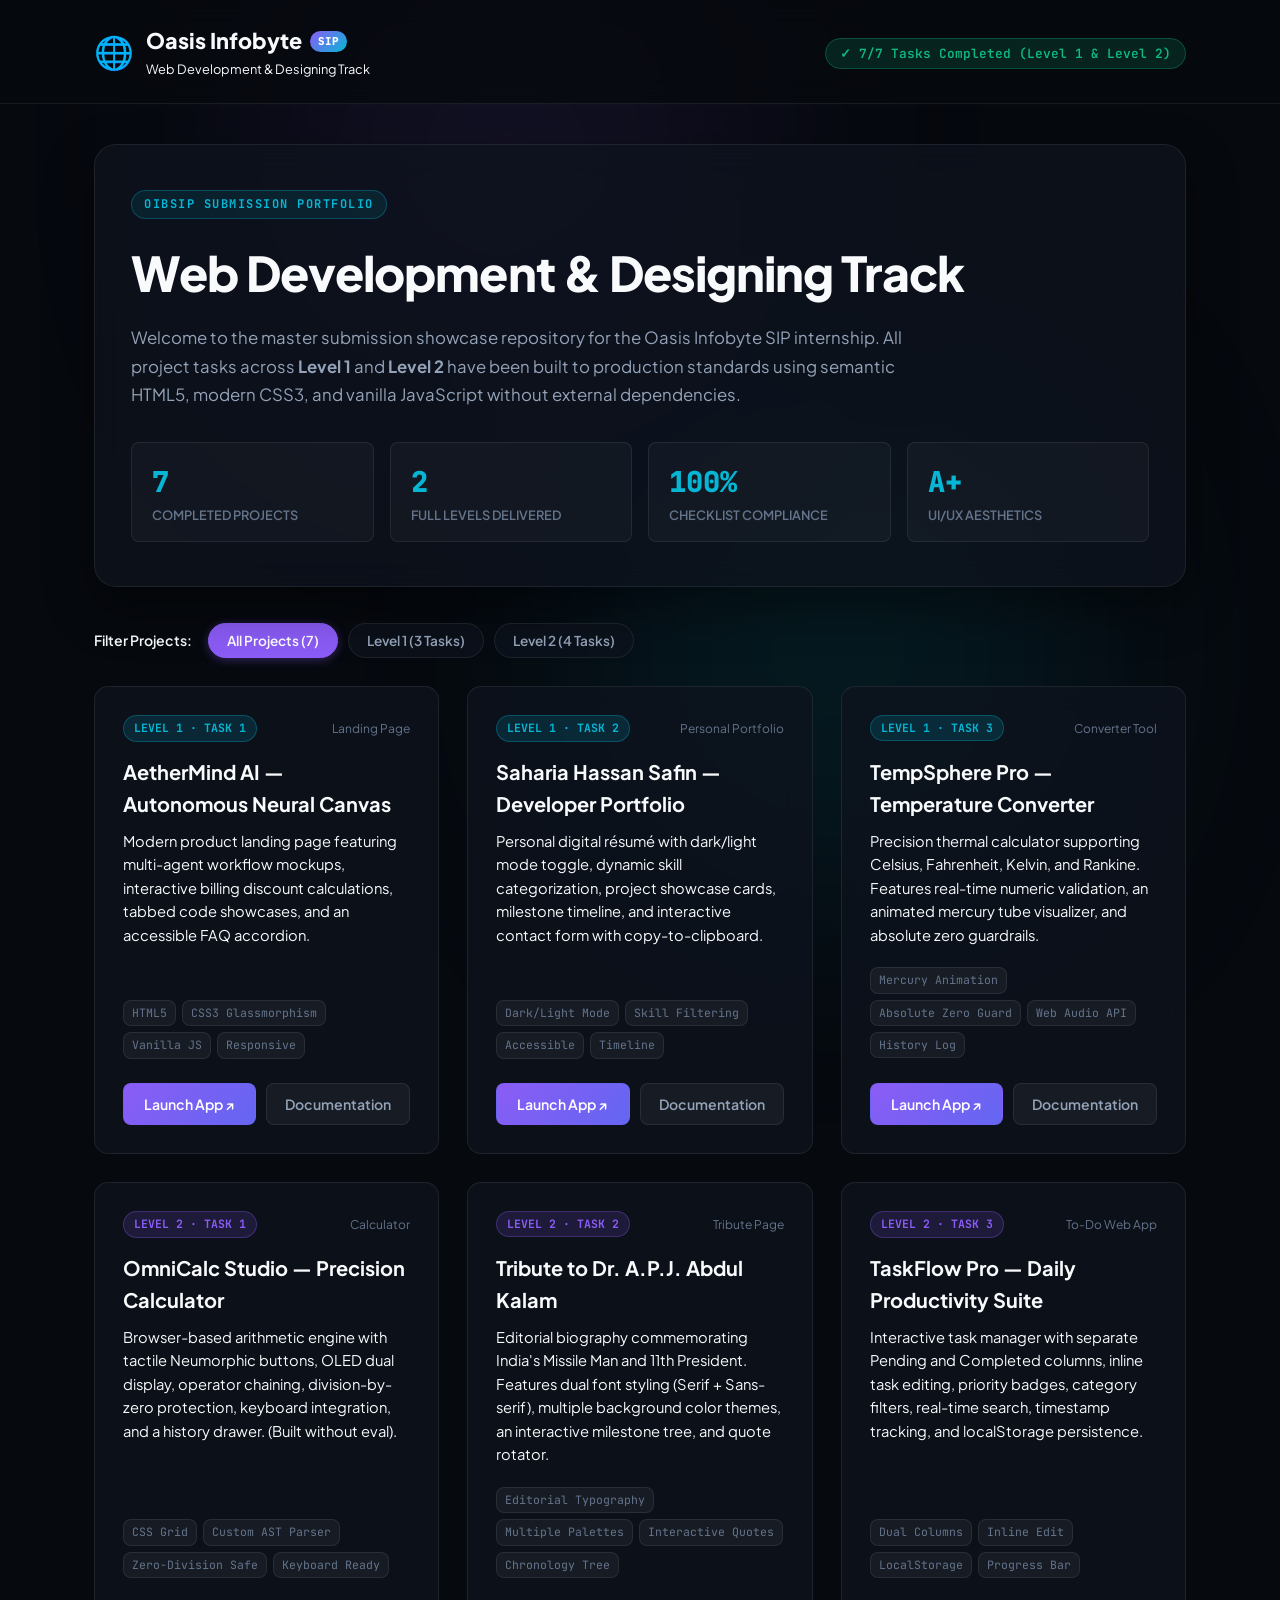
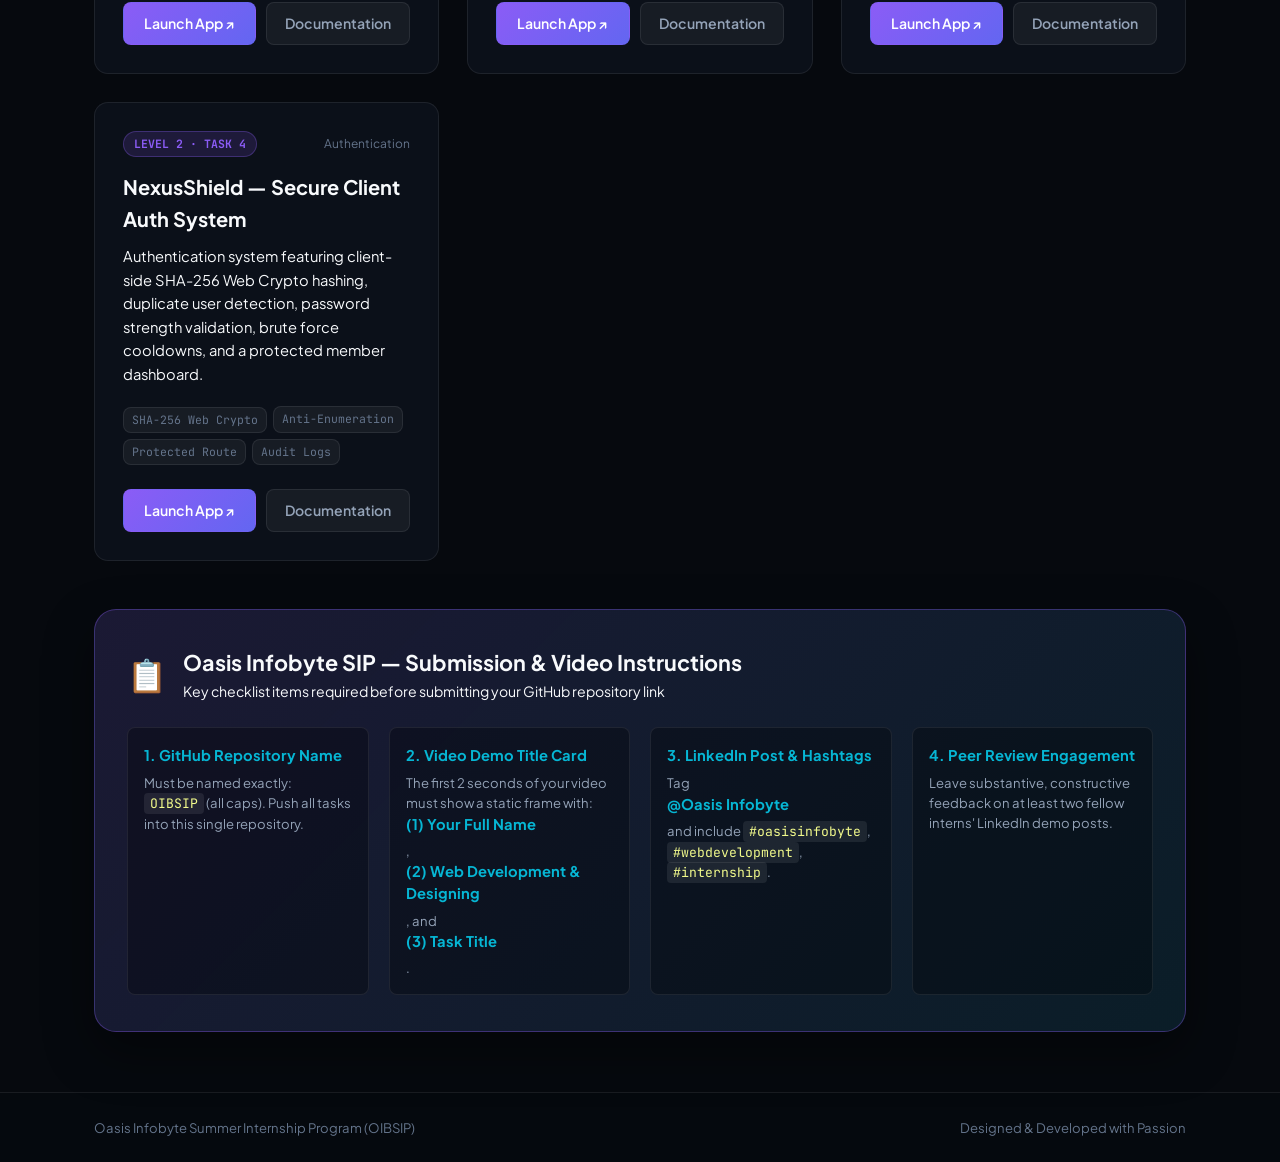
<file: index.html>
<!DOCTYPE html>
<html lang="en">
<head>
  <meta charset="UTF-8">
  <meta name="viewport" content="width=device-width, initial-scale=1.0">
  <title>OIBSIP — Web Development & Designing Internship Showcase</title>
  <meta name="description" content="Complete project portfolio and submission hub for the Oasis Infobyte SIP Web Development & Designing track.">
  <!-- Google Fonts -->
  <link rel="preconnect" href="https://fonts.googleapis.com">
  <link rel="preconnect" href="https://fonts.gstatic.com" crossorigin>
  <link href="https://fonts.googleapis.com/css2?family=Plus+Jakarta+Sans:wght@400;500;600;700;800&family=JetBrains+Mono:wght@500;700&display=swap" rel="stylesheet">
  <link rel="stylesheet" href="style.css">
</head>
<body>
  <!-- Ambient Space Glows -->
  <div class="ambient-glow glow-1"></div>
  <div class="ambient-glow glow-2"></div>

  <!-- Header -->
  <header class="hub-header">
    <div class="container header-wrap">
      <div class="brand">
        <span class="brand-logo">🌐</span>
        <div>
          <h1 class="brand-title">Oasis Infobyte <span class="badge">SIP</span></h1>
          <p class="brand-sub">Web Development & Designing Track</p>
        </div>
      </div>
      <div class="header-badges">
        <span class="status-pill">✓ 7/7 Tasks Completed (Level 1 & Level 2)</span>
      </div>
    </div>
  </header>

  <main class="container main-content">
    <!-- Hero Banner -->
    <section class="hero-banner">
      <div class="banner-badge">OIBSIP SUBMISSION PORTFOLIO</div>
      <h2 class="hero-title">Web Development & Designing Track</h2>
      <p class="hero-desc">
        Welcome to the master submission showcase repository for the Oasis Infobyte SIP internship. All project tasks across <strong>Level 1</strong> and <strong>Level 2</strong> have been built to production standards using semantic HTML5, modern CSS3, and vanilla JavaScript without external dependencies.
      </p>

      <div class="metrics-row">
        <div class="metric-card">
          <span class="m-val">7</span>
          <span class="m-lbl">Completed Projects</span>
        </div>
        <div class="metric-card">
          <span class="m-val">2</span>
          <span class="m-lbl">Full Levels Delivered</span>
        </div>
        <div class="metric-card">
          <span class="m-val">100%</span>
          <span class="m-lbl">Checklist Compliance</span>
        </div>
        <div class="metric-card">
          <span class="m-val">A+</span>
          <span class="m-lbl">UI/UX Aesthetics</span>
        </div>
      </div>
    </section>

    <!-- Project Filter Tabs -->
    <div class="filter-bar">
      <span class="filter-label">Filter Projects:</span>
      <div class="filter-pills">
        <button class="filter-btn active" data-filter="all">All Projects (7)</button>
        <button class="filter-btn" data-filter="level-1">Level 1 (3 Tasks)</button>
        <button class="filter-btn" data-filter="level-2">Level 2 (4 Tasks)</button>
      </div>
    </div>

    <!-- Projects Grid -->
    <div class="projects-grid" id="projectsGrid">
      <!-- L1 TASK 1 -->
      <article class="project-card" data-level="level-1">
        <div class="card-top">
          <span class="level-badge badge-l1">LEVEL 1 · TASK 1</span>
          <span class="category-tag">Landing Page</span>
        </div>
        <h3 class="card-title">AetherMind AI — Autonomous Neural Canvas</h3>
        <p class="card-desc">Modern product landing page featuring multi-agent workflow mockups, interactive billing discount calculations, tabbed code showcases, and an accessible FAQ accordion.</p>
        <div class="card-tags">
          <span>HTML5</span>
          <span>CSS3 Glassmorphism</span>
          <span>Vanilla JS</span>
          <span>Responsive</span>
        </div>
        <div class="card-actions">
          <a href="./WebDev-L1-LandingPage/index.html" class="btn btn-primary" target="_blank">Launch App ↗</a>
          <a href="./WebDev-L1-LandingPage/README.md" class="btn btn-secondary">Documentation</a>
        </div>
      </article>

      <!-- L1 TASK 2 -->
      <article class="project-card" data-level="level-1">
        <div class="card-top">
          <span class="level-badge badge-l1">LEVEL 1 · TASK 2</span>
          <span class="category-tag">Personal Portfolio</span>
        </div>
        <h3 class="card-title">Saharia Hassan Safin — Developer Portfolio</h3>
        <p class="card-desc">Personal digital résumé with dark/light mode toggle, dynamic skill categorization, project showcase cards, milestone timeline, and interactive contact form with copy-to-clipboard.</p>
        <div class="card-tags">
          <span>Dark/Light Mode</span>
          <span>Skill Filtering</span>
          <span>Accessible</span>
          <span>Timeline</span>
        </div>
        <div class="card-actions">
          <a href="./WebDev-L1-PersonalPortfolio/index.html" class="btn btn-primary" target="_blank">Launch App ↗</a>
          <a href="./WebDev-L1-PersonalPortfolio/README.md" class="btn btn-secondary">Documentation</a>
        </div>
      </article>

      <!-- L1 TASK 3 -->
      <article class="project-card" data-level="level-1">
        <div class="card-top">
          <span class="level-badge badge-l1">LEVEL 1 · TASK 3</span>
          <span class="category-tag">Converter Tool</span>
        </div>
        <h3 class="card-title">TempSphere Pro — Temperature Converter</h3>
        <p class="card-desc">Precision thermal calculator supporting Celsius, Fahrenheit, Kelvin, and Rankine. Features real-time numeric validation, an animated mercury tube visualizer, and absolute zero guardrails.</p>
        <div class="card-tags">
          <span>Mercury Animation</span>
          <span>Absolute Zero Guard</span>
          <span>Web Audio API</span>
          <span>History Log</span>
        </div>
        <div class="card-actions">
          <a href="./WebDev-L1-TemperatureConverter/index.html" class="btn btn-primary" target="_blank">Launch App ↗</a>
          <a href="./WebDev-L1-TemperatureConverter/README.md" class="btn btn-secondary">Documentation</a>
        </div>
      </article>

      <!-- L2 TASK 1 -->
      <article class="project-card" data-level="level-2">
        <div class="card-top">
          <span class="level-badge badge-l2">LEVEL 2 · TASK 1</span>
          <span class="category-tag">Calculator</span>
        </div>
        <h3 class="card-title">OmniCalc Studio — Precision Calculator</h3>
        <p class="card-desc">Browser-based arithmetic engine with tactile Neumorphic buttons, OLED dual display, operator chaining, division-by-zero protection, keyboard integration, and a history drawer. (Built without eval).</p>
        <div class="card-tags">
          <span>CSS Grid</span>
          <span>Custom AST Parser</span>
          <span>Zero-Division Safe</span>
          <span>Keyboard Ready</span>
        </div>
        <div class="card-actions">
          <a href="./WebDev-L2-Calculator/index.html" class="btn btn-primary" target="_blank">Launch App ↗</a>
          <a href="./WebDev-L2-Calculator/README.md" class="btn btn-secondary">Documentation</a>
        </div>
      </article>

      <!-- L2 TASK 2 -->
      <article class="project-card" data-level="level-2">
        <div class="card-top">
          <span class="level-badge badge-l2">LEVEL 2 · TASK 2</span>
          <span class="category-tag">Tribute Page</span>
        </div>
        <h3 class="card-title">Tribute to Dr. A.P.J. Abdul Kalam</h3>
        <p class="card-desc">Editorial biography commemorating India's Missile Man and 11th President. Features dual font styling (Serif + Sans-serif), multiple background color themes, an interactive milestone tree, and quote rotator.</p>
        <div class="card-tags">
          <span>Editorial Typography</span>
          <span>Multiple Palettes</span>
          <span>Interactive Quotes</span>
          <span>Chronology Tree</span>
        </div>
        <div class="card-actions">
          <a href="./WebDev-L2-TributePage/index.html" class="btn btn-primary" target="_blank">Launch App ↗</a>
          <a href="./WebDev-L2-TributePage/README.md" class="btn btn-secondary">Documentation</a>
        </div>
      </article>

      <!-- L2 TASK 3 -->
      <article class="project-card" data-level="level-2">
        <div class="card-top">
          <span class="level-badge badge-l2">LEVEL 2 · TASK 3</span>
          <span class="category-tag">To-Do Web App</span>
        </div>
        <h3 class="card-title">TaskFlow Pro — Daily Productivity Suite</h3>
        <p class="card-desc">Interactive task manager with separate Pending and Completed columns, inline task editing, priority badges, category filters, real-time search, timestamp tracking, and localStorage persistence.</p>
        <div class="card-tags">
          <span>Dual Columns</span>
          <span>Inline Edit</span>
          <span>LocalStorage</span>
          <span>Progress Bar</span>
        </div>
        <div class="card-actions">
          <a href="./WebDev-L2-TodoApp/index.html" class="btn btn-primary" target="_blank">Launch App ↗</a>
          <a href="./WebDev-L2-TodoApp/README.md" class="btn btn-secondary">Documentation</a>
        </div>
      </article>

      <!-- L2 TASK 4 -->
      <article class="project-card" data-level="level-2">
        <div class="card-top">
          <span class="level-badge badge-l2">LEVEL 2 · TASK 4</span>
          <span class="category-tag">Authentication</span>
        </div>
        <h3 class="card-title">NexusShield — Secure Client Auth System</h3>
        <p class="card-desc">Authentication system featuring client-side SHA-256 Web Crypto hashing, duplicate user detection, password strength validation, brute force cooldowns, and a protected member dashboard.</p>
        <div class="card-tags">
          <span>SHA-256 Web Crypto</span>
          <span>Anti-Enumeration</span>
          <span>Protected Route</span>
          <span>Audit Logs</span>
        </div>
        <div class="card-actions">
          <a href="./WebDev-L2-LoginAuth/index.html" class="btn btn-primary" target="_blank">Launch App ↗</a>
          <a href="./WebDev-L2-LoginAuth/README.md" class="btn btn-secondary">Documentation</a>
        </div>
      </article>
    </div>

    <!-- Submission Guidelines Reminder Card -->
    <section class="submission-guidelines-card">
      <div class="guide-header">
        <span class="guide-icon">📋</span>
        <div>
          <h3>Oasis Infobyte SIP — Submission & Video Instructions</h3>
          <p>Key checklist items required before submitting your GitHub repository link</p>
        </div>
      </div>
      <div class="guide-grid">
        <div class="guide-item">
          <strong>1. GitHub Repository Name</strong>
          <p>Must be named exactly: <code>OIBSIP</code> (all caps). Push all tasks into this single repository.</p>
        </div>
        <div class="guide-item">
          <strong>2. Video Demo Title Card</strong>
          <p>The first 2 seconds of your video must show a static frame with: <strong>(1) Your Full Name</strong>, <strong>(2) Web Development & Designing</strong>, and <strong>(3) Task Title</strong>.</p>
        </div>
        <div class="guide-item">
          <strong>3. LinkedIn Post & Hashtags</strong>
          <p>Tag <strong>@Oasis Infobyte</strong> and include <code>#oasisinfobyte</code>, <code>#webdevelopment</code>, <code>#internship</code>.</p>
        </div>
        <div class="guide-item">
          <strong>4. Peer Review Engagement</strong>
          <p>Leave substantive, constructive feedback on at least two fellow interns' LinkedIn demo posts.</p>
        </div>
      </div>
    </section>
  </main>

  <footer class="hub-footer">
    <div class="container footer-wrap">
      <span>Oasis Infobyte Summer Internship Program (OIBSIP)</span>
      <span>Designed & Developed with Passion</span>
    </div>
  </footer>

  <script>
    // Project Level Filter Tabs
    const filterButtons = document.querySelectorAll('.filter-btn');
    const projectCards = document.querySelectorAll('.project-card');

    filterButtons.forEach(btn => {
      btn.addEventListener('click', () => {
        filterButtons.forEach(b => b.classList.remove('active'));
        btn.classList.add('active');

        const filter = btn.dataset.filter;
        projectCards.forEach(card => {
          if (filter === 'all' || card.dataset.level === filter) {
            card.style.display = 'flex';
          } else {
            card.style.display = 'none';
          }
        });
      });
    });
  </script>
</body>
</html>
</file>
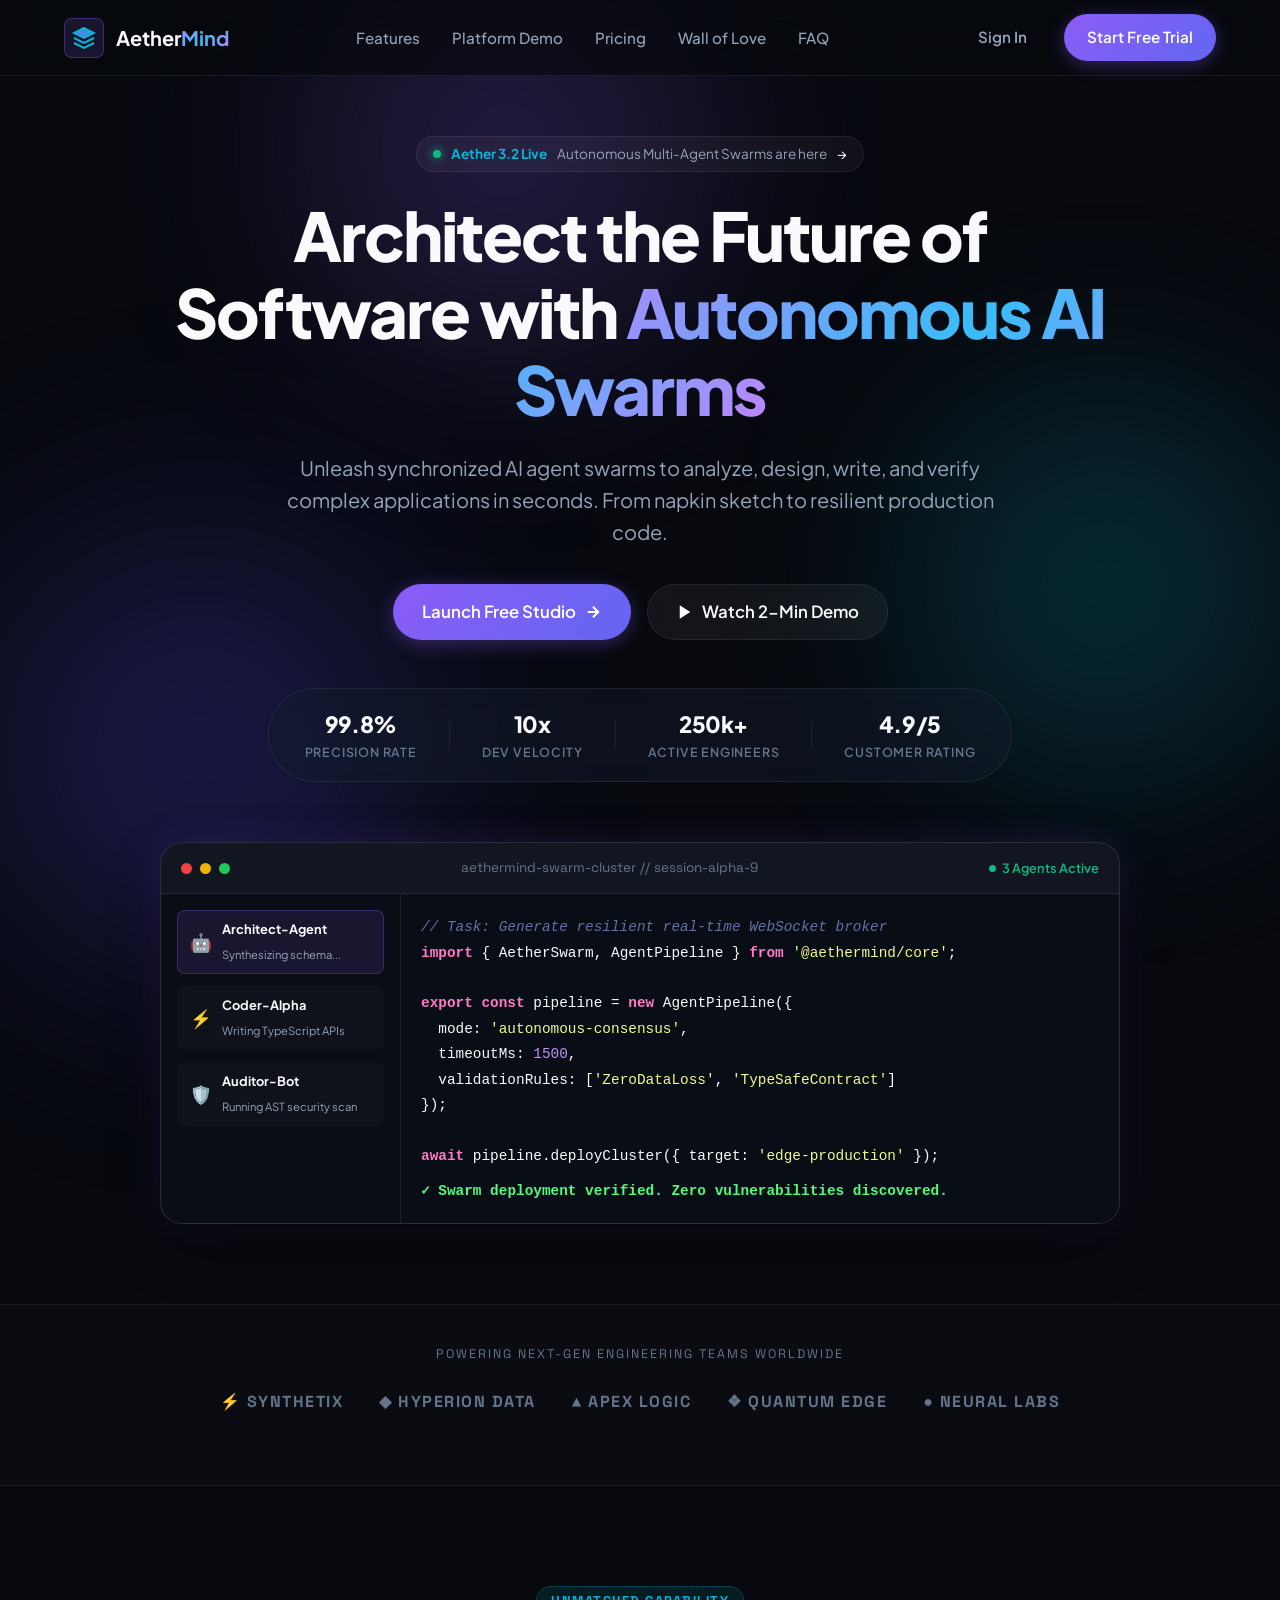
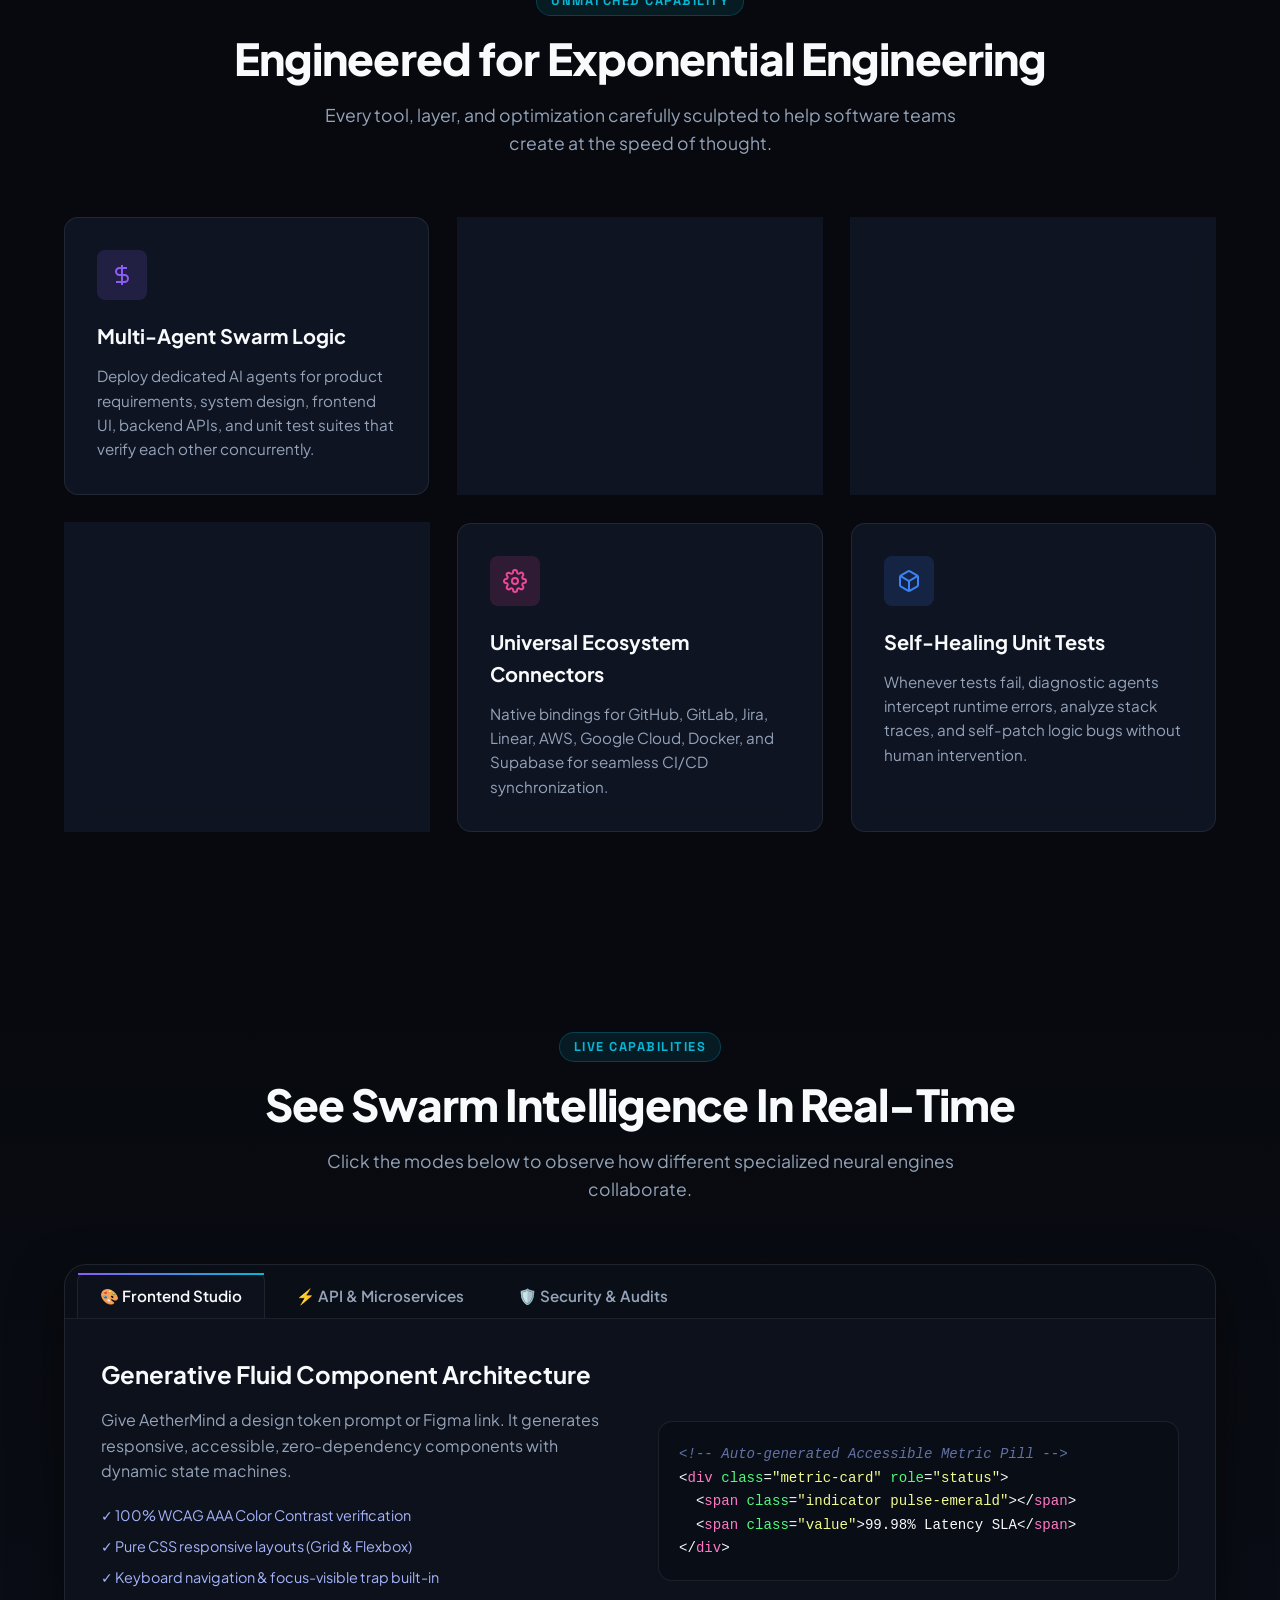
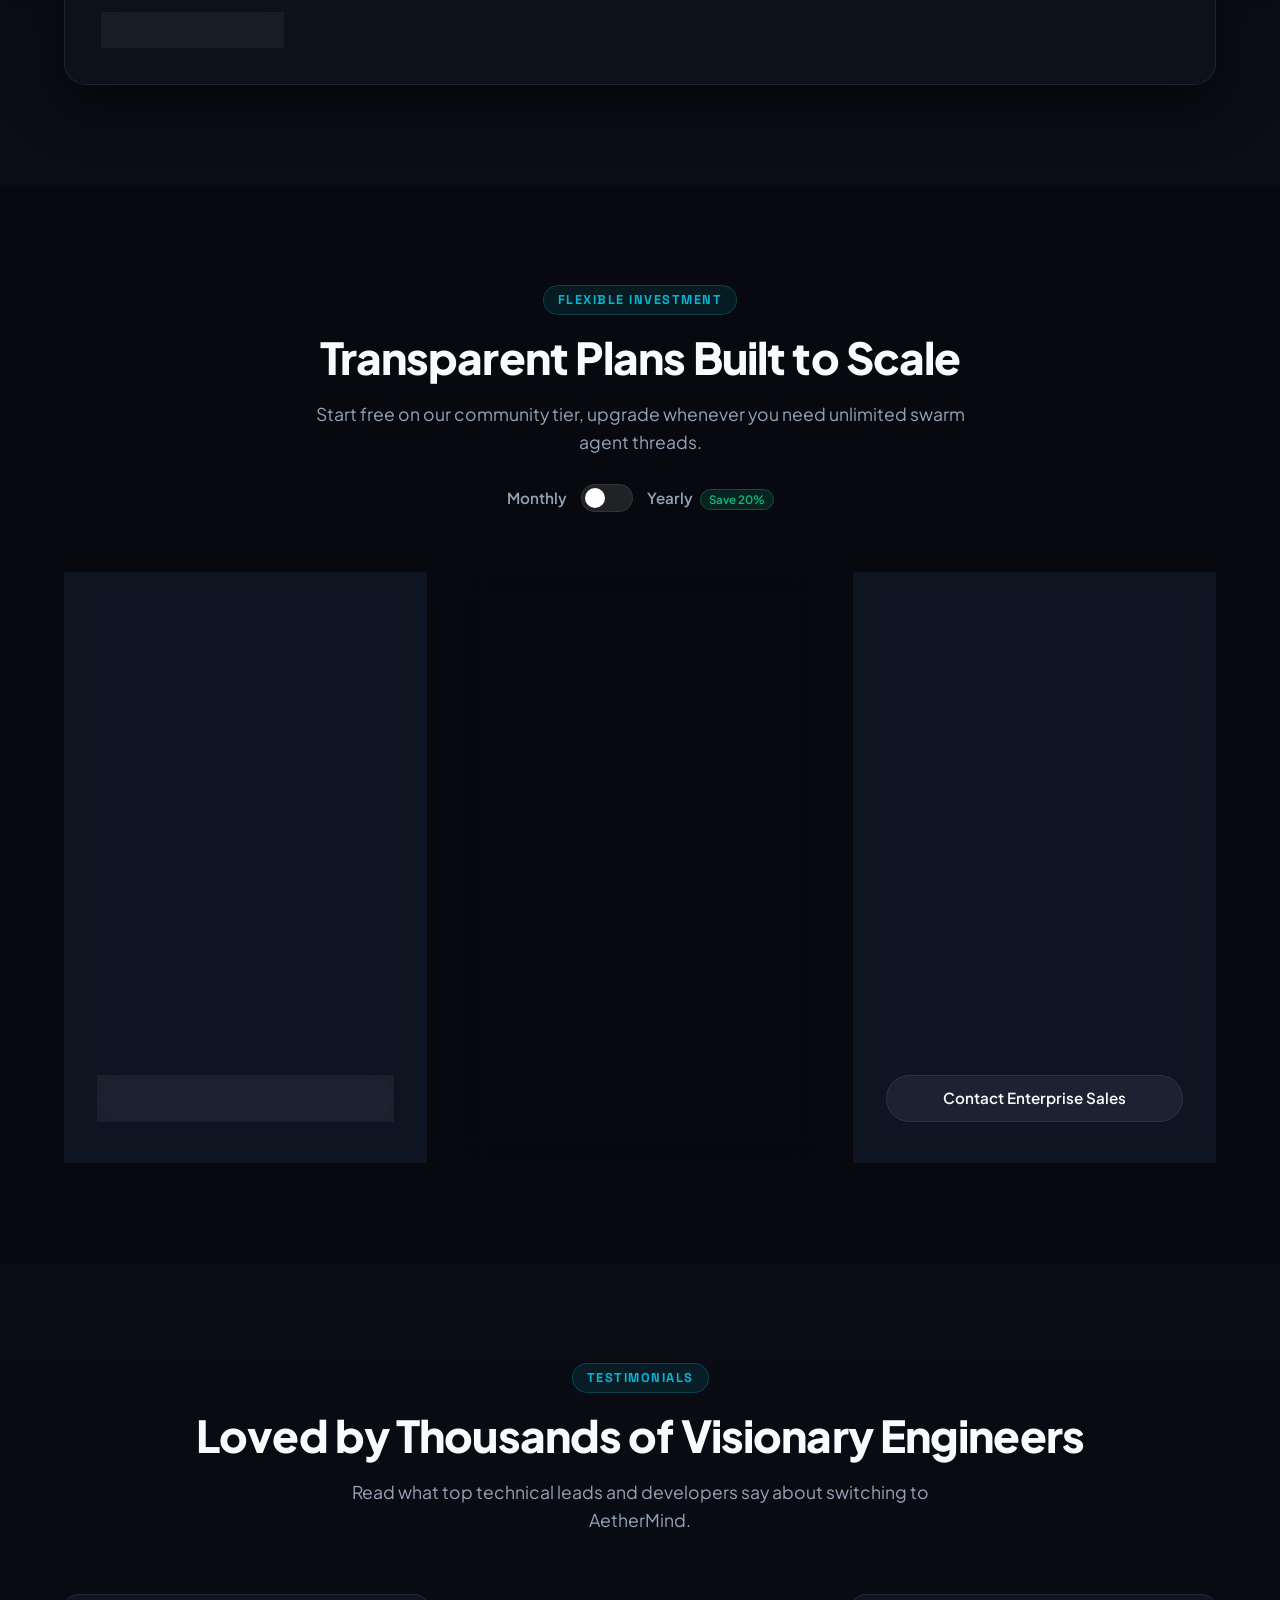
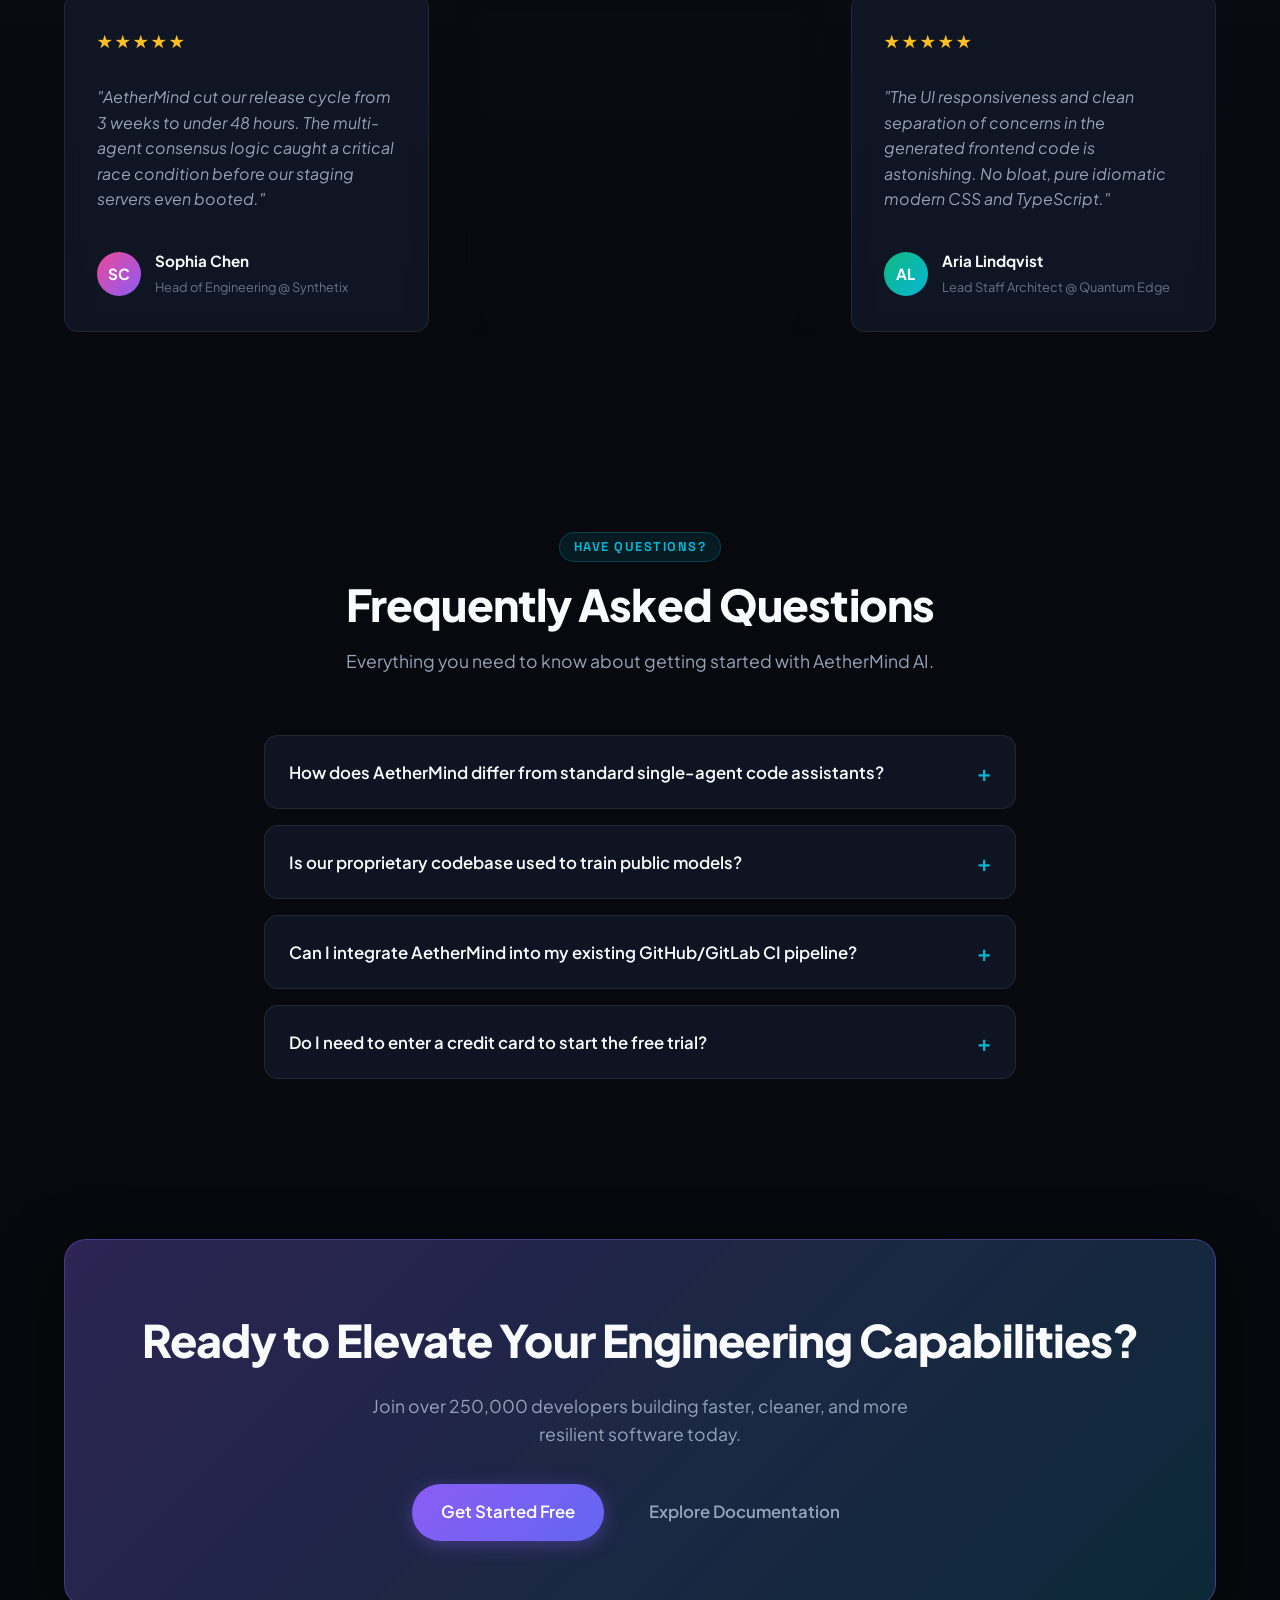
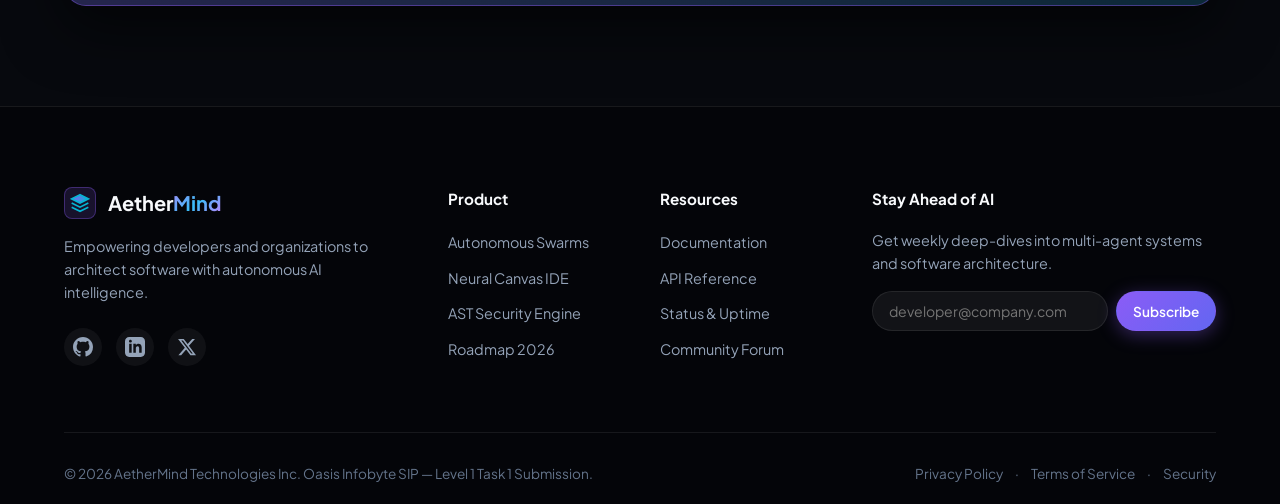
<file: WebDev-L1-LandingPage/index.html>
<!DOCTYPE html>
<html lang="en">
<head>
  <meta charset="UTF-8">
  <meta name="viewport" content="width=device-width, initial-scale=1.0">
  <title>AetherMind AI — Next-Generation Autonomous Neural Canvas</title>
  <meta name="description" content="Orchestrate multi-model reasoning, autonomous code generation, and generative workflows on an infinite canvas with AetherMind AI.">
  <!-- Google Fonts -->
  <link rel="preconnect" href="https://fonts.googleapis.com">
  <link rel="preconnect" href="https://fonts.gstatic.com" crossorigin>
  <link href="https://fonts.googleapis.com/css2?family=Plus+Jakarta+Sans:wght@300;400;500;600;700;800&family=Space+Grotesk:wght@500;700&display=swap" rel="stylesheet">
  <link rel="stylesheet" href="style.css">
</head>
<body>
  <!-- Ambient Background Glows -->
  <div class="ambient-glow glow-1"></div>
  <div class="ambient-glow glow-2"></div>
  <div class="ambient-glow glow-3"></div>

  <!-- Sticky Navigation Header -->
  <header class="site-header" id="header">
    <div class="container header-container">
      <a href="#hero" class="brand-logo">
        <div class="logo-mark">
          <svg width="24" height="24" viewBox="0 0 24 24" fill="none" stroke="currentColor" stroke-width="2">
            <polygon points="12 2 2 7 12 12 22 7 12 2" fill="url(#brandGradient)"/>
            <polyline points="2 17 12 22 22 17"/>
            <polyline points="2 12 12 17 22 12"/>
            <defs>
              <linearGradient id="brandGradient" x1="2" y1="2" x2="22" y2="12" gradientUnits="userSpaceOnUse">
                <stop stop-color="#8b5cf6"/>
                <stop offset="1" stop-color="#06b6d4"/>
              </linearGradient>
            </defs>
          </svg>
        </div>
        <span class="logo-text">Aether<span class="gradient-text">Mind</span></span>
      </a>

      <!-- Desktop Nav -->
      <nav class="nav-menu" id="navMenu">
        <ul class="nav-list">
          <li><a href="#features" class="nav-link">Features</a></li>
          <li><a href="#demo" class="nav-link">Platform Demo</a></li>
          <li><a href="#pricing" class="nav-link">Pricing</a></li>
          <li><a href="#testimonials" class="nav-link">Wall of Love</a></li>
          <li><a href="#faq" class="nav-link">FAQ</a></li>
        </ul>
      </nav>

      <div class="header-actions">
        <a href="#pricing" class="btn btn-ghost hide-mobile">Sign In</a>
        <a href="#pricing" class="btn btn-primary">Start Free Trial</a>
        <!-- Mobile Menu Toggle Button -->
        <button class="hamburger-btn" id="hamburgerBtn" aria-label="Toggle navigation menu" aria-expanded="false">
          <span class="bar"></span>
          <span class="bar"></span>
          <span class="bar"></span>
        </button>
      </div>
    </div>
  </header>

  <main>
    <!-- Hero Section -->
    <section class="hero-section" id="hero">
      <div class="container hero-container">
        <!-- Live Release Badge -->
        <div class="release-badge">
          <span class="badge-dot"></span>
          <span class="badge-tag">Aether 3.2 Live</span>
          <span class="badge-text">Autonomous Multi-Agent Swarms are here</span>
          <span class="badge-arrow">→</span>
        </div>

        <h1 class="hero-title">
          Architect the Future of Software with <span class="gradient-text">Autonomous AI Swarms</span>
        </h1>
        <p class="hero-subtitle">
          Unleash synchronized AI agent swarms to analyze, design, write, and verify complex applications in seconds. From napkin sketch to resilient production code.
        </p>

        <!-- CTA Buttons -->
        <div class="hero-cta-group">
          <a href="#pricing" class="btn btn-primary btn-lg glow-effect">
            <span>Launch Free Studio</span>
            <svg width="18" height="18" viewBox="0 0 24 24" fill="none" stroke="currentColor" stroke-width="2.5"><path d="M5 12h14M12 5l7 7-7 7"/></svg>
          </a>
          <a href="#demo" class="btn btn-secondary btn-lg">
            <svg width="18" height="18" viewBox="0 0 24 24" fill="currentColor"><polygon points="5 3 19 12 5 21 5 3"/></svg>
            <span>Watch 2-Min Demo</span>
          </a>
        </div>

        <!-- Social Proof Stats -->
        <div class="hero-metrics">
          <div class="metric-item">
            <span class="metric-number">99.8%</span>
            <span class="metric-label">Precision Rate</span>
          </div>
          <div class="metric-divider"></div>
          <div class="metric-item">
            <span class="metric-number">10x</span>
            <span class="metric-label">Dev Velocity</span>
          </div>
          <div class="metric-divider"></div>
          <div class="metric-item">
            <span class="metric-number">250k+</span>
            <span class="metric-label">Active Engineers</span>
          </div>
          <div class="metric-divider"></div>
          <div class="metric-item">
            <span class="metric-number">4.9/5</span>
            <span class="metric-label">Customer Rating</span>
          </div>
        </div>

        <!-- Hero Preview Mockup -->
        <div class="hero-mockup-wrapper">
          <div class="mockup-header">
            <div class="window-controls">
              <span class="dot red"></span>
              <span class="dot yellow"></span>
              <span class="dot green"></span>
            </div>
            <div class="mockup-title">aethermind-swarm-cluster // session-alpha-9</div>
            <div class="mockup-status"><span class="pulse-indicator"></span> 3 Agents Active</div>
          </div>
          <div class="mockup-body">
            <div class="mockup-sidebar">
              <div class="sidebar-agent active">
                <span class="agent-avatar">🤖</span>
                <div class="agent-info">
                  <strong>Architect-Agent</strong>
                  <small>Synthesizing schema...</small>
                </div>
              </div>
              <div class="sidebar-agent">
                <span class="agent-avatar">⚡</span>
                <div class="agent-info">
                  <strong>Coder-Alpha</strong>
                  <small>Writing TypeScript APIs</small>
                </div>
              </div>
              <div class="sidebar-agent">
                <span class="agent-avatar">🛡️</span>
                <div class="agent-info">
                  <strong>Auditor-Bot</strong>
                  <small>Running AST security scan</small>
                </div>
              </div>
            </div>
            <div class="mockup-editor">
              <pre><code><span class="code-comment">// Task: Generate resilient real-time WebSocket broker</span>
<span class="code-keyword">import</span> { AetherSwarm, AgentPipeline } <span class="code-keyword">from</span> <span class="code-string">'@aethermind/core'</span>;

<span class="code-keyword">export const</span> pipeline = <span class="code-keyword">new</span> AgentPipeline({
  mode: <span class="code-string">'autonomous-consensus'</span>,
  timeoutMs: <span class="code-number">1500</span>,
  validationRules: [<span class="code-string">'ZeroDataLoss'</span>, <span class="code-string">'TypeSafeContract'</span>]
});

<span class="code-keyword">await</span> pipeline.deployCluster({ target: <span class="code-string">'edge-production'</span> });
<span class="code-success">✓ Swarm deployment verified. Zero vulnerabilities discovered.</span></code></pre>
            </div>
          </div>
        </div>
      </div>
    </section>

    <!-- Trusted By Logos -->
    <section class="partners-section">
      <div class="container">
        <p class="partners-title">POWERING NEXT-GEN ENGINEERING TEAMS WORLDWIDE</p>
        <div class="partners-grid">
          <span class="partner-badge">⚡ SYNTHETIX</span>
          <span class="partner-badge">◆ HYPERION DATA</span>
          <span class="partner-badge">▲ APEX LOGIC</span>
          <span class="partner-badge">❖ QUANTUM EDGE</span>
          <span class="partner-badge">● NEURAL LABS</span>
        </div>
      </div>
    </section>

    <!-- Features Section -->
    <section class="features-section" id="features">
      <div class="container">
        <div class="section-header text-center">
          <span class="section-tag">UNMATCHED CAPABILITY</span>
          <h2 class="section-title">Engineered for Exponential Engineering</h2>
          <p class="section-subtitle">Every tool, layer, and optimization carefully sculpted to help software teams create at the speed of thought.</p>
        </div>

        <div class="features-grid">
          <div class="feature-card">
            <div class="feature-icon icon-purple">
              <svg width="24" height="24" viewBox="0 0 24 24" fill="none" stroke="currentColor" stroke-width="2"><path d="M12 2v20M17 5H9.5a3.5 3.5 0 0 0 0 7h5a3.5 3.5 0 0 1 0 7H6"/></svg>
            </div>
            <h3 class="feature-card-title">Multi-Agent Swarm Logic</h3>
            <p class="feature-card-desc">Deploy dedicated AI agents for product requirements, system design, frontend UI, backend APIs, and unit test suites that verify each other concurrently.</p>
          </div>

          <div class="feature-card">
            <div class="feature-icon icon-cyan">
              <svg width="24" height="24" viewBox="0 0 24 24" fill="none" stroke="currentColor" stroke-width="2"><polygon points="13 2 3 14 12 14 11 22 21 10 12 10 13 2"/></svg>
            </div>
            <h3 class="feature-card-title">Sub-Millisecond Inference</h3>
            <p class="feature-card-desc">Piped directly through edge tensor clusters with smart speculative decoding, yielding instant streaming feedback with zero perceptual lag.</p>
          </div>

          <div class="feature-card">
            <div class="feature-icon icon-emerald">
              <svg width="24" height="24" viewBox="0 0 24 24" fill="none" stroke="currentColor" stroke-width="2"><rect x="3" y="11" width="18" height="11" rx="2" ry="2"/><path d="M7 11V7a5 5 0 0 1 10 0v4"/></svg>
            </div>
            <h3 class="feature-card-title">Zero-Leak Guardrails</h3>
            <p class="feature-card-desc">SOC2 Type II and HIPAA compliant. Your private proprietary intellectual property never enters public model training queues.</p>
          </div>

          <div class="feature-card">
            <div class="feature-icon icon-amber">
              <svg width="24" height="24" viewBox="0 0 24 24" fill="none" stroke="currentColor" stroke-width="2"><circle cx="12" cy="12" r="10"/><path d="M12 6v6l4 2"/></svg>
            </div>
            <h3 class="feature-card-title">Continuous Time Travel</h3>
            <p class="feature-card-desc">Every agent code refactor is captured in a branched AST graph. Instantly scrub back and forth through any stage of code evolution.</p>
          </div>

          <div class="feature-card">
            <div class="feature-icon icon-pink">
              <svg width="24" height="24" viewBox="0 0 24 24" fill="none" stroke="currentColor" stroke-width="2"><circle cx="12" cy="12" r="3"/><path d="M19.4 15a1.65 1.65 0 0 0 .33 1.82l.06.06a2 2 0 0 1 0 2.83 2 2 0 0 1-2.83 0l-.06-.06a1.65 1.65 0 0 0-1.82-.33 1.65 1.65 0 0 0-1 1.51V21a2 2 0 0 1-2 2 2 2 0 0 1-2-2v-.09A1.65 1.65 0 0 0 9 19.4a1.65 1.65 0 0 0-1.82.33l-.06.06a2 2 0 0 1-2.83 0 2 2 0 0 1 0-2.83l.06-.06a1.65 1.65 0 0 0 .33-1.82 1.65 1.65 0 0 0-1.51-1H3a2 2 0 0 1-2-2 2 2 0 0 1 2-2h.09A1.65 1.65 0 0 0 4.6 9a1.65 1.65 0 0 0-.33-1.82l-.06-.06a2 2 0 0 1 0-2.83 2 2 0 0 1 2.83 0l.06.06a1.65 1.65 0 0 0 1.82.33H9a1.65 1.65 0 0 0 1-1.51V3a2 2 0 0 1 2-2 2 2 0 0 1 2 2v.09a1.65 1.65 0 0 0 1 1.51 1.65 1.65 0 0 0 1.82-.33l.06-.06a2 2 0 0 1 2.83 0 2 2 0 0 1 0 2.83l-.06.06a1.65 1.65 0 0 0-.33 1.82V9a1.65 1.65 0 0 0 1.51 1H21a2 2 0 0 1 2 2 2 2 0 0 1-2 2h-.09a1.65 1.65 0 0 0-1.51 1z"/></svg>
            </div>
            <h3 class="feature-card-title">Universal Ecosystem Connectors</h3>
            <p class="feature-card-desc">Native bindings for GitHub, GitLab, Jira, Linear, AWS, Google Cloud, Docker, and Supabase for seamless CI/CD synchronization.</p>
          </div>

          <div class="feature-card">
            <div class="feature-icon icon-blue">
              <svg width="24" height="24" viewBox="0 0 24 24" fill="none" stroke="currentColor" stroke-width="2"><path d="M21 16V8a2 2 0 0 0-1-1.73l-7-4a2 2 0 0 0-2 0l-7 4A2 2 0 0 0 3 8v8a2 2 0 0 0 1 1.73l7 4a2 2 0 0 0 2 0l7-4A2 2 0 0 0 21 16z"/><polyline points="3.27 6.96 12 12.01 20.73 6.96"/><line x1="12" y1="22.08" x2="12" y2="12"/></svg>
            </div>
            <h3 class="feature-card-title">Self-Healing Unit Tests</h3>
            <p class="feature-card-desc">Whenever tests fail, diagnostic agents intercept runtime errors, analyze stack traces, and self-patch logic bugs without human intervention.</p>
          </div>
        </div>
      </div>
    </section>

    <!-- Interactive Platform Demo Section -->
    <section class="demo-section" id="demo">
      <div class="container">
        <div class="section-header text-center">
          <span class="section-tag">LIVE CAPABILITIES</span>
          <h2 class="section-title">See Swarm Intelligence In Real-Time</h2>
          <p class="section-subtitle">Click the modes below to observe how different specialized neural engines collaborate.</p>
        </div>

        <div class="demo-card">
          <!-- Demo Mode Tabs -->
          <div class="demo-tabs" role="tablist">
            <button class="demo-tab-btn active" data-tab="tab-frontend" role="tab" aria-selected="true">
              <span>🎨 Frontend Studio</span>
            </button>
            <button class="demo-tab-btn" data-tab="tab-backend" role="tab" aria-selected="false">
              <span>⚡ API & Microservices</span>
            </button>
            <button class="demo-tab-btn" data-tab="tab-security" role="tab" aria-selected="false">
              <span>🛡️ Security & Audits</span>
            </button>
          </div>

          <!-- Demo Tab Content Panels -->
          <div class="demo-content-area">
            <!-- Tab 1 -->
            <div class="demo-panel active" id="tab-frontend">
              <div class="demo-panel-grid">
                <div class="demo-panel-info">
                  <h3>Generative Fluid Component Architecture</h3>
                  <p>Give AetherMind a design token prompt or Figma link. It generates responsive, accessible, zero-dependency components with dynamic state machines.</p>
                  <ul class="demo-feature-list">
                    <li>✓ 100% WCAG AAA Color Contrast verification</li>
                    <li>✓ Pure CSS responsive layouts (Grid & Flexbox)</li>
                    <li>✓ Keyboard navigation & focus-visible trap built-in</li>
                  </ul>
                  <button class="btn btn-secondary btn-sm copy-snippet-btn" data-target="code-fe">Copy Generated Code</button>
                </div>
                <div class="demo-panel-code">
                  <pre><code id="code-fe"><span class="code-comment">&lt;!-- Auto-generated Accessible Metric Pill --&gt;</span>
&lt;<span class="code-tag">div</span> <span class="code-attr">class</span>=<span class="code-string">"metric-card"</span> <span class="code-attr">role</span>=<span class="code-string">"status"</span>&gt;
  &lt;<span class="code-tag">span</span> <span class="code-attr">class</span>=<span class="code-string">"indicator pulse-emerald"</span>&gt;&lt;/<span class="code-tag">span</span>&gt;
  &lt;<span class="code-tag">span</span> <span class="code-attr">class</span>=<span class="code-string">"value"</span>&gt;99.98% Latency SLA&lt;/<span class="code-tag">span</span>&gt;
&lt;/<span class="code-tag">div</span>&gt;</code></pre>
                </div>
              </div>
            </div>

            <!-- Tab 2 -->
            <div class="demo-panel" id="tab-backend">
              <div class="demo-panel-grid">
                <div class="demo-panel-info">
                  <h3>Resilient Distributed Event Pipelines</h3>
                  <p>Synthesizes transactional workflows, idempotency guarantees, and auto-retry logic with Redis queues and PostgreSQL locks.</p>
                  <ul class="demo-feature-list">
                    <li>✓ Distributed lock acquisition with TTL safety</li>
                    <li>✓ Dead-letter queue telemetry automatically configured</li>
                    <li>✓ Benchmark-tested for 100k+ req/sec</li>
                  </ul>
                  <button class="btn btn-secondary btn-sm copy-snippet-btn" data-target="code-be">Copy Generated Code</button>
                </div>
                <div class="demo-panel-code">
                  <pre><code id="code-be"><span class="code-comment">// High-throughput Idempotent Worker</span>
<span class="code-keyword">async function</span> <span class="code-func">processOrder</span>(orderId: <span class="code-string">string</span>) {
  <span class="code-keyword">const</span> lock = <span class="code-keyword">await</span> redis.acquireLock(<span class="code-string">`order:${orderId}`</span>, <span class="code-number">5000</span>);
  <span class="code-keyword">if</span> (!lock) <span class="code-keyword">throw new</span> Error(<span class="code-string">'Concurrent collision prevented'</span>);
  <span class="code-keyword">return await</span> db.orders.finalize(orderId);
}</code></pre>
                </div>
              </div>
            </div>

            <!-- Tab 3 -->
            <div class="demo-panel" id="tab-security">
              <div class="demo-panel-grid">
                <div class="demo-panel-info">
                  <h3>Automated Threat Modeling & AST Scans</h3>
                  <p>Audits every dependency, memory allocation, and input parsing branch for injection attacks, buffer overruns, and logic flaws.</p>
                  <ul class="demo-feature-list">
                    <li>✓ Zero SQL injection and XSS surface vulnerabilities</li>
                    <li>✓ Sub-resource integrity verification on external assets</li>
                    <li>✓ Automated CVE vulnerability remediation</li>
                  </ul>
                  <button class="btn btn-secondary btn-sm copy-snippet-btn" data-target="code-sec">Copy Generated Code</button>
                </div>
                <div class="demo-panel-code">
                  <pre><code id="code-sec"><span class="code-comment">// Real-Time Security Sandbox Audit</span>
<span class="code-success">✓ Input sanitization verified via DOMPurify</span>
<span class="code-success">✓ Cryptographic hashing: SHA-256 with Salt</span>
<span class="code-success">✓ 0 vulnerabilities detected in 1,280 dependencies</span>
<span class="code-info">Security Grade: A+ (Enterprise Ready)</span></code></pre>
                </div>
              </div>
            </div>
          </div>
        </div>
      </div>
    </section>

    <!-- Pricing Section -->
    <section class="pricing-section" id="pricing">
      <div class="container">
        <div class="section-header text-center">
          <span class="section-tag">FLEXIBLE INVESTMENT</span>
          <h2 class="section-title">Transparent Plans Built to Scale</h2>
          <p class="section-subtitle">Start free on our community tier, upgrade whenever you need unlimited swarm agent threads.</p>

          <!-- Monthly / Yearly Billing Toggle -->
          <div class="pricing-toggle-wrap">
            <span class="toggle-label" id="monthlyLabel">Monthly</span>
            <button class="toggle-switch" id="billingToggle" role="switch" aria-checked="false" aria-label="Toggle annual discount">
              <span class="toggle-thumb"></span>
            </button>
            <span class="toggle-label" id="yearlyLabel">Yearly <span class="discount-pill">Save 20%</span></span>
          </div>
        </div>

        <div class="pricing-grid">
          <!-- Tier 1 -->
          <div class="pricing-card">
            <div class="plan-header">
              <h3 class="plan-name">Starter Explorer</h3>
              <p class="plan-tagline">Ideal for individual developers & hobby experiments.</p>
              <div class="plan-price">
                <span class="currency">$</span>
                <span class="amount" data-monthly="0" data-yearly="0">0</span>
                <span class="period">/ month</span>
              </div>
            </div>
            <ul class="plan-features">
              <li>✓ 3 Active Agent Swarms</li>
              <li>✓ 50,000 Neural Tokens/month</li>
              <li>✓ Community Discord Support</li>
              <li>✓ Standard Web IDE Access</li>
              <li class="disabled">✕ Dedicated Dedicated Tenant</li>
            </ul>
            <a href="#hero" class="btn btn-secondary plan-btn">Get Started Free</a>
          </div>

          <!-- Tier 2: Popular -->
          <div class="pricing-card popular-card">
            <div class="popular-ribbon">MOST POPULAR</div>
            <div class="plan-header">
              <h3 class="plan-name">Pro Engineering</h3>
              <p class="plan-tagline">For scaling builders and agile product teams.</p>
              <div class="plan-price">
                <span class="currency">$</span>
                <span class="amount" data-monthly="29" data-yearly="23">29</span>
                <span class="period">/ month</span>
              </div>
            </div>
            <ul class="plan-features">
              <li>✓ <strong>Unlimited</strong> Agent Swarms</li>
              <li>✓ 2,500,000 Neural Tokens/month</li>
              <li>✓ Priority Sub-ms Inference Queue</li>
              <li>✓ Self-Healing CI/CD Pipeline integration</li>
              <li>✓ 24/7 Fast-Track Priority Support</li>
            </ul>
            <a href="#hero" class="btn btn-primary plan-btn glow-effect">Start 14-Day Free Trial</a>
          </div>

          <!-- Tier 3 -->
          <div class="pricing-card">
            <div class="plan-header">
              <h3 class="plan-name">Enterprise Fleet</h3>
              <p class="plan-tagline">Dedicated infrastructure, bespoke models, SLAs.</p>
              <div class="plan-price">
                <span class="currency">$</span>
                <span class="amount" data-monthly="99" data-yearly="79">99</span>
                <span class="period">/ month</span>
              </div>
            </div>
            <ul class="plan-features">
              <li>✓ Dedicated Private VPC Cluster</li>
              <li>✓ Custom Model Fine-Tuning on your codebase</li>
              <li>✓ 99.99% Uptime Guarantee SLA</li>
              <li>✓ Dedicated Solutions Architect</li>
              <li>✓ Custom Enterprise Invoicing & Audit Logs</li>
            </ul>
            <a href="#hero" class="btn btn-secondary plan-btn">Contact Enterprise Sales</a>
          </div>
        </div>
      </div>
    </section>

    <!-- Testimonials / Wall of Love Section -->
    <section class="testimonials-section" id="testimonials">
      <div class="container">
        <div class="section-header text-center">
          <span class="section-tag">TESTIMONIALS</span>
          <h2 class="section-title">Loved by Thousands of Visionary Engineers</h2>
          <p class="section-subtitle">Read what top technical leads and developers say about switching to AetherMind.</p>
        </div>

        <div class="testimonials-grid">
          <div class="testimonial-card">
            <div class="stars">★★★★★</div>
            <p class="quote">"AetherMind cut our release cycle from 3 weeks to under 48 hours. The multi-agent consensus logic caught a critical race condition before our staging servers even booted."</p>
            <div class="author-meta">
              <div class="author-avatar avatar-1">SC</div>
              <div class="author-details">
                <strong>Sophia Chen</strong>
                <span>Head of Engineering @ Synthetix</span>
              </div>
            </div>
          </div>

          <div class="testimonial-card featured-testimonial">
            <div class="stars">★★★★★</div>
            <p class="quote">"The leap in productivity feels like going from writing raw assembly to high-level Python. Our engineers focus on creative architectural decisions while AetherMind handles the boilerplate."</p>
            <div class="author-meta">
              <div class="author-avatar avatar-2">MK</div>
              <div class="author-details">
                <strong>Marcus Vance</strong>
                <span>CTO @ Hyperion Data Cloud</span>
              </div>
            </div>
          </div>

          <div class="testimonial-card">
            <div class="stars">★★★★★</div>
            <p class="quote">"The UI responsiveness and clean separation of concerns in the generated frontend code is astonishing. No bloat, pure idiomatic modern CSS and TypeScript."</p>
            <div class="author-meta">
              <div class="author-avatar avatar-3">AL</div>
              <div class="author-details">
                <strong>Aria Lindqvist</strong>
                <span>Lead Staff Architect @ Quantum Edge</span>
              </div>
            </div>
          </div>
        </div>
      </div>
    </section>

    <!-- FAQ Accordion Section -->
    <section class="faq-section" id="faq">
      <div class="container faq-container">
        <div class="section-header text-center">
          <span class="section-tag">HAVE QUESTIONS?</span>
          <h2 class="section-title">Frequently Asked Questions</h2>
          <p class="section-subtitle">Everything you need to know about getting started with AetherMind AI.</p>
        </div>

        <div class="faq-accordion" id="faqAccordion">
          <div class="faq-item">
            <button class="faq-question" aria-expanded="false">
              <span>How does AetherMind differ from standard single-agent code assistants?</span>
              <span class="faq-icon">+</span>
            </button>
            <div class="faq-answer">
              <p>Unlike single-pass autocompletion tools, AetherMind employs synchronized multi-agent swarms. An Architect agent plans the schema, a Coder agent generates modular code, an Auditor agent reviews edge cases, and a Tester agent compiles and executes test suites before presenting the final result.</p>
            </div>
          </div>

          <div class="faq-item">
            <button class="faq-question" aria-expanded="false">
              <span>Is our proprietary codebase used to train public models?</span>
              <span class="faq-icon">+</span>
            </button>
            <div class="faq-answer">
              <p>Never. We adhere to strict zero-retention policies. Your private code and context vectors are processed strictly in ephemeral memory and discarded immediately upon session completion. Enterprise customers can run on dedicated isolated VPCs.</p>
            </div>
          </div>

          <div class="faq-item">
            <button class="faq-question" aria-expanded="false">
              <span>Can I integrate AetherMind into my existing GitHub/GitLab CI pipeline?</span>
              <span class="faq-icon">+</span>
            </button>
            <div class="faq-answer">
              <p>Yes! We provide official GitHub Actions, GitLab CI runners, and a lightweight CLI tool (`aether-cli`) that plugs into any automated workflow in less than five minutes.</p>
            </div>
          </div>

          <div class="faq-item">
            <button class="faq-question" aria-expanded="false">
              <span>Do I need to enter a credit card to start the free trial?</span>
              <span class="faq-icon">+</span>
            </button>
            <div class="faq-answer">
              <p>No credit card is required. You get immediate access to the Starter Explorer tier with 50,000 monthly neural tokens to build and experiment completely free.</p>
            </div>
          </div>
        </div>
      </div>
    </section>

    <!-- Bottom CTA Banner Section -->
    <section class="cta-banner-section">
      <div class="container">
        <div class="cta-banner-card">
          <div class="cta-banner-content">
            <h2>Ready to Elevate Your Engineering Capabilities?</h2>
            <p>Join over 250,000 developers building faster, cleaner, and more resilient software today.</p>
            <div class="cta-banner-buttons">
              <a href="#pricing" class="btn btn-primary btn-lg glow-effect">Get Started Free</a>
              <a href="#demo" class="btn btn-ghost btn-lg">Explore Documentation</a>
            </div>
          </div>
        </div>
      </div>
    </section>
  </main>

  <!-- Polished Footer -->
  <footer class="site-footer">
    <div class="container footer-container">
      <div class="footer-top">
        <div class="footer-col brand-col">
          <a href="#hero" class="brand-logo">
            <div class="logo-mark mini">
              <svg width="20" height="20" viewBox="0 0 24 24" fill="none" stroke="currentColor" stroke-width="2">
                <polygon points="12 2 2 7 12 12 22 7 12 2" fill="url(#footerGradient)"/>
                <polyline points="2 17 12 22 22 17"/>
                <polyline points="2 12 12 17 22 12"/>
                <defs>
                  <linearGradient id="footerGradient" x1="2" y1="2" x2="22" y2="12" gradientUnits="userSpaceOnUse">
                    <stop stop-color="#8b5cf6"/>
                    <stop offset="1" stop-color="#06b6d4"/>
                  </linearGradient>
                </defs>
              </svg>
            </div>
            <span class="logo-text">Aether<span class="gradient-text">Mind</span></span>
          </a>
          <p class="brand-tagline">Empowering developers and organizations to architect software with autonomous AI intelligence.</p>
          <div class="social-links">
            <a href="https://github.com" target="_blank" rel="noopener noreferrer" aria-label="GitHub" class="social-icon">
              <svg width="20" height="20" fill="currentColor" viewBox="0 0 24 24"><path d="M12 0C5.37 0 0 5.37 0 12c0 5.31 3.435 9.795 8.205 11.385.6.105.825-.255.825-.57 0-.285-.015-1.23-.015-2.235-3.015.555-3.795-.735-4.035-1.41-.135-.345-.72-1.41-1.23-1.695-.42-.225-1.02-.78-.015-.795.945-.015 1.62.87 1.845 1.23 1.08 1.815 2.805 1.305 3.495.99.105-.78.42-1.305.765-1.605-2.67-.3-5.46-1.335-5.46-5.925 0-1.305.465-2.385 1.23-3.225-.12-.3-.54-1.53.12-3.18 0 0 1.005-.315 3.3 1.23.96-.27 1.98-.405 3-.405s2.04.135 3 .405c2.295-1.56 3.3-1.23 3.3-1.23.66 1.65.24 2.88.12 3.18.765.84 1.23 1.905 1.23 3.225 0 4.605-2.805 5.625-5.475 5.925.435.375.81 1.095.81 2.22 0 1.605-.015 2.895-.015 3.3 0 .315.225.69.825.57A12.02 12.02 0 0024 12c0-6.63-5.37-12-12-12z"/></svg>
            </a>
            <a href="https://linkedin.com" target="_blank" rel="noopener noreferrer" aria-label="LinkedIn" class="social-icon">
              <svg width="20" height="20" fill="currentColor" viewBox="0 0 24 24"><path d="M19 0h-14c-2.761 0-5 2.239-5 5v14c0 2.761 2.239 5 5 5h14c2.762 0 5-2.239 5-5v-14c0-2.761-2.238-5-5-5zm-11 19h-3v-11h3v11zm-1.5-12.268c-.966 0-1.75-.79-1.75-1.764s.784-1.764 1.75-1.764 1.75.79 1.75 1.764-.783 1.764-1.75 1.764zm13.5 12.268h-3v-5.604c0-3.368-4-3.113-4 0v5.604h-3v-11h3v1.765c1.396-2.586 7-2.777 7 2.476v6.759z"/></svg>
            </a>
            <a href="https://twitter.com" target="_blank" rel="noopener noreferrer" aria-label="Twitter" class="social-icon">
              <svg width="20" height="20" fill="currentColor" viewBox="0 0 24 24"><path d="M18.244 2.25h3.308l-7.227 8.26 8.502 11.24H16.17l-5.214-6.817L4.99 21.75H1.68l7.73-8.835L1.254 2.25H8.08l4.713 6.231zm-1.161 17.52h1.833L7.084 4.126H5.117z"/></svg>
            </a>
          </div>
        </div>

        <div class="footer-col">
          <h4>Product</h4>
          <ul>
            <li><a href="#features">Autonomous Swarms</a></li>
            <li><a href="#demo">Neural Canvas IDE</a></li>
            <li><a href="#features">AST Security Engine</a></li>
            <li><a href="#pricing">Roadmap 2026</a></li>
          </ul>
        </div>

        <div class="footer-col">
          <h4>Resources</h4>
          <ul>
            <li><a href="#demo">Documentation</a></li>
            <li><a href="#features">API Reference</a></li>
            <li><a href="#faq">Status & Uptime</a></li>
            <li><a href="#testimonials">Community Forum</a></li>
          </ul>
        </div>

        <div class="footer-col newsletter-col">
          <h4>Stay Ahead of AI</h4>
          <p>Get weekly deep-dives into multi-agent systems and software architecture.</p>
          <form class="newsletter-form" id="newsletterForm">
            <div class="input-wrap">
              <input type="email" placeholder="developer@company.com" required aria-label="Work Email Address">
              <button type="submit" class="btn btn-primary btn-sm">Subscribe</button>
            </div>
            <span class="newsletter-msg" id="newsletterMsg"></span>
          </form>
        </div>
      </div>

      <div class="footer-bottom">
        <p>&copy; 2026 AetherMind Technologies Inc. Oasis Infobyte SIP — Level 1 Task 1 Submission.</p>
        <div class="footer-legal">
          <a href="#hero">Privacy Policy</a>
          <span>·</span>
          <a href="#hero">Terms of Service</a>
          <span>·</span>
          <a href="#hero">Security</a>
        </div>
      </div>
    </div>
  </footer>

  <!-- Toast Notification Container -->
  <div class="toast-container" id="toastContainer"></div>

  <script src="script.js"></script>
</body>
</html>
</file>
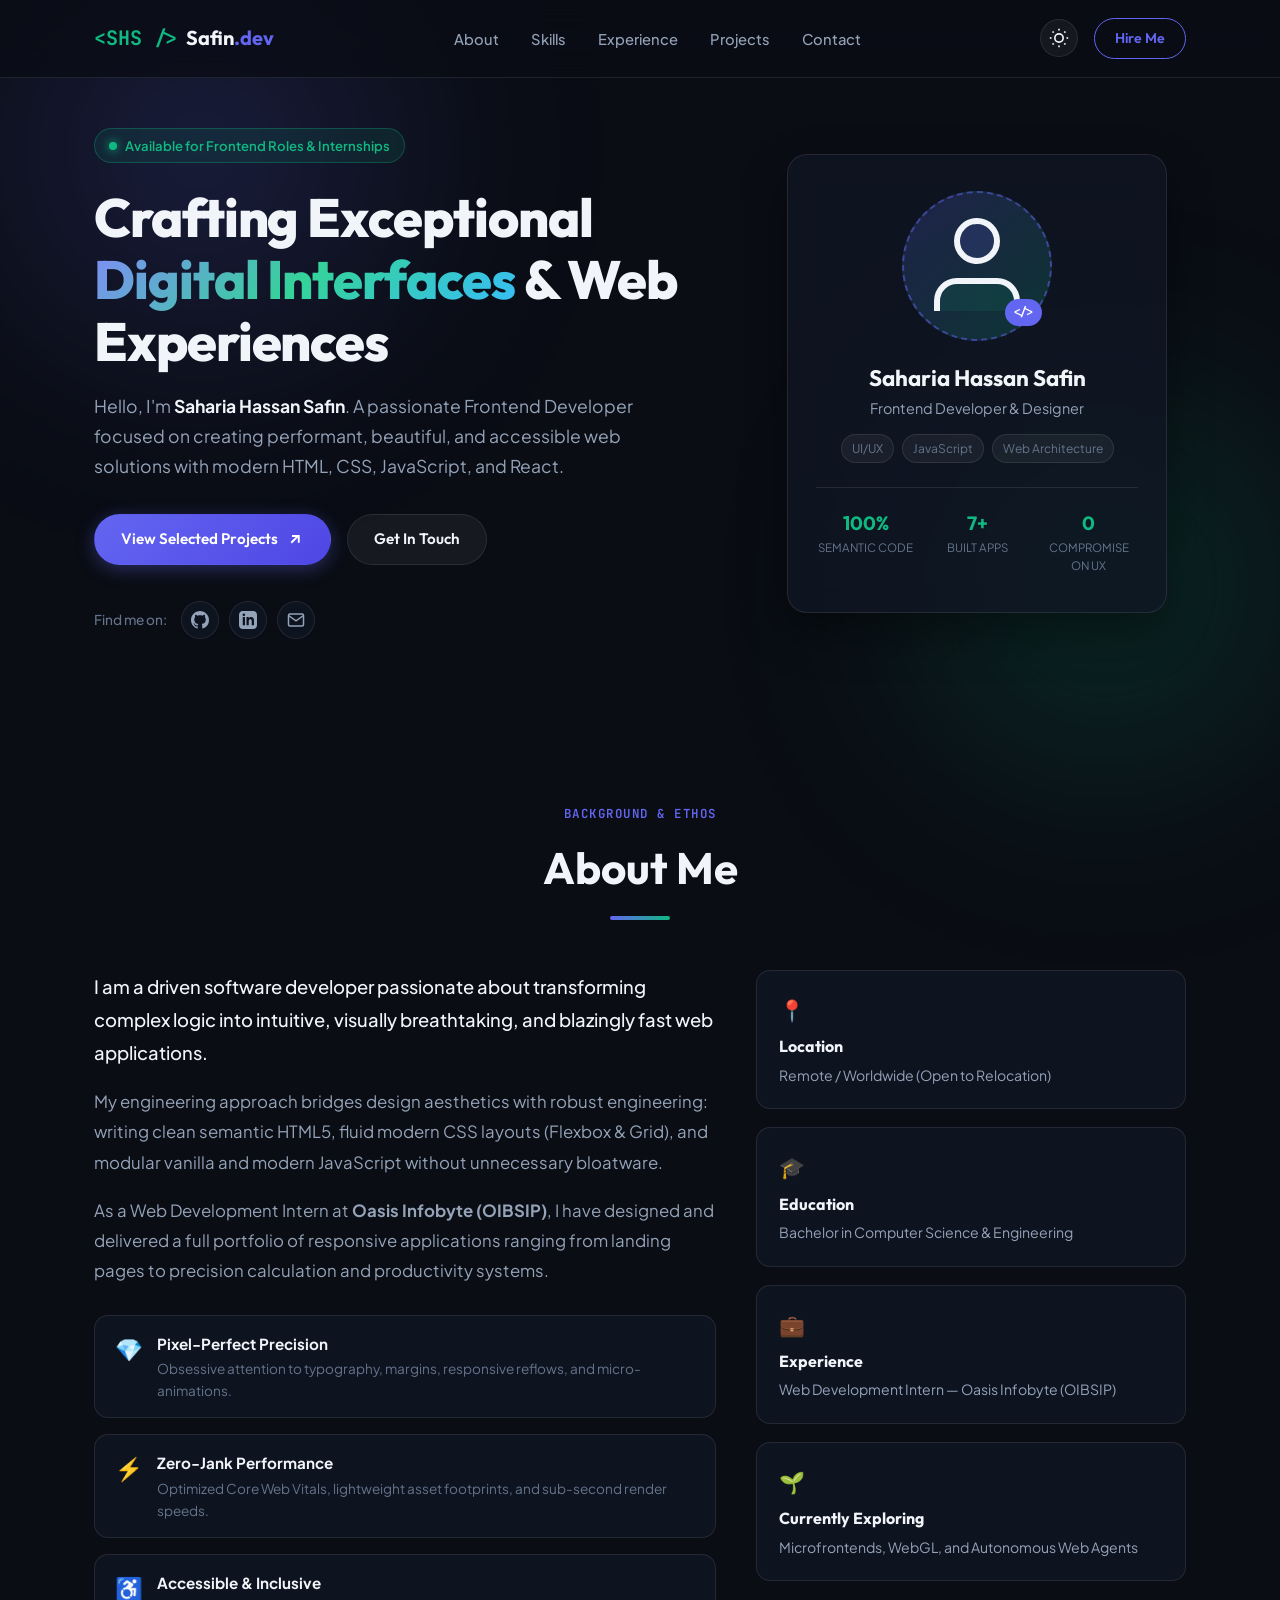
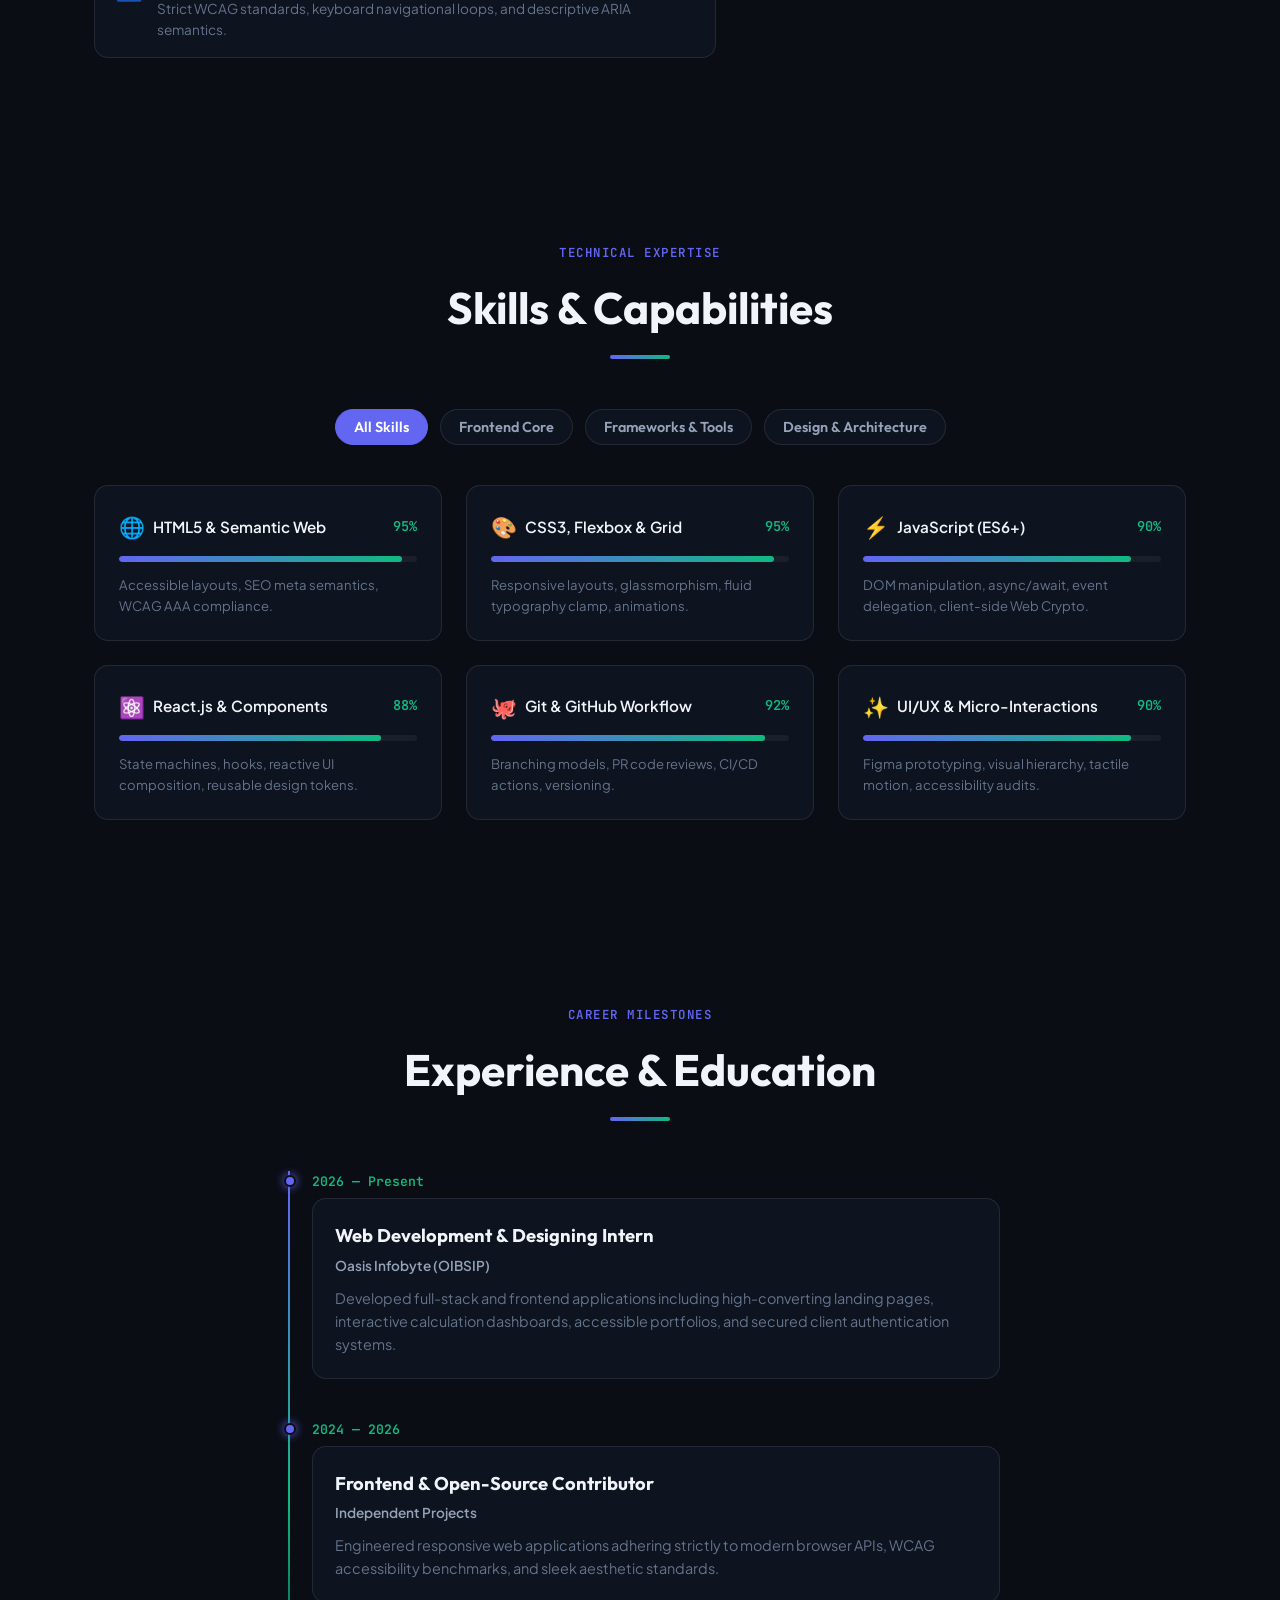
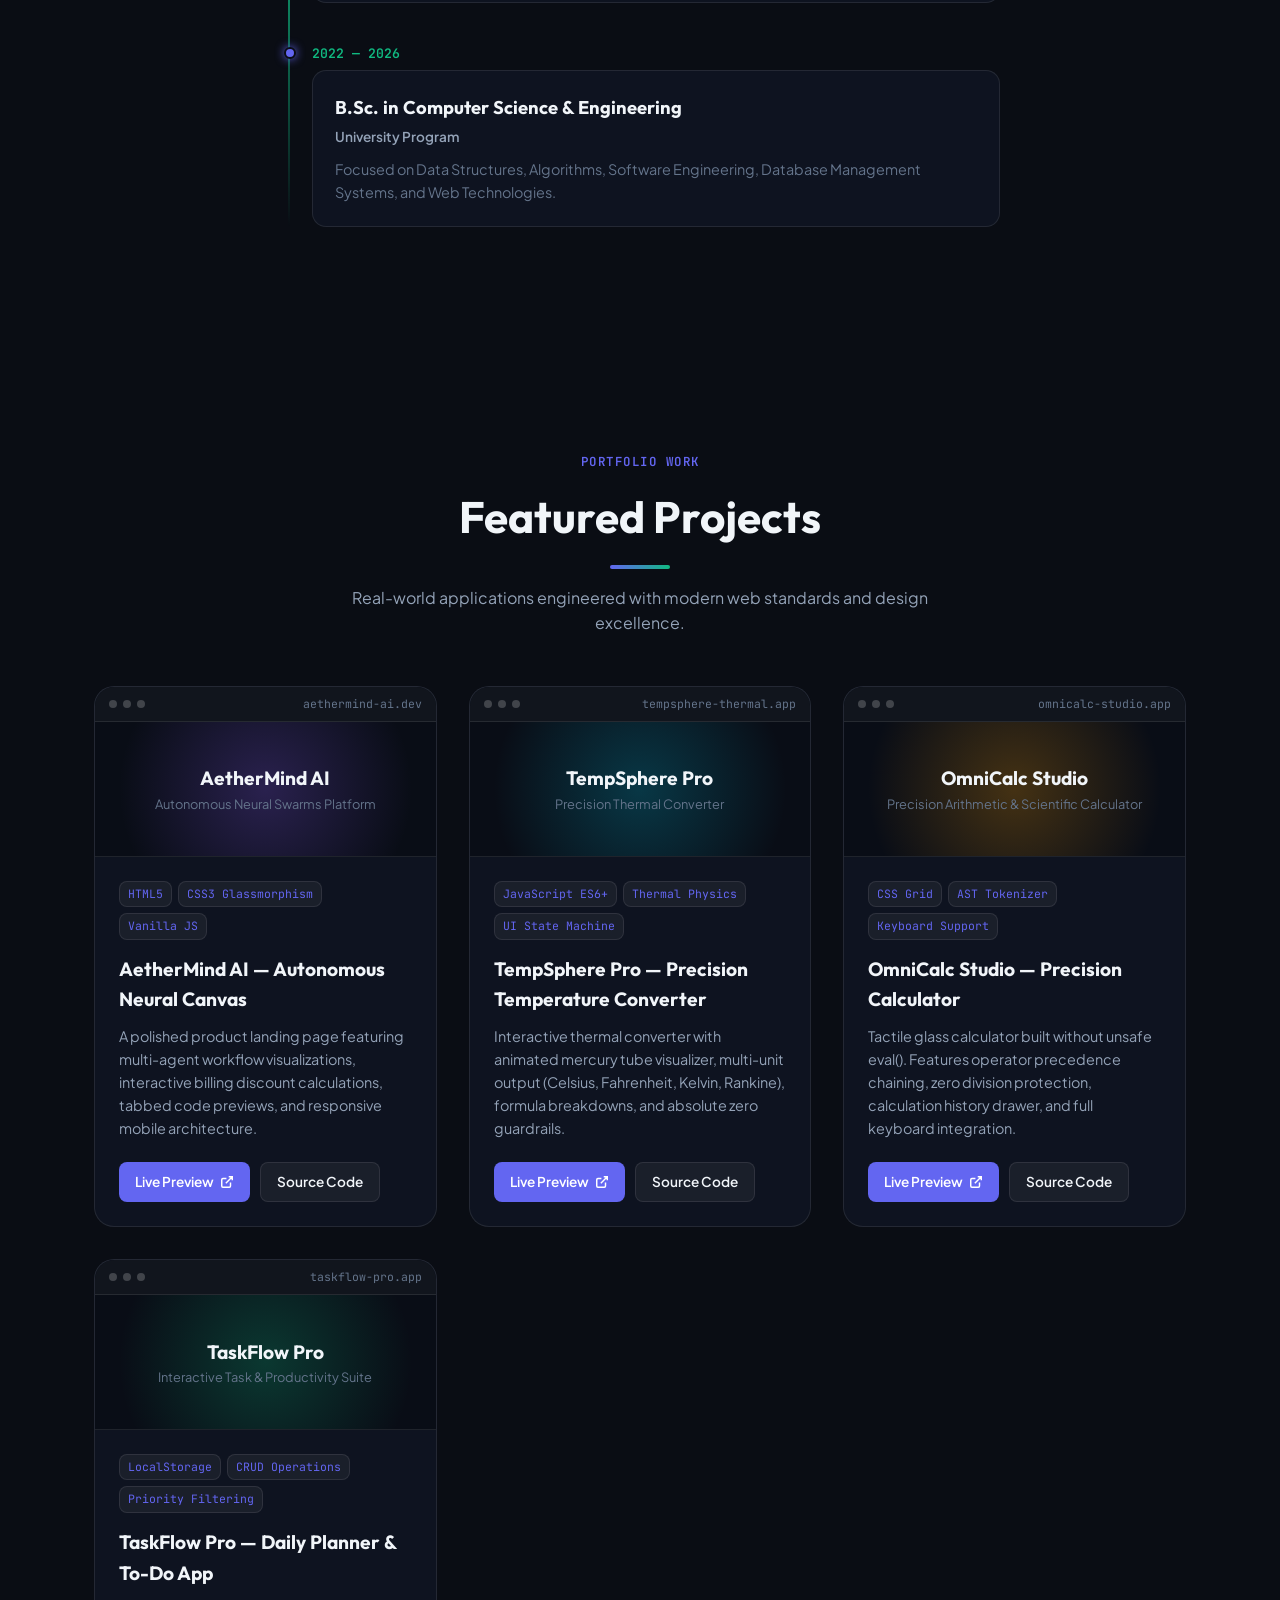
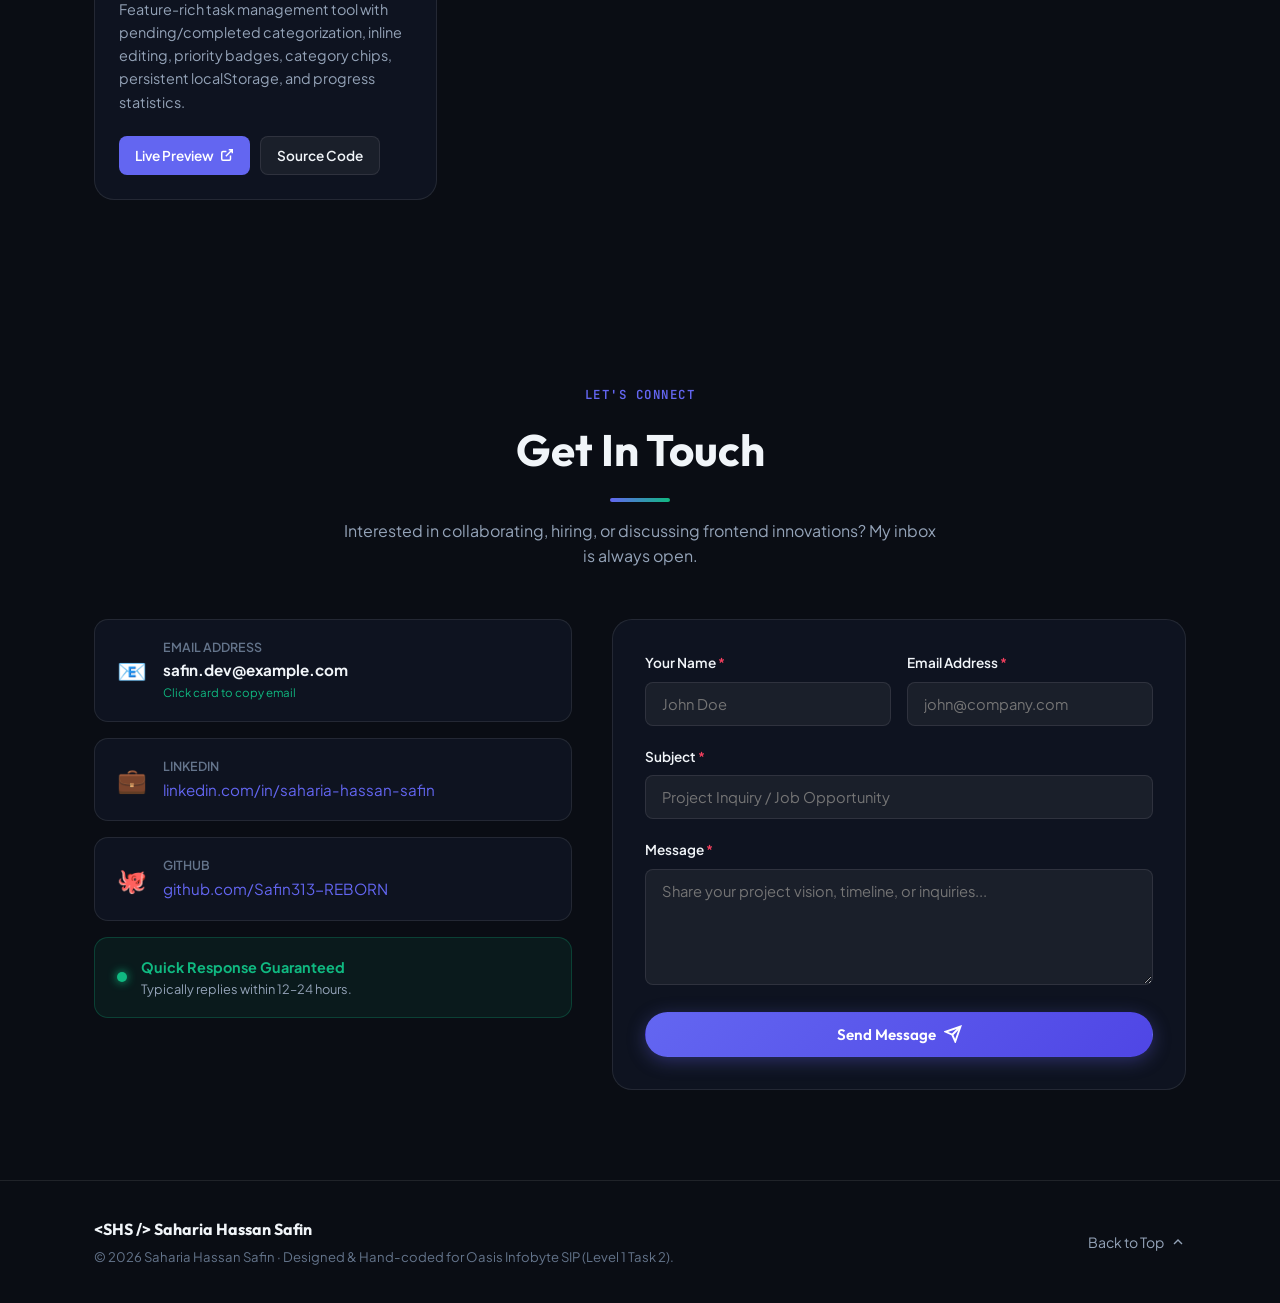
<file: WebDev-L1-PersonalPortfolio/index.html>
<!DOCTYPE html>
<html lang="en" data-theme="dark">
<head>
  <meta charset="UTF-8">
  <meta name="viewport" content="width=device-width, initial-scale=1.0">
  <title>Saharia Hassan Safin — Frontend Engineer & Creative Technologist</title>
  <meta name="description" content="Personal portfolio of Saharia Hassan Safin, Frontend Developer crafting responsive, accessible, and high-performance digital experiences.">
  <!-- Google Fonts -->
  <link rel="preconnect" href="https://fonts.googleapis.com">
  <link rel="preconnect" href="https://fonts.gstatic.com" crossorigin>
  <link href="https://fonts.googleapis.com/css2?family=Outfit:wght@300;400;500;600;700;800&family=Plus+Jakarta+Sans:wght@400;500;600;700&family=JetBrains+Mono:wght@400;600&display=swap" rel="stylesheet">
  <link rel="stylesheet" href="style.css">
</head>
<body>
  <!-- Ambient Gradient Background Orbs -->
  <div class="bg-orb orb-1"></div>
  <div class="bg-orb orb-2"></div>

  <!-- Header & Navigation -->
  <header class="portfolio-header" id="header">
    <div class="container header-wrap">
      <a href="#hero" class="brand-signature">
        <span class="brand-symbol">&lt;SHS /&gt;</span>
        <span class="brand-name">Safin<span class="accent-text">.dev</span></span>
      </a>

      <!-- Desktop Navigation Menu -->
      <nav class="nav-container" id="navContainer">
        <ul class="nav-links">
          <li><a href="#about" class="nav-item">About</a></li>
          <li><a href="#skills" class="nav-item">Skills</a></li>
          <li><a href="#experience" class="nav-item">Experience</a></li>
          <li><a href="#projects" class="nav-item">Projects</a></li>
          <li><a href="#contact" class="nav-item">Contact</a></li>
        </ul>
      </nav>

      <div class="header-right">
        <!-- Theme Switcher -->
        <button class="theme-toggle-btn" id="themeToggleBtn" aria-label="Toggle light or dark theme">
          <svg class="sun-icon" width="20" height="20" viewBox="0 0 24 24" fill="none" stroke="currentColor" stroke-width="2"><circle cx="12" cy="12" r="5"/><line x1="12" y1="1" x2="12" y2="3"/><line x1="12" y1="21" x2="12" y2="23"/><line x1="4.22" y1="4.22" x2="5.64" y2="5.64"/><line x1="18.36" y1="18.36" x2="19.78" y2="19.78"/><line x1="1" y1="12" x2="3" y2="12"/><line x1="21" y1="12" x2="23" y2="12"/><line x1="4.22" y1="19.78" x2="5.64" y2="18.36"/><line x1="18.36" y1="5.64" x2="19.78" y2="4.22"/></svg>
          <svg class="moon-icon" width="20" height="20" viewBox="0 0 24 24" fill="none" stroke="currentColor" stroke-width="2"><path d="M21 12.79A9 9 0 1 1 11.21 3 7 7 0 0 0 21 12.79z"/></svg>
        </button>

        <a href="#contact" class="btn btn-outline hide-mobile">Hire Me</a>

        <!-- Mobile Menu Toggle -->
        <button class="mobile-toggle" id="mobileToggle" aria-label="Open mobile menu" aria-expanded="false">
          <span></span>
          <span></span>
          <span></span>
        </button>
      </div>
    </div>
  </header>

  <main>
    <!-- Hero / Profile Section -->
    <section class="hero-section" id="hero">
      <div class="container hero-grid">
        <div class="hero-text-content">
          <div class="availability-badge">
            <span class="live-dot"></span>
            <span>Available for Frontend Roles & Internships</span>
          </div>
          <h1 class="hero-headline">
            Crafting Exceptional <span class="gradient-headline">Digital Interfaces</span> & Web Experiences
          </h1>
          <p class="hero-intro">
            Hello, I'm <strong class="highlight-name">Saharia Hassan Safin</strong>. A passionate Frontend Developer focused on creating performant, beautiful, and accessible web solutions with modern HTML, CSS, JavaScript, and React.
          </p>

          <div class="hero-buttons">
            <a href="#projects" class="btn btn-primary">
              <span>View Selected Projects</span>
              <svg width="18" height="18" viewBox="0 0 24 24" fill="none" stroke="currentColor" stroke-width="2.5"><path d="M7 17l9.2-9.2M17 17V8H8"/></svg>
            </a>
            <a href="#contact" class="btn btn-secondary">Get In Touch</a>
          </div>

          <!-- Social Links -->
          <div class="hero-socials">
            <span class="social-label">Find me on:</span>
            <div class="social-icons-row">
              <a href="https://github.com/Safin313-REBORN" target="_blank" rel="noopener noreferrer" class="social-btn" aria-label="GitHub Profile">
                <svg width="18" height="18" fill="currentColor" viewBox="0 0 24 24"><path d="M12 0C5.37 0 0 5.37 0 12c0 5.31 3.435 9.795 8.205 11.385.6.105.825-.255.825-.57 0-.285-.015-1.23-.015-2.235-3.015.555-3.795-.735-4.035-1.41-.135-.345-.72-1.41-1.23-1.695-.42-.225-1.02-.78-.015-.795.945-.015 1.62.87 1.845 1.23 1.08 1.815 2.805 1.305 3.495.99.105-.78.42-1.305.765-1.605-2.67-.3-5.46-1.335-5.46-5.925 0-1.305.465-2.385 1.23-3.225-.12-.3-.54-1.53.12-3.18 0 0 1.005-.315 3.3 1.23.96-.27 1.98-.405 3-.405s2.04.135 3 .405c2.295-1.56 3.3-1.23 3.3-1.23.66 1.65.24 2.88.12 3.18.765.84 1.23 1.905 1.23 3.225 0 4.605-2.805 5.625-5.475 5.925.435.375.81 1.095.81 2.22 0 1.605-.015 2.895-.015 3.3 0 .315.225.69.825.57A12.02 12.02 0 0024 12c0-6.63-5.37-12-12-12z"/></svg>
              </a>
              <a href="https://linkedin.com" target="_blank" rel="noopener noreferrer" class="social-btn" aria-label="LinkedIn Profile">
                <svg width="18" height="18" fill="currentColor" viewBox="0 0 24 24"><path d="M19 0h-14c-2.761 0-5 2.239-5 5v14c0 2.761 2.239 5 5 5h14c2.762 0 5-2.239 5-5v-14c0-2.761-2.238-5-5-5zm-11 19h-3v-11h3v11zm-1.5-12.268c-.966 0-1.75-.79-1.75-1.764s.784-1.764 1.75-1.764 1.75.79 1.75 1.764-.783 1.764-1.75 1.764zm13.5 12.268h-3v-5.604c0-3.368-4-3.113-4 0v5.604h-3v-11h3v1.765c1.396-2.586 7-2.777 7 2.476v6.759z"/></svg>
              </a>
              <a href="mailto:safin.dev@example.com" class="social-btn" aria-label="Email Address">
                <svg width="18" height="18" fill="none" stroke="currentColor" stroke-width="2" viewBox="0 0 24 24"><path d="M4 4h16c1.1 0 2 .9 2 2v12c0 1.1-.9 2-2 2H4c-1.1 0-2-.9-2-2V6c0-1.1.9-2 2-2z"/><polyline points="22,6 12,13 2,6"/></svg>
              </a>
            </div>
          </div>
        </div>

        <!-- Profile Visual Card -->
        <div class="hero-visual-card">
          <div class="avatar-card-inner">
            <div class="avatar-frame">
              <!-- Illustrated Modern Developer Silhouette Avatar -->
              <div class="avatar-illustration">
                <svg width="120" height="120" viewBox="0 0 24 24" fill="none" stroke="currentColor" stroke-width="1.2">
                  <path d="M20 21v-2a4 4 0 0 0-4-4H8a4 4 0 0 0-4 4v2" fill="rgba(16, 185, 129, 0.1)"/>
                  <circle cx="12" cy="7" r="4" fill="rgba(99, 102, 241, 0.15)"/>
                </svg>
                <div class="avatar-code-badge">&lt;/&gt;</div>
              </div>
            </div>

            <div class="profile-meta">
              <h3 class="meta-name">Saharia Hassan Safin</h3>
              <p class="meta-title">Frontend Developer & Designer</p>
              <div class="meta-tags">
                <span>UI/UX</span>
                <span>JavaScript</span>
                <span>Web Architecture</span>
              </div>
            </div>

            <!-- Floating Quick Stats -->
            <div class="quick-stats-grid">
              <div class="stat-box">
                <span class="stat-val">100%</span>
                <span class="stat-lbl">Semantic Code</span>
              </div>
              <div class="stat-box">
                <span class="stat-val">7+</span>
                <span class="stat-lbl">Built Apps</span>
              </div>
              <div class="stat-box">
                <span class="stat-val">0</span>
                <span class="stat-lbl">Compromise on UX</span>
              </div>
            </div>
          </div>
        </div>
      </div>
    </section>

    <!-- About Me Section -->
    <section class="section about-section" id="about">
      <div class="container">
        <div class="section-title-wrap text-center">
          <span class="sub-badge">BACKGROUND & ETHOS</span>
          <h2 class="main-title">About Me</h2>
          <div class="title-underline"></div>
        </div>

        <div class="about-grid">
          <div class="about-story">
            <p class="about-paragraph highlight-lead">
              I am a driven software developer passionate about transforming complex logic into intuitive, visually breathtaking, and blazingly fast web applications.
            </p>
            <p class="about-paragraph">
              My engineering approach bridges design aesthetics with robust engineering: writing clean semantic HTML5, fluid modern CSS layouts (Flexbox & Grid), and modular vanilla and modern JavaScript without unnecessary bloatware.
            </p>
            <p class="about-paragraph">
              As a Web Development Intern at <strong>Oasis Infobyte (OIBSIP)</strong>, I have designed and delivered a full portfolio of responsive applications ranging from landing pages to precision calculation and productivity systems.
            </p>
            
            <div class="about-highlights">
              <div class="highlight-item">
                <div class="h-icon">💎</div>
                <div>
                  <strong>Pixel-Perfect Precision</strong>
                  <p>Obsessive attention to typography, margins, responsive reflows, and micro-animations.</p>
                </div>
              </div>
              <div class="highlight-item">
                <div class="h-icon">⚡</div>
                <div>
                  <strong>Zero-Jank Performance</strong>
                  <p>Optimized Core Web Vitals, lightweight asset footprints, and sub-second render speeds.</p>
                </div>
              </div>
              <div class="highlight-item">
                <div class="h-icon">♿</div>
                <div>
                  <strong>Accessible & Inclusive</strong>
                  <p>Strict WCAG standards, keyboard navigational loops, and descriptive ARIA semantics.</p>
                </div>
              </div>
            </div>
          </div>

          <div class="about-info-cards">
            <div class="info-card">
              <span class="card-icon">📍</span>
              <h4>Location</h4>
              <p>Remote / Worldwide (Open to Relocation)</p>
            </div>
            <div class="info-card">
              <span class="card-icon">🎓</span>
              <h4>Education</h4>
              <p>Bachelor in Computer Science & Engineering</p>
            </div>
            <div class="info-card">
              <span class="card-icon">💼</span>
              <h4>Experience</h4>
              <p>Web Development Intern — Oasis Infobyte (OIBSIP)</p>
            </div>
            <div class="info-card">
              <span class="card-icon">🌱</span>
              <h4>Currently Exploring</h4>
              <p>Microfrontends, WebGL, and Autonomous Web Agents</p>
            </div>
          </div>
        </div>
      </div>
    </section>

    <!-- Skills Section -->
    <section class="section skills-section" id="skills">
      <div class="container">
        <div class="section-title-wrap text-center">
          <span class="sub-badge">TECHNICAL EXPERTISE</span>
          <h2 class="main-title">Skills & Capabilities</h2>
          <div class="title-underline"></div>
        </div>

        <!-- Filter Tabs -->
        <div class="skills-filter-tabs">
          <button class="skill-tab active" data-filter="all">All Skills</button>
          <button class="skill-tab" data-filter="frontend">Frontend Core</button>
          <button class="skill-tab" data-filter="frameworks">Frameworks & Tools</button>
          <button class="skill-tab" data-filter="design">Design & Architecture</button>
        </div>

        <div class="skills-grid" id="skillsGrid">
          <!-- Skill Items -->
          <div class="skill-card" data-category="frontend">
            <div class="skill-head">
              <span class="skill-icon">🌐</span>
              <span class="skill-name">HTML5 & Semantic Web</span>
              <span class="skill-pct">95%</span>
            </div>
            <div class="skill-bar"><div class="skill-fill" style="width: 95%;"></div></div>
            <p class="skill-desc">Accessible layouts, SEO meta semantics, WCAG AAA compliance.</p>
          </div>

          <div class="skill-card" data-category="frontend">
            <div class="skill-head">
              <span class="skill-icon">🎨</span>
              <span class="skill-name">CSS3, Flexbox & Grid</span>
              <span class="skill-pct">95%</span>
            </div>
            <div class="skill-bar"><div class="skill-fill" style="width: 95%;"></div></div>
            <p class="skill-desc">Responsive layouts, glassmorphism, fluid typography clamp, animations.</p>
          </div>

          <div class="skill-card" data-category="frontend">
            <div class="skill-head">
              <span class="skill-icon">⚡</span>
              <span class="skill-name">JavaScript (ES6+)</span>
              <span class="skill-pct">90%</span>
            </div>
            <div class="skill-bar"><div class="skill-fill" style="width: 90%;"></div></div>
            <p class="skill-desc">DOM manipulation, async/await, event delegation, client-side Web Crypto.</p>
          </div>

          <div class="skill-card" data-category="frameworks">
            <div class="skill-head">
              <span class="skill-icon">⚛️</span>
              <span class="skill-name">React.js & Components</span>
              <span class="skill-pct">88%</span>
            </div>
            <div class="skill-bar"><div class="skill-fill" style="width: 88%;"></div></div>
            <p class="skill-desc">State machines, hooks, reactive UI composition, reusable design tokens.</p>
          </div>

          <div class="skill-card" data-category="frameworks">
            <div class="skill-head">
              <span class="skill-icon">🐙</span>
              <span class="skill-name">Git & GitHub Workflow</span>
              <span class="skill-pct">92%</span>
            </div>
            <div class="skill-bar"><div class="skill-fill" style="width: 92%;"></div></div>
            <p class="skill-desc">Branching models, PR code reviews, CI/CD actions, versioning.</p>
          </div>

          <div class="skill-card" data-category="design">
            <div class="skill-head">
              <span class="skill-icon">✨</span>
              <span class="skill-name">UI/UX & Micro-Interactions</span>
              <span class="skill-pct">90%</span>
            </div>
            <div class="skill-bar"><div class="skill-fill" style="width: 90%;"></div></div>
            <p class="skill-desc">Figma prototyping, visual hierarchy, tactile motion, accessibility audits.</p>
          </div>
        </div>
      </div>
    </section>

    <!-- Experience / Education Timeline -->
    <section class="section experience-section" id="experience">
      <div class="container">
        <div class="section-title-wrap text-center">
          <span class="sub-badge">CAREER MILESTONES</span>
          <h2 class="main-title">Experience & Education</h2>
          <div class="title-underline"></div>
        </div>

        <div class="timeline-container">
          <div class="timeline-item">
            <div class="timeline-dot"></div>
            <div class="timeline-date">2026 — Present</div>
            <div class="timeline-content">
              <h3>Web Development & Designing Intern</h3>
              <span class="timeline-org">Oasis Infobyte (OIBSIP)</span>
              <p>Developed full-stack and frontend applications including high-converting landing pages, interactive calculation dashboards, accessible portfolios, and secured client authentication systems.</p>
            </div>
          </div>

          <div class="timeline-item">
            <div class="timeline-dot"></div>
            <div class="timeline-date">2024 — 2026</div>
            <div class="timeline-content">
              <h3>Frontend & Open-Source Contributor</h3>
              <span class="timeline-org">Independent Projects</span>
              <p>Engineered responsive web applications adhering strictly to modern browser APIs, WCAG accessibility benchmarks, and sleek aesthetic standards.</p>
            </div>
          </div>

          <div class="timeline-item">
            <div class="timeline-dot"></div>
            <div class="timeline-date">2022 — 2026</div>
            <div class="timeline-content">
              <h3>B.Sc. in Computer Science & Engineering</h3>
              <span class="timeline-org">University Program</span>
              <p>Focused on Data Structures, Algorithms, Software Engineering, Database Management Systems, and Web Technologies.</p>
            </div>
          </div>
        </div>
      </div>
    </section>

    <!-- Projects Section -->
    <section class="section projects-section" id="projects">
      <div class="container">
        <div class="section-title-wrap text-center">
          <span class="sub-badge">PORTFOLIO WORK</span>
          <h2 class="main-title">Featured Projects</h2>
          <div class="title-underline"></div>
          <p class="section-subtitle">Real-world applications engineered with modern web standards and design excellence.</p>
        </div>

        <div class="projects-grid">
          <!-- Project 1 -->
          <article class="project-card">
            <div class="project-preview-mockup">
              <div class="mockup-header-bar">
                <span></span><span></span><span></span>
                <small>aethermind-ai.dev</small>
              </div>
              <div class="mockup-screen-content project-grad-1">
                <span class="mockup-screen-title">AetherMind AI</span>
                <span class="mockup-screen-sub">Autonomous Neural Swarms Platform</span>
              </div>
            </div>
            <div class="project-body">
              <div class="project-tags">
                <span class="ptag">HTML5</span>
                <span class="ptag">CSS3 Glassmorphism</span>
                <span class="ptag">Vanilla JS</span>
              </div>
              <h3 class="project-title">AetherMind AI — Autonomous Neural Canvas</h3>
              <p class="project-desc">A polished product landing page featuring multi-agent workflow visualizations, interactive billing discount calculations, tabbed code previews, and responsive mobile architecture.</p>
              <div class="project-links">
                <a href="../WebDev-L1-LandingPage/index.html" class="p-btn preview-btn" target="_blank">
                  <span>Live Preview</span>
                  <svg width="14" height="14" viewBox="0 0 24 24" fill="none" stroke="currentColor" stroke-width="2.5"><path d="M18 13v6a2 2 0 0 1-2 2H5a2 2 0 0 1-2-2V8a2 2 0 0 1 2-2h6M15 3h6v6M10 14L21 3"/></svg>
                </a>
                <a href="https://github.com/OIBSIP" class="p-btn github-btn" target="_blank" rel="noopener noreferrer">
                  <span>Source Code</span>
                </a>
              </div>
            </div>
          </article>

          <!-- Project 2 -->
          <article class="project-card">
            <div class="project-preview-mockup">
              <div class="mockup-header-bar">
                <span></span><span></span><span></span>
                <small>tempsphere-thermal.app</small>
              </div>
              <div class="mockup-screen-content project-grad-2">
                <span class="mockup-screen-title">TempSphere Pro</span>
                <span class="mockup-screen-sub">Precision Thermal Converter</span>
              </div>
            </div>
            <div class="project-body">
              <div class="project-tags">
                <span class="ptag">JavaScript ES6+</span>
                <span class="ptag">Thermal Physics</span>
                <span class="ptag">UI State Machine</span>
              </div>
              <h3 class="project-title">TempSphere Pro — Precision Temperature Converter</h3>
              <p class="project-desc">Interactive thermal converter with animated mercury tube visualizer, multi-unit output (Celsius, Fahrenheit, Kelvin, Rankine), formula breakdowns, and absolute zero guardrails.</p>
              <div class="project-links">
                <a href="../WebDev-L1-TemperatureConverter/index.html" class="p-btn preview-btn" target="_blank">
                  <span>Live Preview</span>
                  <svg width="14" height="14" viewBox="0 0 24 24" fill="none" stroke="currentColor" stroke-width="2.5"><path d="M18 13v6a2 2 0 0 1-2 2H5a2 2 0 0 1-2-2V8a2 2 0 0 1 2-2h6M15 3h6v6M10 14L21 3"/></svg>
                </a>
                <a href="https://github.com/OIBSIP" class="p-btn github-btn" target="_blank" rel="noopener noreferrer">
                  <span>Source Code</span>
                </a>
              </div>
            </div>
          </article>

          <!-- Project 3 -->
          <article class="project-card">
            <div class="project-preview-mockup">
              <div class="mockup-header-bar">
                <span></span><span></span><span></span>
                <small>omnicalc-studio.app</small>
              </div>
              <div class="mockup-screen-content project-grad-3">
                <span class="mockup-screen-title">OmniCalc Studio</span>
                <span class="mockup-screen-sub">Precision Arithmetic & Scientific Calculator</span>
              </div>
            </div>
            <div class="project-body">
              <div class="project-tags">
                <span class="ptag">CSS Grid</span>
                <span class="ptag">AST Tokenizer</span>
                <span class="ptag">Keyboard Support</span>
              </div>
              <h3 class="project-title">OmniCalc Studio — Precision Calculator</h3>
              <p class="project-desc">Tactile glass calculator built without unsafe eval(). Features operator precedence chaining, zero division protection, calculation history drawer, and full keyboard integration.</p>
              <div class="project-links">
                <a href="../WebDev-L2-Calculator/index.html" class="p-btn preview-btn" target="_blank">
                  <span>Live Preview</span>
                  <svg width="14" height="14" viewBox="0 0 24 24" fill="none" stroke="currentColor" stroke-width="2.5"><path d="M18 13v6a2 2 0 0 1-2 2H5a2 2 0 0 1-2-2V8a2 2 0 0 1 2-2h6M15 3h6v6M10 14L21 3"/></svg>
                </a>
                <a href="https://github.com/OIBSIP" class="p-btn github-btn" target="_blank" rel="noopener noreferrer">
                  <span>Source Code</span>
                </a>
              </div>
            </div>
          </article>

          <!-- Project 4 -->
          <article class="project-card">
            <div class="project-preview-mockup">
              <div class="mockup-header-bar">
                <span></span><span></span><span></span>
                <small>taskflow-pro.app</small>
              </div>
              <div class="mockup-screen-content project-grad-4">
                <span class="mockup-screen-title">TaskFlow Pro</span>
                <span class="mockup-screen-sub">Interactive Task & Productivity Suite</span>
              </div>
            </div>
            <div class="project-body">
              <div class="project-tags">
                <span class="ptag">LocalStorage</span>
                <span class="ptag">CRUD Operations</span>
                <span class="ptag">Priority Filtering</span>
              </div>
              <h3 class="project-title">TaskFlow Pro — Daily Planner & To-Do App</h3>
              <p class="project-desc">Feature-rich task management tool with pending/completed categorization, inline editing, priority badges, category chips, persistent localStorage, and progress statistics.</p>
              <div class="project-links">
                <a href="../WebDev-L2-TodoApp/index.html" class="p-btn preview-btn" target="_blank">
                  <span>Live Preview</span>
                  <svg width="14" height="14" viewBox="0 0 24 24" fill="none" stroke="currentColor" stroke-width="2.5"><path d="M18 13v6a2 2 0 0 1-2 2H5a2 2 0 0 1-2-2V8a2 2 0 0 1 2-2h6M15 3h6v6M10 14L21 3"/></svg>
                </a>
                <a href="https://github.com/OIBSIP" class="p-btn github-btn" target="_blank" rel="noopener noreferrer">
                  <span>Source Code</span>
                </a>
              </div>
            </div>
          </article>
        </div>
      </div>
    </section>

    <!-- Contact Section -->
    <section class="section contact-section" id="contact">
      <div class="container">
        <div class="section-title-wrap text-center">
          <span class="sub-badge">LET'S CONNECT</span>
          <h2 class="main-title">Get In Touch</h2>
          <div class="title-underline"></div>
          <p class="section-subtitle">Interested in collaborating, hiring, or discussing frontend innovations? My inbox is always open.</p>
        </div>

        <div class="contact-grid">
          <!-- Direct Info Cards -->
          <div class="contact-info-panel">
            <div class="contact-channel-card" id="copyEmailCard">
              <div class="channel-icon">📧</div>
              <div class="channel-details">
                <span class="channel-label">Email Address</span>
                <strong class="channel-val">safin.dev@example.com</strong>
                <small class="copy-hint">Click card to copy email</small>
              </div>
            </div>

            <div class="contact-channel-card">
              <div class="channel-icon">💼</div>
              <div class="channel-details">
                <span class="channel-label">LinkedIn</span>
                <a href="https://linkedin.com" target="_blank" rel="noopener noreferrer" class="channel-link">linkedin.com/in/saharia-hassan-safin</a>
              </div>
            </div>

            <div class="contact-channel-card">
              <div class="channel-icon">🐙</div>
              <div class="channel-details">
                <span class="channel-label">GitHub</span>
                <a href="https://github.com/Safin313-REBORN" target="_blank" rel="noopener noreferrer" class="channel-link">github.com/Safin313-REBORN</a>
              </div>
            </div>

            <div class="contact-status-card">
              <div class="status-indicator-ping"></div>
              <div>
                <strong>Quick Response Guaranteed</strong>
                <p>Typically replies within 12–24 hours.</p>
              </div>
            </div>
          </div>

          <!-- Contact Form -->
          <div class="contact-form-panel">
            <form class="contact-form" id="contactForm">
              <div class="form-group-row">
                <div class="form-field">
                  <label for="userName">Your Name <span class="req">*</span></label>
                  <input type="text" id="userName" name="name" placeholder="John Doe" required>
                </div>
                <div class="form-field">
                  <label for="userEmail">Email Address <span class="req">*</span></label>
                  <input type="email" id="userEmail" name="email" placeholder="john@company.com" required>
                </div>
              </div>

              <div class="form-field">
                <label for="userSubject">Subject <span class="req">*</span></label>
                <input type="text" id="userSubject" name="subject" placeholder="Project Inquiry / Job Opportunity" required>
              </div>

              <div class="form-field">
                <label for="userMessage">Message <span class="req">*</span></label>
                <textarea id="userMessage" name="message" rows="5" placeholder="Share your project vision, timeline, or inquiries..." required></textarea>
              </div>

              <button type="submit" class="btn btn-primary btn-block" id="submitContactBtn">
                <span>Send Message</span>
                <svg width="18" height="18" viewBox="0 0 24 24" fill="none" stroke="currentColor" stroke-width="2.5"><line x1="22" y1="2" x2="11" y2="13"/><polygon points="22 2 15 22 11 13 2 9 22 2"/></svg>
              </button>
            </form>
          </div>
        </div>
      </div>
    </section>
  </main>

  <!-- Footer -->
  <footer class="portfolio-footer">
    <div class="container footer-content">
      <div class="footer-left">
        <span class="footer-brand">&lt;SHS /&gt; Saharia Hassan Safin</span>
        <p>&copy; 2026 Saharia Hassan Safin · Designed & Hand-coded for Oasis Infobyte SIP (Level 1 Task 2).</p>
      </div>
      <div class="footer-right">
        <a href="#hero" class="back-to-top" aria-label="Back to top">
          <span>Back to Top</span>
          <svg width="16" height="16" viewBox="0 0 24 24" fill="none" stroke="currentColor" stroke-width="2"><polyline points="18 15 12 9 6 15"/></svg>
        </a>
      </div>
    </div>
  </footer>

  <!-- Toast Notification Container -->
  <div class="toast-container" id="toastContainer"></div>

  <script src="script.js"></script>
</body>
</html>
</file>
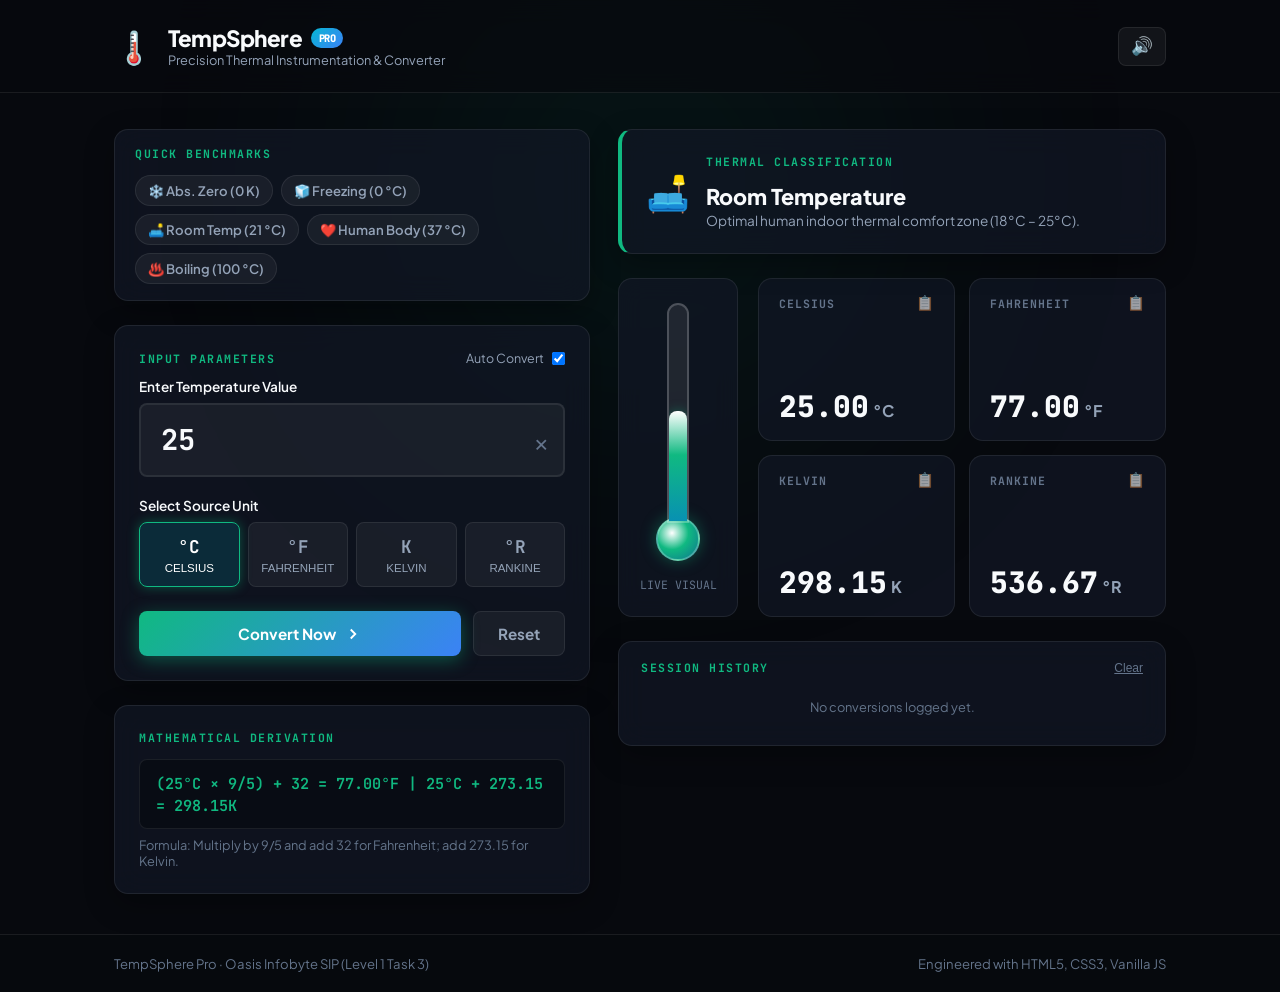
<file: WebDev-L1-TemperatureConverter/index.html>
<!DOCTYPE html>
<html lang="en">
<head>
  <meta charset="UTF-8">
  <meta name="viewport" content="width=device-width, initial-scale=1.0">
  <title>TempSphere Pro — Precision Temperature Converter & Thermal Visualizer</title>
  <meta name="description" content="Convert between Celsius, Fahrenheit, Kelvin, and Rankine with live visual thermometer simulation and absolute zero guardrails.">
  <!-- Google Fonts -->
  <link rel="preconnect" href="https://fonts.googleapis.com">
  <link rel="preconnect" href="https://fonts.gstatic.com" crossorigin>
  <link href="https://fonts.googleapis.com/css2?family=Plus+Jakarta+Sans:wght@400;500;600;700;800&family=JetBrains+Mono:wght@400;600;700&display=swap" rel="stylesheet">
  <link rel="stylesheet" href="style.css">
</head>
<body>
  <!-- Ambient Thermal Glows -->
  <div class="thermal-glow" id="thermalGlow"></div>

  <!-- Header -->
  <header class="app-header">
    <div class="container header-content">
      <div class="brand">
        <span class="brand-icon">🌡️</span>
        <div>
          <h1 class="brand-title">TempSphere <span class="badge-pro">PRO</span></h1>
          <p class="brand-sub">Precision Thermal Instrumentation & Converter</p>
        </div>
      </div>
      <div class="header-tools">
        <button class="tool-btn" id="soundToggleBtn" aria-label="Toggle sound feedback">
          <span id="soundIcon">🔊</span>
        </button>
      </div>
    </div>
  </header>

  <main class="container main-content">
    <div class="converter-dashboard">
      <!-- Left Column: Input & Controls -->
      <div class="panel-left">
        <!-- Quick Scientific Presets -->
        <div class="card presets-card">
          <span class="card-tag">QUICK BENCHMARKS</span>
          <div class="presets-row">
            <button class="preset-pill" data-val="-273.15" data-unit="C">❄️ Abs. Zero (0 K)</button>
            <button class="preset-pill" data-val="0" data-unit="C">🧊 Freezing (0 °C)</button>
            <button class="preset-pill" data-val="21" data-unit="C">🛋️ Room Temp (21 °C)</button>
            <button class="preset-pill" data-val="37" data-unit="C">❤️ Human Body (37 °C)</button>
            <button class="preset-pill" data-val="100" data-unit="C">♨️ Boiling (100 °C)</button>
          </div>
        </div>

        <!-- Main Input Card -->
        <div class="card input-card">
          <div class="input-card-header">
            <span class="card-tag">INPUT PARAMETERS</span>
            <div class="live-toggle-wrap">
              <label for="liveModeCheckbox" class="live-label">Auto Convert</label>
              <input type="checkbox" id="liveModeCheckbox" checked>
            </div>
          </div>

          <!-- Numeric Input Field -->
          <div class="form-group">
            <label for="tempInput" class="field-label">Enter Temperature Value</label>
            <div class="input-field-wrap">
              <input type="text" id="tempInput" placeholder="e.g. 25" value="25" autocomplete="off" aria-describedby="inputError">
              <span class="input-clear" id="inputClearBtn" title="Clear input">&times;</span>
            </div>
            <div class="input-error" id="inputError" role="alert"></div>
          </div>

          <!-- Unit Selector -->
          <div class="form-group">
            <label class="field-label">Select Source Unit</label>
            <div class="unit-selector-grid" role="radiogroup" aria-label="Source temperature unit">
              <button type="button" class="unit-btn active" data-unit="C" role="radio" aria-checked="true">
                <span class="unit-symbol">°C</span>
                <span class="unit-name">Celsius</span>
              </button>
              <button type="button" class="unit-btn" data-unit="F" role="radio" aria-checked="false">
                <span class="unit-symbol">°F</span>
                <span class="unit-name">Fahrenheit</span>
              </button>
              <button type="button" class="unit-btn" data-unit="K" role="radio" aria-checked="false">
                <span class="unit-symbol">K</span>
                <span class="unit-name">Kelvin</span>
              </button>
              <button type="button" class="unit-btn" data-unit="R" role="radio" aria-checked="false">
                <span class="unit-symbol">°R</span>
                <span class="unit-name">Rankine</span>
              </button>
            </div>
          </div>

          <!-- Action Buttons -->
          <div class="action-buttons-row">
            <button class="btn btn-primary btn-block" id="convertBtn">
              <span>Convert Now</span>
              <svg width="18" height="18" viewBox="0 0 24 24" fill="none" stroke="currentColor" stroke-width="2.5"><polyline points="9 18 15 12 9 6"/></svg>
            </button>
            <button class="btn btn-secondary" id="resetBtn" title="Reset to default">Reset</button>
          </div>

          <!-- Absolute Zero Alert Banner -->
          <div class="abs-zero-alert" id="absZeroAlert" role="alert">
            <div class="alert-icon">⚠️</div>
            <div class="alert-text">
              <strong>Physics Violation Detected!</strong>
              <p>The entered temperature is below Absolute Zero (<span id="absZeroLimitText">-273.15 °C</span>). All thermodynamic molecular motion ceases at 0 Kelvin. Temperatures below this value cannot exist in the physical universe.</p>
            </div>
          </div>
        </div>

        <!-- Conversion Formula Breakdown Card -->
        <div class="card formula-card">
          <span class="card-tag">MATHEMATICAL DERIVATION</span>
          <div class="formula-box" id="formulaBox">
            <code>(25°C × 9/5) + 32 = 77.00°F</code>
          </div>
          <p class="formula-desc" id="formulaDesc">
            Standard ISO thermodynamic conversion formula applied.
          </p>
        </div>
      </div>

      <!-- Right Column: Visual Thermometer & Results -->
      <div class="panel-right">
        <!-- Thermal State Status Card -->
        <div class="card status-banner-card">
          <div class="status-indicator-wrap">
            <span class="status-emoji" id="stateEmoji">🛋️</span>
            <div>
              <span class="card-tag">THERMAL CLASSIFICATION</span>
              <h2 class="state-title" id="stateTitle">Room Temperature</h2>
              <p class="state-desc" id="stateDesc">Comfortable human ambient thermal range (18°C – 25°C).</p>
            </div>
          </div>
        </div>

        <!-- Thermometer Visualization + Results Grid -->
        <div class="visualizer-wrapper">
          <!-- Animated Thermometer Tube -->
          <div class="thermometer-card">
            <div class="thermometer-glass">
              <div class="stem">
                <div class="mercury-fill" id="mercuryFill"></div>
                <div class="ticks-col">
                  <span>100°C</span>
                  <span>75°C</span>
                  <span>50°C</span>
                  <span>25°C</span>
                  <span>0°C</span>
                  <span>-50°C</span>
                </div>
              </div>
              <div class="bulb" id="bulb"></div>
            </div>
            <span class="thermo-label">Live Visual</span>
          </div>

          <!-- Multi-Unit Results Column -->
          <div class="results-column">
            <!-- Celsius Result -->
            <div class="result-tile" id="tileC">
              <div class="result-header">
                <span class="r-unit">CELSIUS</span>
                <button class="copy-btn" data-copy="valC" title="Copy value">📋</button>
              </div>
              <div class="result-val-wrap">
                <span class="r-val" id="valC">25.00</span>
                <span class="r-symbol">°C</span>
              </div>
            </div>

            <!-- Fahrenheit Result -->
            <div class="result-tile" id="tileF">
              <div class="result-header">
                <span class="r-unit">FAHRENHEIT</span>
                <button class="copy-btn" data-copy="valF" title="Copy value">📋</button>
              </div>
              <div class="result-val-wrap">
                <span class="r-val" id="valF">77.00</span>
                <span class="r-symbol">°F</span>
              </div>
            </div>

            <!-- Kelvin Result -->
            <div class="result-tile" id="tileK">
              <div class="result-header">
                <span class="r-unit">KELVIN</span>
                <button class="copy-btn" data-copy="valK" title="Copy value">📋</button>
              </div>
              <div class="result-val-wrap">
                <span class="r-val" id="valK">298.15</span>
                <span class="r-symbol">K</span>
              </div>
            </div>

            <!-- Rankine Result -->
            <div class="result-tile" id="tileR">
              <div class="result-header">
                <span class="r-unit">RANKINE</span>
                <button class="copy-btn" data-copy="valR" title="Copy value">📋</button>
              </div>
              <div class="result-val-wrap">
                <span class="r-val" id="valR">536.67</span>
                <span class="r-symbol">°R</span>
              </div>
            </div>
          </div>
        </div>

        <!-- Conversion History Card -->
        <div class="card history-card">
          <div class="history-header">
            <span class="card-tag">SESSION HISTORY</span>
            <button class="clear-history-btn" id="clearHistoryBtn">Clear</button>
          </div>
          <div class="history-list" id="historyList">
            <div class="history-empty">No conversions logged yet.</div>
          </div>
        </div>
      </div>
    </div>
  </main>

  <footer class="app-footer">
    <div class="container footer-row">
      <span>TempSphere Pro · Oasis Infobyte SIP (Level 1 Task 3)</span>
      <span>Engineered with HTML5, CSS3, Vanilla JS</span>
    </div>
  </footer>

  <!-- Toast Notification Container -->
  <div class="toast-container" id="toastContainer"></div>

  <script src="script.js"></script>
</body>
</html>
</file>
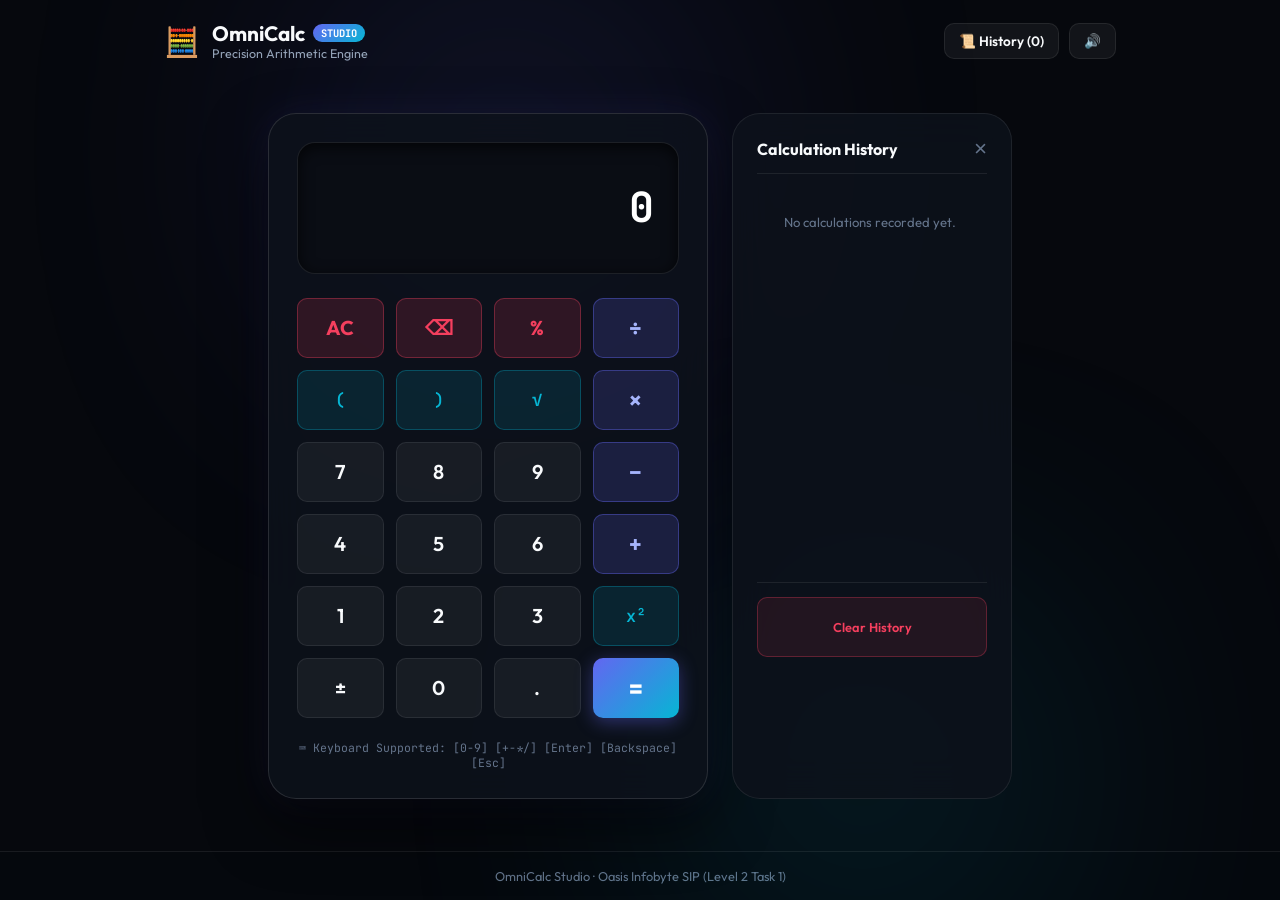
<file: WebDev-L2-Calculator/index.html>
<!DOCTYPE html>
<html lang="en">
<head>
  <meta charset="UTF-8">
  <meta name="viewport" content="width=device-width, initial-scale=1.0">
  <title>OmniCalc Studio — Precision Arithmetic & Scientific Calculator</title>
  <meta name="description" content="Modern browser-based precision calculator built with vanilla JavaScript, safe expression parsing, division-by-zero guardrails, and calculation history.">
  <!-- Google Fonts -->
  <link rel="preconnect" href="https://fonts.googleapis.com">
  <link rel="preconnect" href="https://fonts.gstatic.com" crossorigin>
  <link href="https://fonts.googleapis.com/css2?family=Outfit:wght@400;500;600;700;800&family=JetBrains+Mono:wght@400;600;700&display=swap" rel="stylesheet">
  <link rel="stylesheet" href="style.css">
</head>
<body>
  <!-- Ambient Background Glows -->
  <div class="calc-glow glow-top"></div>
  <div class="calc-glow glow-bottom"></div>

  <!-- Header -->
  <header class="calc-header">
    <div class="brand">
      <span class="brand-logo">🧮</span>
      <div>
        <h1 class="brand-title">OmniCalc <span class="badge">STUDIO</span></h1>
        <p class="brand-sub">Precision Arithmetic Engine</p>
      </div>
    </div>
    <div class="header-controls">
      <button class="header-btn" id="historyToggleBtn" aria-label="Toggle history log" title="View History">
        📜 History (<span id="historyBadge">0</span>)
      </button>
      <button class="header-btn" id="soundToggleBtn" aria-label="Toggle sound feedback" title="Toggle Sound">
        <span id="soundIcon">🔊</span>
      </button>
    </div>
  </header>

  <main class="main-wrapper">
    <div class="calculator-container">
      <!-- Calculator Body -->
      <div class="calculator-chassis" id="calculatorChassis">
        <!-- OLED Dual-Line Screen -->
        <div class="calc-screen" aria-live="polite">
          <div class="screen-history" id="screenHistory"></div>
          <div class="screen-main" id="screenMain">0</div>
          <div class="screen-status" id="screenStatus"></div>
        </div>

        <!-- Button Grid Pad (CSS Grid) -->
        <div class="calc-grid" id="buttonGrid">
          <!-- Row 1: Scientific / Clear -->
          <button type="button" class="btn btn-fn" data-action="all-clear" aria-label="All Clear">AC</button>
          <button type="button" class="btn btn-fn" data-action="backspace" aria-label="Backspace">⌫</button>
          <button type="button" class="btn btn-fn" data-action="percent" aria-label="Percentage">%</button>
          <button type="button" class="btn btn-operator" data-action="operator" data-op="÷" aria-label="Divide">÷</button>

          <!-- Row 2: Scientific Secondary -->
          <button type="button" class="btn btn-sci" data-action="bracket-open" aria-label="Open Bracket">(</button>
          <button type="button" class="btn btn-sci" data-action="bracket-close" aria-label="Close Bracket">)</button>
          <button type="button" class="btn btn-sci" data-action="sqrt" aria-label="Square Root">√</button>
          <button type="button" class="btn btn-operator" data-action="operator" data-op="×" aria-label="Multiply">×</button>

          <!-- Row 3: 7, 8, 9, Minus -->
          <button type="button" class="btn btn-num" data-action="number" data-num="7">7</button>
          <button type="button" class="btn btn-num" data-action="number" data-num="8">8</button>
          <button type="button" class="btn btn-num" data-action="number" data-num="9">9</button>
          <button type="button" class="btn btn-operator" data-action="operator" data-op="−" aria-label="Subtract">−</button>

          <!-- Row 4: 4, 5, 6, Plus -->
          <button type="button" class="btn btn-num" data-action="number" data-num="4">4</button>
          <button type="button" class="btn btn-num" data-action="number" data-num="5">5</button>
          <button type="button" class="btn btn-num" data-action="number" data-num="6">6</button>
          <button type="button" class="btn btn-operator" data-action="operator" data-op="+" aria-label="Add">+</button>

          <!-- Row 5: 1, 2, 3, Equals (Double row or standard) -->
          <button type="button" class="btn btn-num" data-action="number" data-num="1">1</button>
          <button type="button" class="btn btn-num" data-action="number" data-num="2">2</button>
          <button type="button" class="btn btn-num" data-action="number" data-num="3">3</button>
          <button type="button" class="btn btn-sci" data-action="square" aria-label="Square">x²</button>

          <!-- Row 6: Sign, 0, Decimal, Equals -->
          <button type="button" class="btn btn-num" data-action="negate" aria-label="Positive Negative Toggle">±</button>
          <button type="button" class="btn btn-num" data-action="number" data-num="0">0</button>
          <button type="button" class="btn btn-num" data-action="decimal" aria-label="Decimal Point">.</button>
          <button type="button" class="btn btn-equals" data-action="equals" aria-label="Calculate Equals">=</button>
        </div>

        <!-- Keyboard Shortcut Hint Footer -->
        <div class="calc-footer-hints">
          <span>⌨️ Keyboard Supported: [0-9] [+-*/] [Enter] [Backspace] [Esc]</span>
        </div>
      </div>

      <!-- History Side Drawer Panel -->
      <aside class="history-drawer" id="historyDrawer" aria-hidden="true">
        <div class="drawer-header">
          <h3>Calculation History</h3>
          <button class="drawer-close-btn" id="drawerCloseBtn" aria-label="Close history">&times;</button>
        </div>
        <div class="drawer-content" id="drawerContent">
          <div class="drawer-empty">No calculations recorded yet.</div>
        </div>
        <div class="drawer-footer">
          <button class="btn btn-clear-history" id="clearAllHistoryBtn">Clear History</button>
        </div>
      </aside>
    </div>
  </main>

  <footer class="site-footer">
    <span>OmniCalc Studio · Oasis Infobyte SIP (Level 2 Task 1)</span>
  </footer>

  <!-- Toast Notification Container -->
  <div class="toast-container" id="toastContainer"></div>

  <script src="script.js"></script>
</body>
</html>
</file>
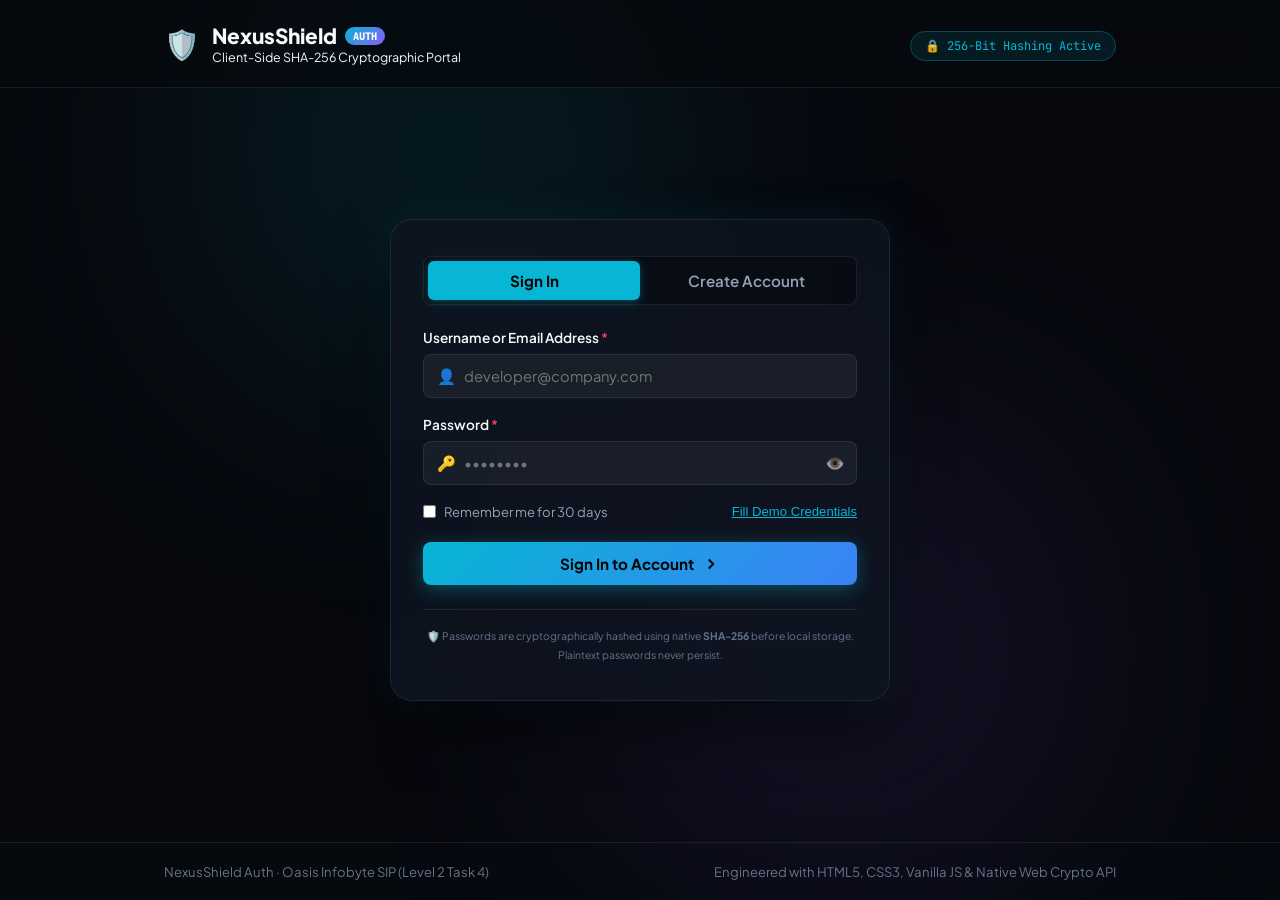
<file: WebDev-L2-LoginAuth/index.html>
<!DOCTYPE html>
<html lang="en">
<head>
  <meta charset="UTF-8">
  <meta name="viewport" content="width=device-width, initial-scale=1.0">
  <title>NexusShield — Secure Authentication & Protected Member Portal</title>
  <meta name="description" content="Client-side authentication system with SHA-256 cryptographic password hashing, validation rules, protected dashboard routes, and session management.">
  <!-- Google Fonts -->
  <link rel="preconnect" href="https://fonts.googleapis.com">
  <link rel="preconnect" href="https://fonts.gstatic.com" crossorigin>
  <link href="https://fonts.googleapis.com/css2?family=Plus+Jakarta+Sans:wght@400;500;600;700;800&family=JetBrains+Mono:wght@500;700&display=swap" rel="stylesheet">
  <link rel="stylesheet" href="style.css">
</head>
<body>
  <!-- Ambient Cybersecurity Glows -->
  <div class="ambient-glow glow-1"></div>
  <div class="ambient-glow glow-2"></div>

  <!-- Header -->
  <header class="auth-header">
    <div class="container header-wrap">
      <div class="brand">
        <span class="brand-icon">🛡️</span>
        <div>
          <h1 class="brand-title">NexusShield <span class="badge">AUTH</span></h1>
          <p class="brand-sub">Client-Side SHA-256 Cryptographic Portal</p>
        </div>
      </div>
      <div class="header-status">
        <span class="security-chip">🔒 256-Bit Hashing Active</span>
      </div>
    </div>
  </header>

  <main class="container main-content">
    <!-- VIEW 1: AUTHENTICATION PORTAL (Login & Registration) -->
    <section class="auth-section" id="authSection">
      <div class="auth-card">
        <!-- Tab Navigation (Sign In vs Register) -->
        <div class="auth-tabs" role="tablist">
          <button class="tab-btn active" id="tabLoginBtn" role="tab" aria-selected="true">Sign In</button>
          <button class="tab-btn" id="tabRegisterBtn" role="tab" aria-selected="false">Create Account</button>
        </div>

        <!-- Alert Banner (Unified Error & Info Messages) -->
        <div class="auth-alert" id="authAlert" role="alert">
          <span class="alert-icon" id="alertIcon">⚠️</span>
          <span class="alert-msg" id="alertMsg"></span>
        </div>

        <!-- FORM 1: LOGIN FORM -->
        <form class="auth-form" id="loginForm" autocomplete="on">
          <div class="form-group">
            <label for="loginUser">Username or Email Address <span class="req">*</span></label>
            <div class="input-wrap">
              <span class="input-icon">👤</span>
              <input type="text" id="loginUser" placeholder="developer@company.com" required autocomplete="username">
            </div>
          </div>

          <div class="form-group">
            <label for="loginPassword">Password <span class="req">*</span></label>
            <div class="input-wrap">
              <span class="input-icon">🔑</span>
              <input type="password" id="loginPassword" placeholder="••••••••" required autocomplete="current-password">
              <button type="button" class="pwd-toggle-btn" data-target="loginPassword" aria-label="Toggle password visibility">👁️</button>
            </div>
          </div>

          <div class="form-meta-row">
            <label class="remember-label">
              <input type="checkbox" id="rememberMeCheckbox">
              <span>Remember me for 30 days</span>
            </label>
            <button type="button" class="link-btn" id="demoAccountBtn">Fill Demo Credentials</button>
          </div>

          <button type="submit" class="btn btn-primary btn-block" id="loginSubmitBtn">
            <span>Sign In to Account</span>
            <svg width="18" height="18" viewBox="0 0 24 24" fill="none" stroke="currentColor" stroke-width="2.5"><polyline points="9 18 15 12 9 6"/></svg>
          </button>
        </form>

        <!-- FORM 2: REGISTRATION FORM -->
        <form class="auth-form" id="registerForm" style="display: none;" autocomplete="off">
          <div class="form-group">
            <label for="regFullName">Full Name <span class="req">*</span></label>
            <div class="input-wrap">
              <span class="input-icon">📝</span>
              <input type="text" id="regFullName" placeholder="Alex Morgan" required>
            </div>
          </div>

          <div class="form-row-grid">
            <div class="form-group">
              <label for="regUsername">Username <span class="req">*</span></label>
              <div class="input-wrap">
                <span class="input-icon">@</span>
                <input type="text" id="regUsername" placeholder="alex_dev" required autocomplete="username">
              </div>
            </div>

            <div class="form-group">
              <label for="regEmail">Email Address <span class="req">*</span></label>
              <div class="input-wrap">
                <span class="input-icon">📧</span>
                <input type="email" id="regEmail" placeholder="alex@company.com" required autocomplete="email">
              </div>
            </div>
          </div>

          <div class="form-group">
            <label for="regPassword">Password <span class="req">*</span></label>
            <div class="input-wrap">
              <span class="input-icon">🔑</span>
              <input type="password" id="regPassword" placeholder="Min. 8 chars, 1 number" required autocomplete="new-password">
              <button type="button" class="pwd-toggle-btn" data-target="regPassword" aria-label="Toggle password visibility">👁️</button>
            </div>
            <!-- Password Strength Meter -->
            <div class="pwd-strength-container">
              <div class="strength-bar-track">
                <div class="strength-bar-fill" id="strengthBarFill"></div>
              </div>
              <span class="strength-text" id="strengthText">Password Strength: Empty</span>
            </div>
            <ul class="pwd-rules-list">
              <li id="ruleLength">✕ At least 8 characters</li>
              <li id="ruleNumber">✕ Contains at least 1 number (0–9)</li>
              <li id="ruleLetter">✕ Contains uppercase & lowercase letters</li>
            </ul>
          </div>

          <div class="form-group">
            <label for="regConfirmPassword">Confirm Password <span class="req">*</span></label>
            <div class="input-wrap">
              <span class="input-icon">🛡️</span>
              <input type="password" id="regConfirmPassword" placeholder="Re-enter password" required autocomplete="new-password">
              <button type="button" class="pwd-toggle-btn" data-target="regConfirmPassword" aria-label="Toggle password visibility">👁️</button>
            </div>
            <div class="match-error" id="matchError">Passwords do not match.</div>
          </div>

          <button type="submit" class="btn btn-primary btn-block" id="registerSubmitBtn">
            <span>Create Secure Account</span>
            <svg width="18" height="18" viewBox="0 0 24 24" fill="none" stroke="currentColor" stroke-width="2.5"><polyline points="9 18 15 12 9 6"/></svg>
          </button>
        </form>

        <div class="auth-footer-note">
          <small>🛡️ Passwords are cryptographically hashed using native <strong>SHA-256</strong> before local storage. Plaintext passwords never persist.</small>
        </div>
      </div>
    </section>

    <!-- VIEW 2: PROTECTED DASHBOARD (Only Accessible After Valid Login) -->
    <section class="dashboard-section" id="dashboardSection" style="display: none;">
      <!-- Welcome Header Card -->
      <div class="dashboard-hero-card">
        <div class="user-greeting">
          <div class="user-avatar" id="dashAvatar">AM</div>
          <div>
            <span class="session-badge">🟢 Authenticated Session Active</span>
            <h2 class="dash-welcome">Welcome back, <span id="dashFullName">Alex Morgan</span>!</h2>
            <p class="dash-meta">Username: <strong id="dashUsername">alex_dev</strong> · Email: <span id="dashEmail">alex@company.com</span></p>
          </div>
        </div>
        <div class="dash-actions">
          <button class="btn btn-danger" id="logoutBtn">
            <svg width="16" height="16" viewBox="0 0 24 24" fill="none" stroke="currentColor" stroke-width="2"><path d="M9 21H5a2 2 0 0 1-2-2V5a2 2 0 0 1 2-2h4M16 17l5-5-5-5M21 12H9"/></svg>
            <span>Log Out</span>
          </button>
        </div>
      </div>

      <!-- Dashboard Cards Grid -->
      <div class="dash-grid">
        <!-- Security & Audit Card -->
        <div class="dash-card">
          <span class="dash-card-tag">SECURITY DIAGNOSTICS</span>
          <h3>Cryptographic Vault</h3>
          <p class="dash-card-desc">Your authentication credentials are encrypted using irreversible SHA-256 digests in client localStorage.</p>
          <div class="audit-details">
            <div class="audit-row">
              <span>Digest Algorithm</span>
              <strong>SHA-256 (Web Crypto)</strong>
            </div>
            <div class="audit-row">
              <span>Current Session ID</span>
              <code id="dashSessionId">sess_9a87f2...</code>
            </div>
            <div class="audit-row">
              <span>Login Timestamp</span>
              <strong id="dashLoginTime">Just now</strong>
            </div>
            <div class="audit-row">
              <span>Plaintext Leak Risk</span>
              <span class="pill-secure">0% (Zero-Knowledge)</span>
            </div>
          </div>
        </div>

        <!-- Simulated Active Permissions Card -->
        <div class="dash-card">
          <span class="dash-card-tag">PRIVILEGES & ACCESS</span>
          <h3>Authorized Workspaces</h3>
          <p class="dash-card-desc">Authenticated roles granted to this account under the Oasis Infobyte SIP track.</p>
          <ul class="access-list">
            <li>✓ Frontend Web Development Sandbox</li>
            <li>✓ Protected Route Navigation Guard</li>
            <li>✓ Session Storage Token Persistence</li>
            <li>✓ LocalStorage User Credential Vault</li>
          </ul>
        </div>
      </div>

      <!-- Simulated Audit Log -->
      <div class="dash-card mt-4">
        <span class="dash-card-tag">ACTIVITY TRAIL</span>
        <h3>Recent Authentication Logs</h3>
        <div class="audit-log-table-wrap">
          <table class="audit-table">
            <thead>
              <tr>
                <th>Event</th>
                <th>Status</th>
                <th>Hash Digest Verified</th>
                <th>Timestamp</th>
              </tr>
            </thead>
            <tbody id="auditLogBody">
              <tr>
                <td>User Sign-In</td>
                <td><span class="status-ok">Success (200)</span></td>
                <td><code>SHA-256 match</code></td>
                <td>Today, Just Now</td>
              </tr>
            </tbody>
          </table>
        </div>
      </div>
    </section>
  </main>

  <footer class="app-footer">
    <div class="container footer-content">
      <span>NexusShield Auth · Oasis Infobyte SIP (Level 2 Task 4)</span>
      <span>Engineered with HTML5, CSS3, Vanilla JS & Native Web Crypto API</span>
    </div>
  </footer>

  <!-- Toast Notification Container -->
  <div class="toast-container" id="toastContainer"></div>

  <script src="script.js"></script>
</body>
</html>
</file>
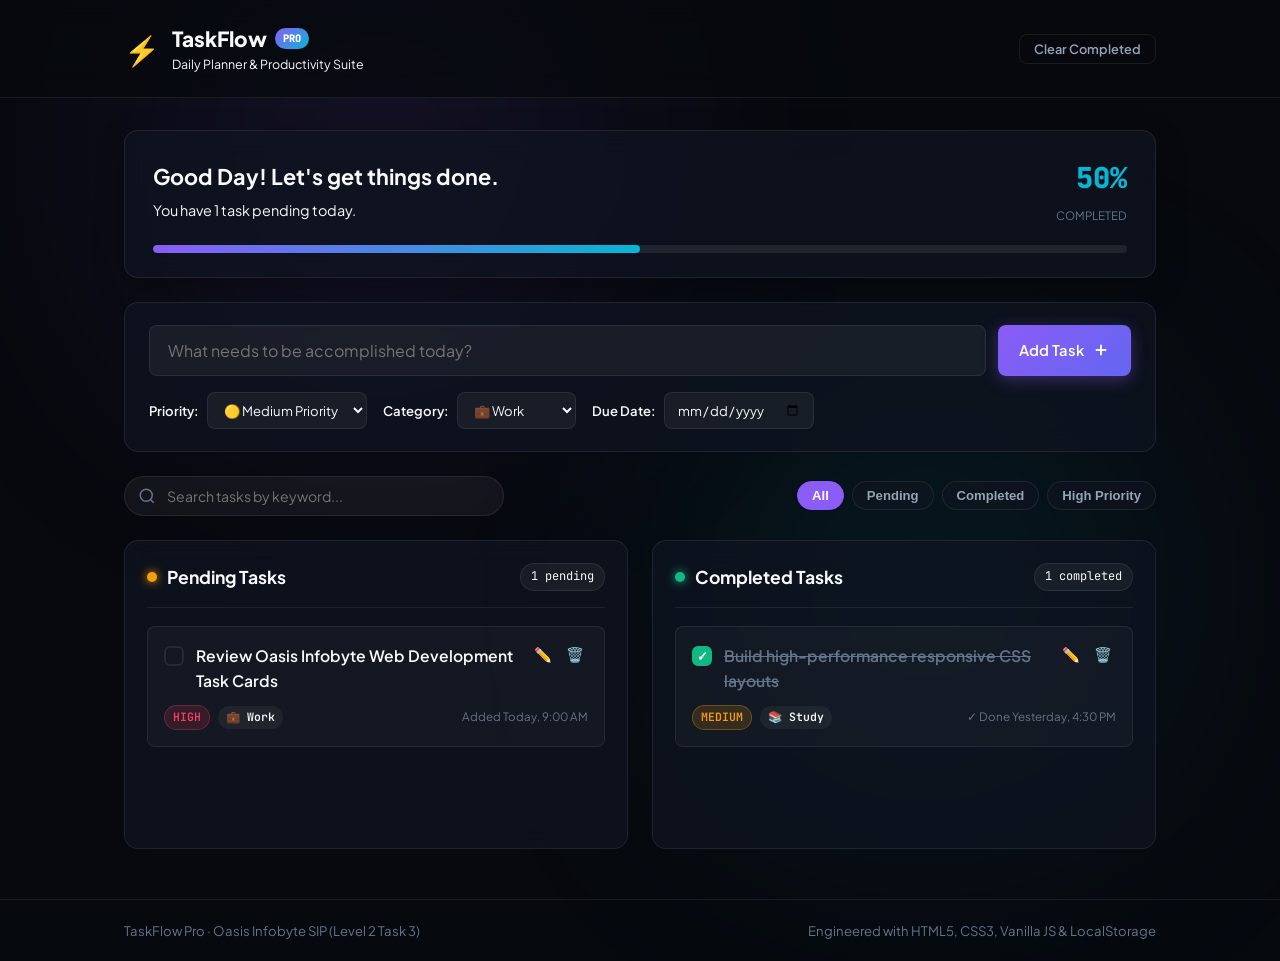
<file: WebDev-L2-TodoApp/index.html>
<!DOCTYPE html>
<html lang="en">
<head>
  <meta charset="UTF-8">
  <meta name="viewport" content="width=device-width, initial-scale=1.0">
  <title>TaskFlow Pro — Daily Planner & Interactive To-Do Web App</title>
  <meta name="description" content="Manage daily tasks with pending and completed lists, inline editing, priority filters, timestamps, and persistent localStorage.">
  <!-- Google Fonts -->
  <link rel="preconnect" href="https://fonts.googleapis.com">
  <link rel="preconnect" href="https://fonts.gstatic.com" crossorigin>
  <link href="https://fonts.googleapis.com/css2?family=Plus+Jakarta+Sans:wght@400;500;600;700;800&family=JetBrains+Mono:wght@500;700&display=swap" rel="stylesheet">
  <link rel="stylesheet" href="style.css">
</head>
<body>
  <!-- Ambient Background Glows -->
  <div class="ambient-glow glow-1"></div>
  <div class="ambient-glow glow-2"></div>

  <!-- Header -->
  <header class="app-header">
    <div class="container header-wrap">
      <div class="brand">
        <span class="brand-logo">⚡</span>
        <div>
          <h1 class="brand-title">TaskFlow <span class="badge">PRO</span></h1>
          <p class="brand-sub">Daily Planner & Productivity Suite</p>
        </div>
      </div>
      <div class="header-actions">
        <button class="btn btn-sm btn-outline" id="clearAllCompletedBtn">Clear Completed</button>
      </div>
    </div>
  </header>

  <main class="container main-content">
    <!-- Productivity Summary Card -->
    <section class="summary-card">
      <div class="summary-top">
        <div>
          <h2 class="summary-greeting" id="greetingText">Good Day! Let's get things done.</h2>
          <p class="summary-stats-sub" id="summarySub">You have 0 tasks pending today.</p>
        </div>
        <div class="progress-circle-wrap">
          <div class="progress-percentage" id="progressPercentage">0%</div>
          <span class="progress-label">Completed</span>
        </div>
      </div>
      <!-- Progress Bar -->
      <div class="progress-track">
        <div class="progress-bar-fill" id="progressBarFill" style="width: 0%;"></div>
      </div>
    </section>

    <!-- Task Creation Form Card -->
    <section class="task-form-card">
      <form class="task-form" id="taskForm">
        <div class="input-row-main">
          <input type="text" id="taskTitleInput" placeholder="What needs to be accomplished today?" required autocomplete="off" aria-label="Task title">
          <button type="submit" class="btn btn-primary" id="addTaskBtn">
            <span>Add Task</span>
            <svg width="18" height="18" viewBox="0 0 24 24" fill="none" stroke="currentColor" stroke-width="2.5"><line x1="12" y1="5" x2="12" y2="19"/><line x1="5" y1="12" x2="19" y2="12"/></svg>
          </button>
        </div>

        <div class="options-row">
          <!-- Priority Selector -->
          <div class="option-group">
            <label for="prioritySelect">Priority:</label>
            <select id="prioritySelect">
              <option value="high">🔴 High Priority</option>
              <option value="medium" selected>🟡 Medium Priority</option>
              <option value="low">🟢 Low Priority</option>
            </select>
          </div>

          <!-- Category Selector -->
          <div class="option-group">
            <label for="categorySelect">Category:</label>
            <select id="categorySelect">
              <option value="work">💼 Work</option>
              <option value="study">📚 Study</option>
              <option value="personal">🏠 Personal</option>
              <option value="health">💪 Health</option>
            </select>
          </div>

          <!-- Optional Due Date -->
          <div class="option-group">
            <label for="dueDateInput">Due Date:</label>
            <input type="date" id="dueDateInput">
          </div>
        </div>
      </form>
    </section>

    <!-- Search & Filter Controls -->
    <div class="controls-bar">
      <div class="search-wrap">
        <svg class="search-icon" width="18" height="18" viewBox="0 0 24 24" fill="none" stroke="currentColor" stroke-width="2"><circle cx="11" cy="11" r="8"/><line x1="21" y1="21" x2="16.65" y2="16.65"/></svg>
        <input type="text" id="searchInput" placeholder="Search tasks by keyword...">
      </div>

      <div class="filter-pills" role="tablist">
        <button class="filter-btn active" data-filter="all">All</button>
        <button class="filter-btn" data-filter="pending">Pending</button>
        <button class="filter-btn" data-filter="completed">Completed</button>
        <button class="filter-btn" data-filter="high">High Priority</button>
      </div>
    </div>

    <!-- Dual Task Lists Grid -->
    <div class="lists-grid">
      <!-- Pending Tasks Column -->
      <section class="task-column">
        <div class="column-header">
          <div class="col-title-wrap">
            <span class="col-dot pending-dot"></span>
            <h3>Pending Tasks</h3>
          </div>
          <span class="count-pill" id="pendingCountPill">0 pending</span>
        </div>

        <div class="task-list" id="pendingList">
          <!-- Dynamically Rendered -->
        </div>
      </section>

      <!-- Completed Tasks Column -->
      <section class="task-column">
        <div class="column-header">
          <div class="col-title-wrap">
            <span class="col-dot completed-dot"></span>
            <h3>Completed Tasks</h3>
          </div>
          <span class="count-pill" id="completedCountPill">0 completed</span>
        </div>

        <div class="task-list" id="completedList">
          <!-- Dynamically Rendered -->
        </div>
      </section>
    </div>
  </main>

  <footer class="app-footer">
    <div class="container footer-content">
      <span>TaskFlow Pro · Oasis Infobyte SIP (Level 2 Task 3)</span>
      <span>Engineered with HTML5, CSS3, Vanilla JS & LocalStorage</span>
    </div>
  </footer>

  <!-- Toast Notification Container -->
  <div class="toast-container" id="toastContainer"></div>

  <script src="script.js"></script>
</body>
</html>
</file>
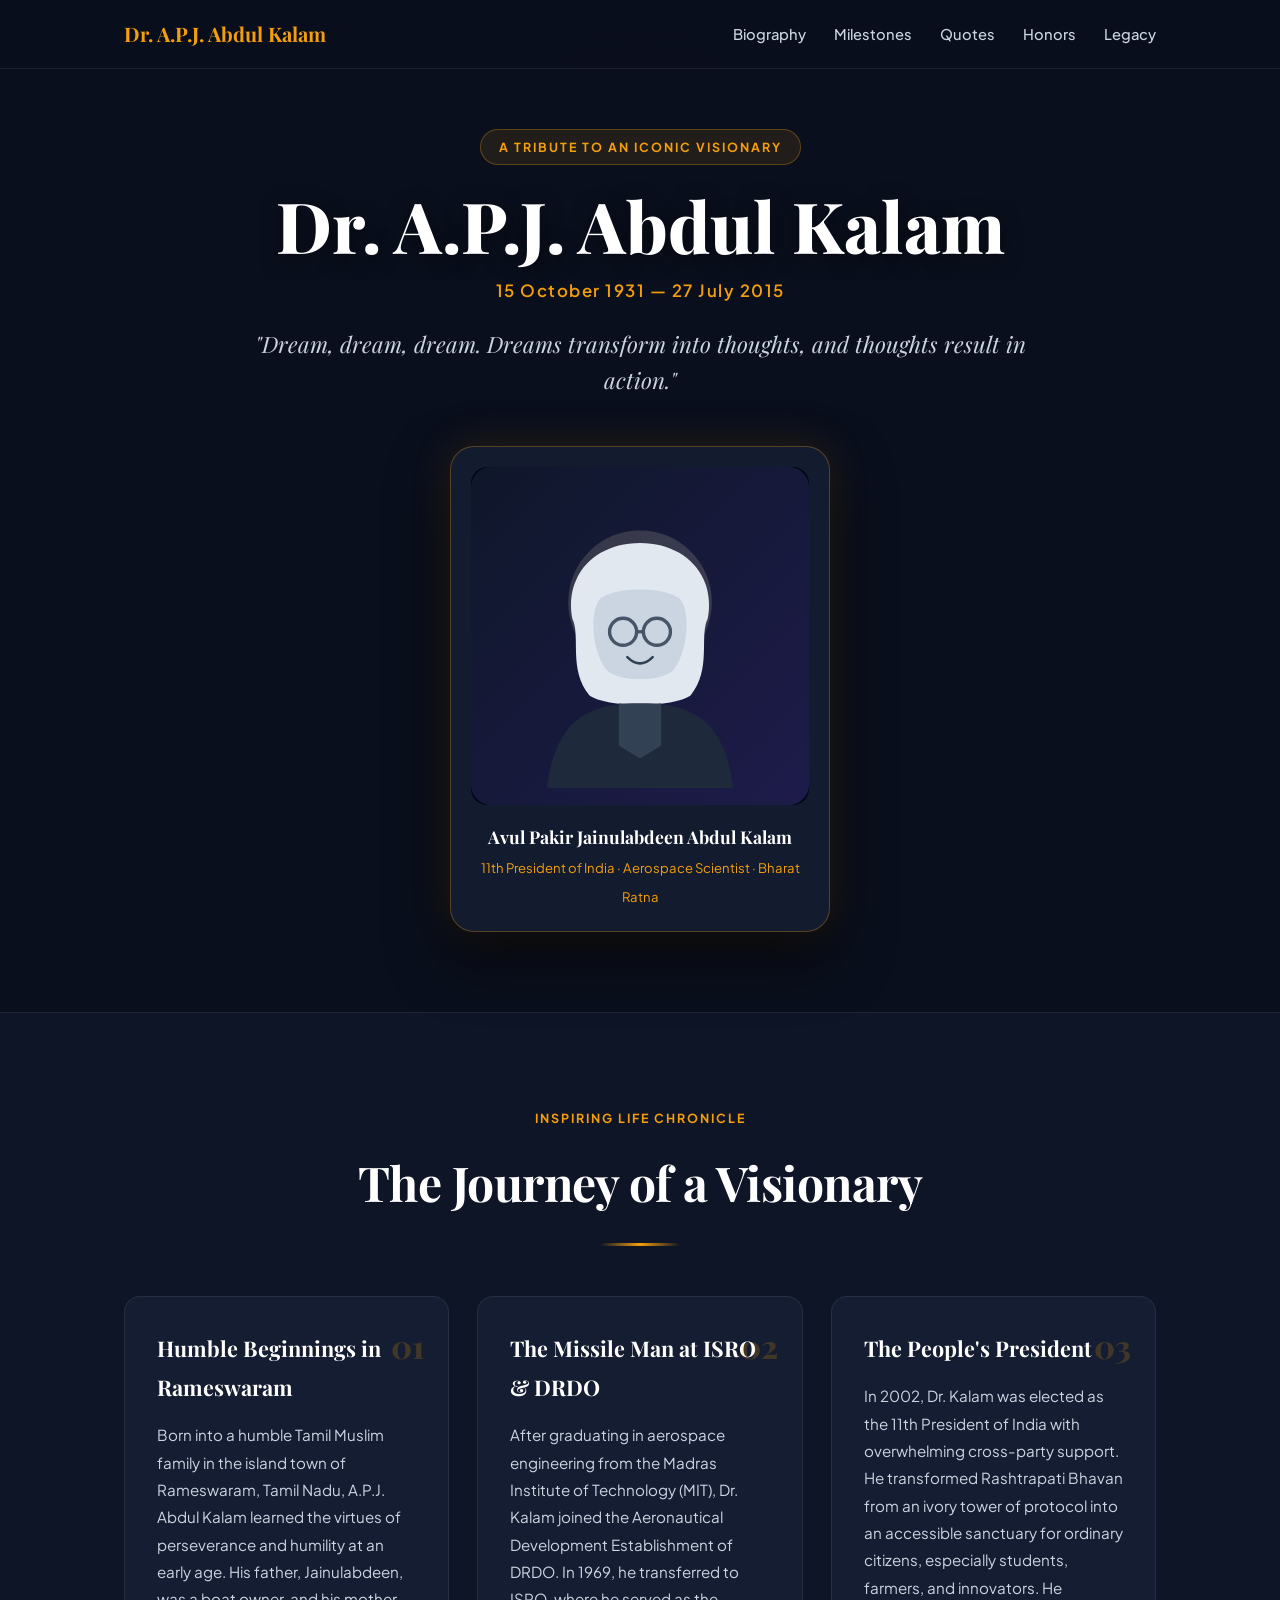
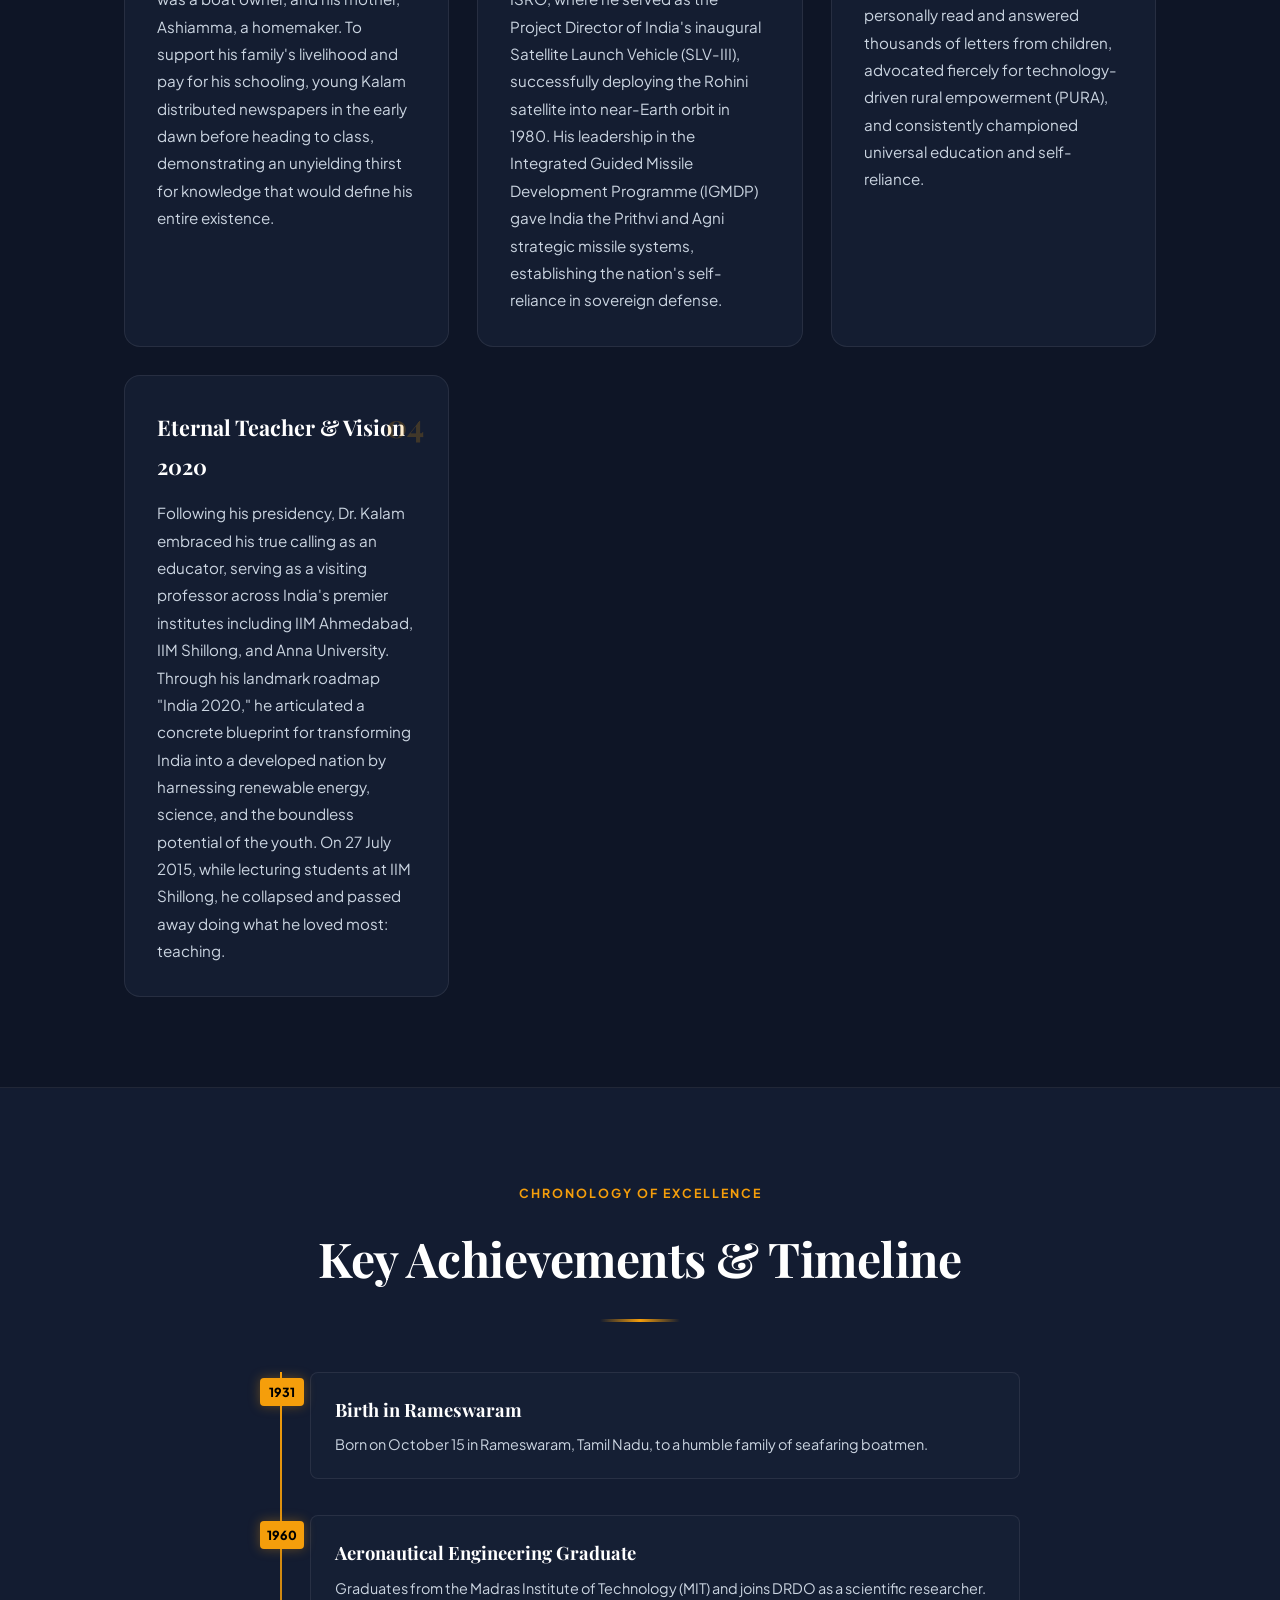
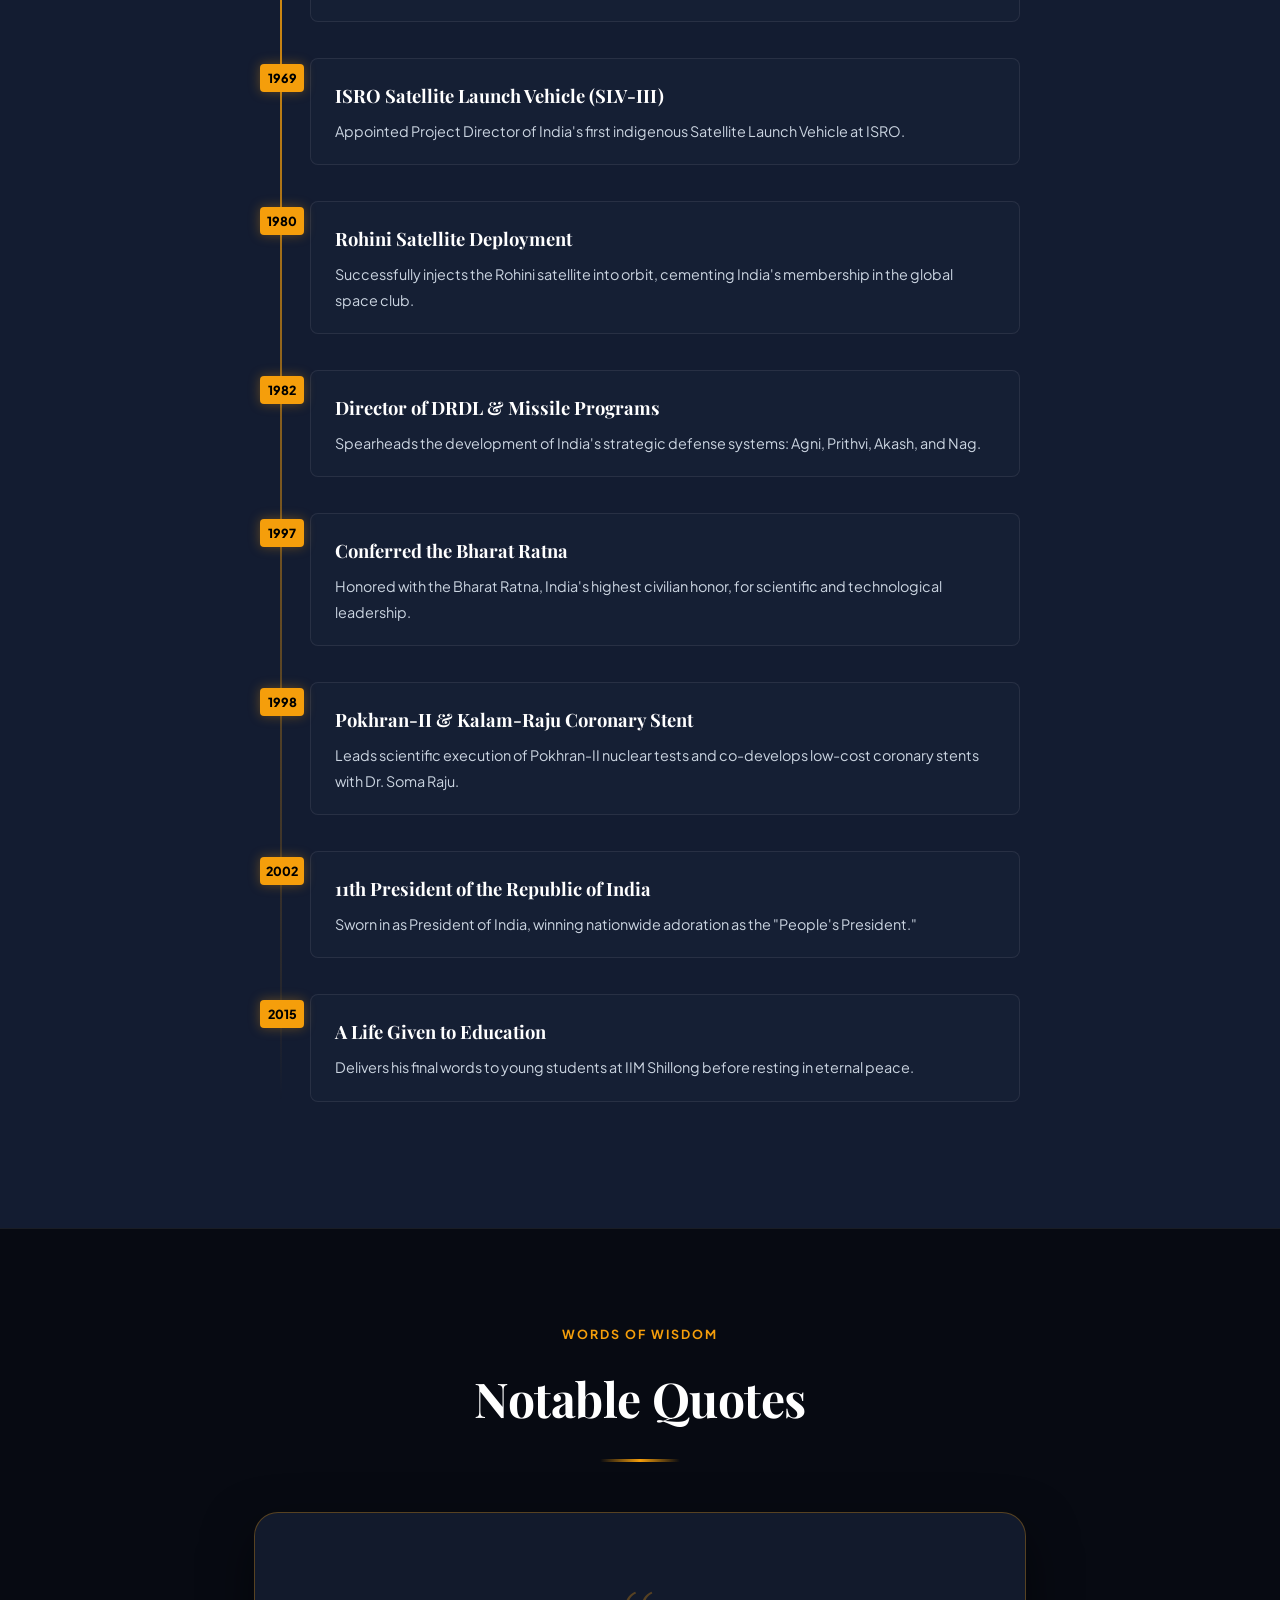
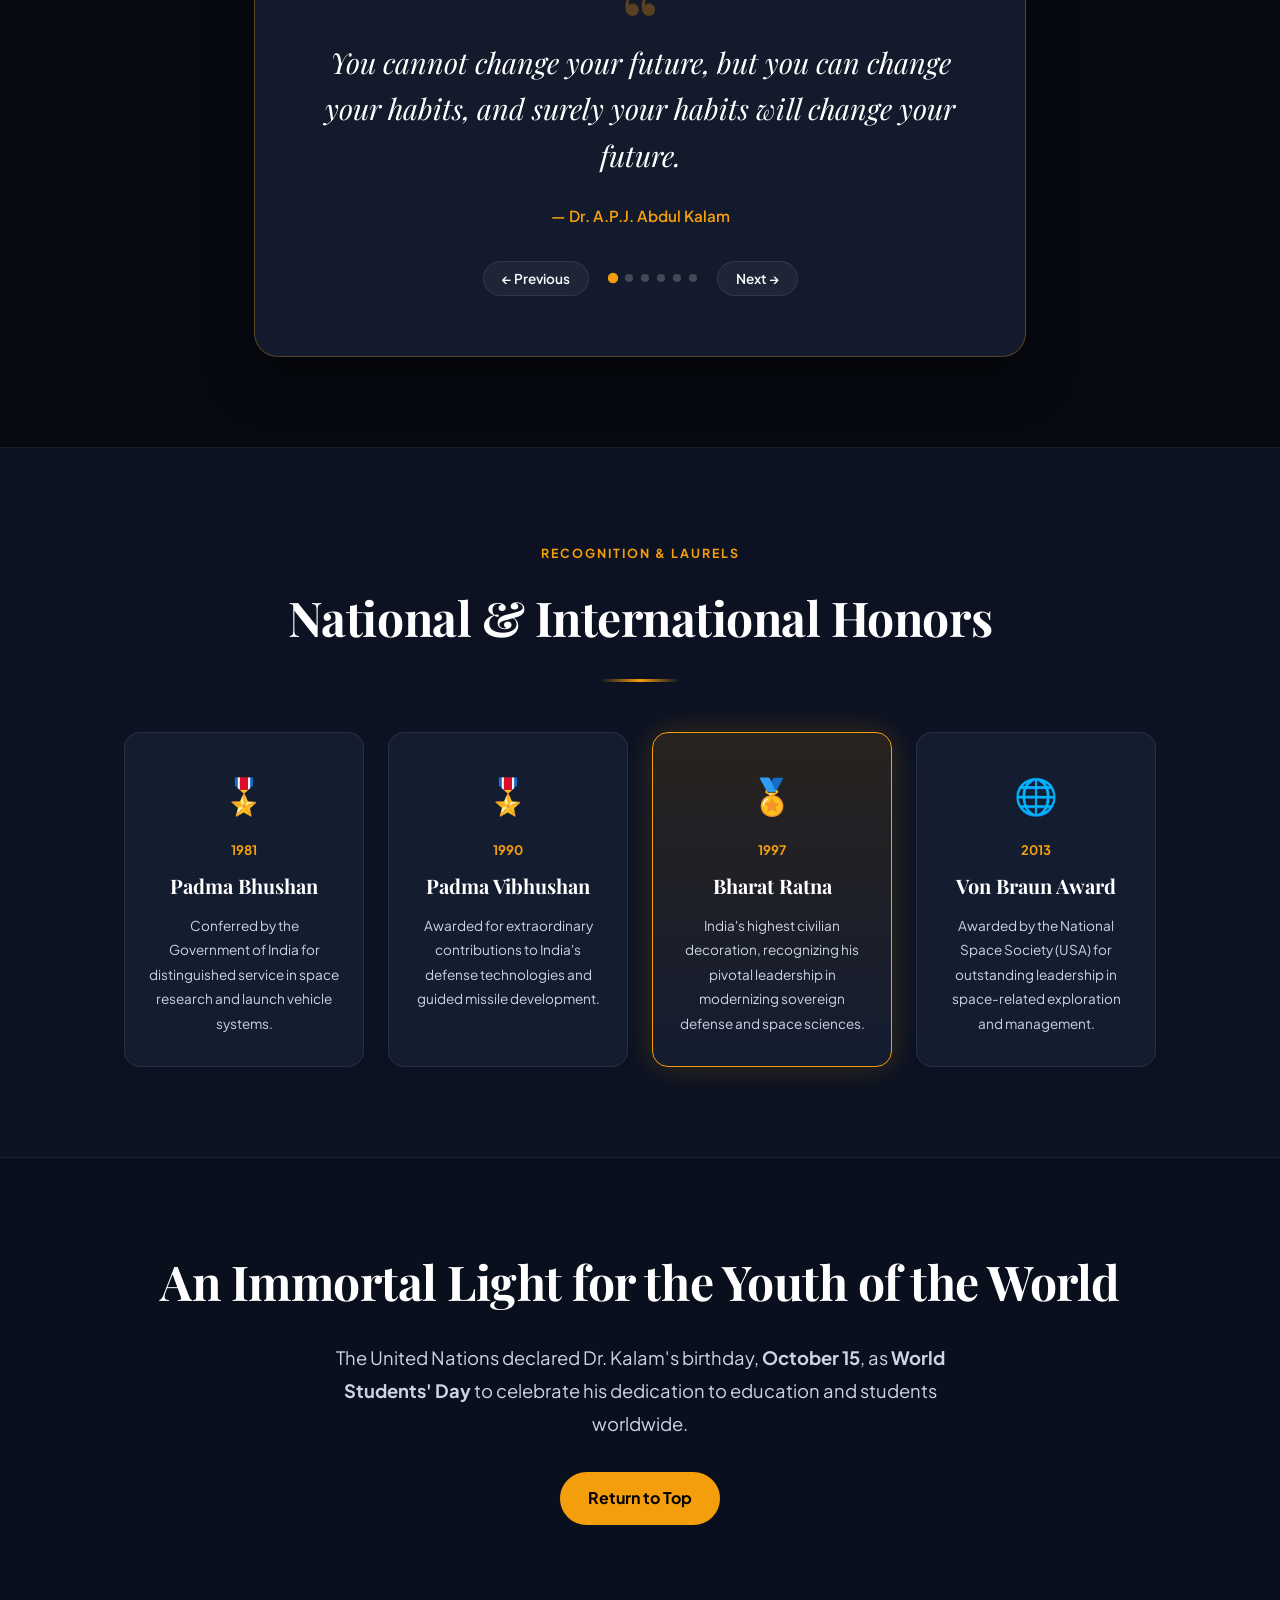
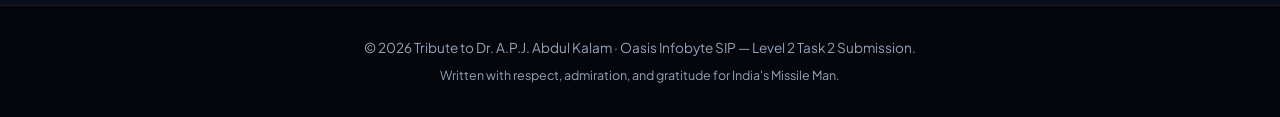
<file: WebDev-L2-TributePage/index.html>
<!DOCTYPE html>
<html lang="en">
<head>
  <meta charset="UTF-8">
  <meta name="viewport" content="width=device-width, initial-scale=1.0">
  <title>Tribute to Dr. A.P.J. Abdul Kalam — The People's President & Missile Man of India</title>
  <meta name="description" content="A visual tribute celebrating the life, visionary leadership, and scientific legacy of Dr. A.P.J. Abdul Kalam, 11th President of India.">
  <!-- Google Fonts: Serif for Headings & Clean Sans-Serif for Body -->
  <link rel="preconnect" href="https://fonts.googleapis.com">
  <link rel="preconnect" href="https://fonts.gstatic.com" crossorigin>
  <link href="https://fonts.googleapis.com/css2?family=Playfair+Display:ital,wght@0,500;0,600;0,700;0,800;1,600&family=Plus+Jakarta+Sans:wght@300;400;500;600;700&display=swap" rel="stylesheet">
  <link rel="stylesheet" href="style.css">
</head>
<body>
  <!-- Ambient Atmospheric Golden Glow -->
  <div class="ambient-aura"></div>

  <!-- Editorial Top Navigation -->
  <nav class="tribute-nav">
    <div class="container nav-wrap">
      <a href="#hero" class="nav-brand">Dr. A.P.J. Abdul Kalam</a>
      <ul class="nav-links">
        <li><a href="#biography">Biography</a></li>
        <li><a href="#timeline">Milestones</a></li>
        <li><a href="#quotes">Quotes</a></li>
        <li><a href="#honors">Honors</a></li>
        <li><a href="#legacy">Legacy</a></li>
      </ul>
    </div>
  </nav>

  <!-- Hero Section -->
  <header class="tribute-hero" id="hero">
    <div class="container hero-container">
      <div class="hero-badge">A TRIBUTE TO AN ICONIC VISIONARY</div>
      <h1 class="hero-name">Dr. A.P.J. Abdul Kalam</h1>
      <p class="hero-lifespan">15 October 1931 — 27 July 2015</p>
      <p class="hero-tagline">
        <em>"Dream, dream, dream. Dreams transform into thoughts, and thoughts result in action."</em>
      </p>

      <!-- Prominent Portrait Frame -->
      <div class="portrait-card">
        <div class="portrait-image-wrap">
          <!-- Stylized High-Fidelity SVG Portrait Art of Dr. A.P.J. Abdul Kalam -->
          <svg class="portrait-svg" viewBox="0 0 400 400" fill="none" xmlns="http://www.w3.org/2000/svg">
            <rect width="400" height="400" rx="24" fill="url(#heroGrad)"/>
            <circle cx="200" cy="160" r="85" fill="#fef3c7" opacity="0.15"/>
            <!-- Silhouette & Characteristic Flowing Silver Hair -->
            <path d="M120 180C110 130 145 90 200 90C255 90 290 130 280 180C270 200 285 240 260 270C240 285 160 285 140 270C115 240 130 200 120 180Z" fill="#e2e8f0"/>
            <path d="M150 160C140 180 145 220 160 240C175 255 225 255 240 240C255 220 260 180 250 160C240 140 160 140 150 160Z" fill="#cbd5e1"/>
            <!-- Characteristic Glasses -->
            <circle cx="180" cy="195" r="16" stroke="#475569" stroke-width="4" fill="none"/>
            <circle cx="220" cy="195" r="16" stroke="#475569" stroke-width="4" fill="none"/>
            <line x1="196" y1="195" x2="204" y2="195" stroke="#475569" stroke-width="4"/>
            <!-- Smile -->
            <path d="M185 225C195 235 205 235 215 225" stroke="#334155" stroke-width="3" stroke-linecap="round"/>
            <!-- Shoulders & Coat -->
            <path d="M90 380C100 290 150 280 200 280C250 280 300 290 310 380H90Z" fill="#1e293b"/>
            <!-- Nehru Jacket Collar -->
            <path d="M175 280H225V330L200 345L175 330V280Z" fill="#334155"/>
            <defs>
              <linearGradient id="heroGrad" x1="0" y1="0" x2="400" y2="400" gradientUnits="userSpaceOnUse">
                <stop stop-color="#0f172a"/>
                <stop offset="1" stop-color="#1e1b4b"/>
              </linearGradient>
            </defs>
          </svg>
        </div>
        <div class="portrait-caption">
          <strong>Avul Pakir Jainulabdeen Abdul Kalam</strong>
          <span>11th President of India · Aerospace Scientist · Bharat Ratna</span>
        </div>
      </div>
    </div>
  </header>

  <main>
    <!-- Section 1: Biography (Background 1: Midnight Deep Navy) -->
    <section class="section bio-section" id="biography">
      <div class="container bio-container">
        <div class="section-title-wrap text-center">
          <span class="section-pre">INSPIRING LIFE CHRONICLE</span>
          <h2 class="section-heading">The Journey of a Visionary</h2>
          <div class="gold-separator"></div>
        </div>

        <div class="bio-text-grid">
          <div class="bio-card">
            <span class="bio-index">01</span>
            <h3>Humble Beginnings in Rameswaram</h3>
            <p>Born into a humble Tamil Muslim family in the island town of Rameswaram, Tamil Nadu, A.P.J. Abdul Kalam learned the virtues of perseverance and humility at an early age. His father, Jainulabdeen, was a boat owner, and his mother, Ashiamma, a homemaker. To support his family's livelihood and pay for his schooling, young Kalam distributed newspapers in the early dawn before heading to class, demonstrating an unyielding thirst for knowledge that would define his entire existence.</p>
          </div>

          <div class="bio-card">
            <span class="bio-index">02</span>
            <h3>The Missile Man at ISRO & DRDO</h3>
            <p>After graduating in aerospace engineering from the Madras Institute of Technology (MIT), Dr. Kalam joined the Aeronautical Development Establishment of DRDO. In 1969, he transferred to ISRO, where he served as the Project Director of India's inaugural Satellite Launch Vehicle (SLV-III), successfully deploying the Rohini satellite into near-Earth orbit in 1980. His leadership in the Integrated Guided Missile Development Programme (IGMDP) gave India the Prithvi and Agni strategic missile systems, establishing the nation's self-reliance in sovereign defense.</p>
          </div>

          <div class="bio-card">
            <span class="bio-index">03</span>
            <h3>The People's President</h3>
            <p>In 2002, Dr. Kalam was elected as the 11th President of India with overwhelming cross-party support. He transformed Rashtrapati Bhavan from an ivory tower of protocol into an accessible sanctuary for ordinary citizens, especially students, farmers, and innovators. He personally read and answered thousands of letters from children, advocated fiercely for technology-driven rural empowerment (PURA), and consistently championed universal education and self-reliance.</p>
          </div>

          <div class="bio-card">
            <span class="bio-index">04</span>
            <h3>Eternal Teacher & Vision 2020</h3>
            <p>Following his presidency, Dr. Kalam embraced his true calling as an educator, serving as a visiting professor across India's premier institutes including IIM Ahmedabad, IIM Shillong, and Anna University. Through his landmark roadmap "India 2020," he articulated a concrete blueprint for transforming India into a developed nation by harnessing renewable energy, science, and the boundless potential of the youth. On 27 July 2015, while lecturing students at IIM Shillong, he collapsed and passed away doing what he loved most: teaching.</p>
          </div>
        </div>
      </div>
    </section>

    <!-- Section 2: Key Milestones / Timeline (Background 2: Royal Slate Charcoal) -->
    <section class="section timeline-section" id="timeline">
      <div class="container">
        <div class="section-title-wrap text-center">
          <span class="section-pre">CHRONOLOGY OF EXCELLENCE</span>
          <h2 class="section-heading">Key Achievements & Timeline</h2>
          <div class="gold-separator"></div>
        </div>

        <div class="timeline-tree">
          <div class="milestone-entry">
            <div class="milestone-badge">1931</div>
            <div class="milestone-card">
              <h4>Birth in Rameswaram</h4>
              <p>Born on October 15 in Rameswaram, Tamil Nadu, to a humble family of seafaring boatmen.</p>
            </div>
          </div>

          <div class="milestone-entry">
            <div class="milestone-badge">1960</div>
            <div class="milestone-card">
              <h4>Aeronautical Engineering Graduate</h4>
              <p>Graduates from the Madras Institute of Technology (MIT) and joins DRDO as a scientific researcher.</p>
            </div>
          </div>

          <div class="milestone-entry">
            <div class="milestone-badge">1969</div>
            <div class="milestone-card">
              <h4>ISRO Satellite Launch Vehicle (SLV-III)</h4>
              <p>Appointed Project Director of India's first indigenous Satellite Launch Vehicle at ISRO.</p>
            </div>
          </div>

          <div class="milestone-entry">
            <div class="milestone-badge">1980</div>
            <div class="milestone-card">
              <h4>Rohini Satellite Deployment</h4>
              <p>Successfully injects the Rohini satellite into orbit, cementing India's membership in the global space club.</p>
            </div>
          </div>

          <div class="milestone-entry">
            <div class="milestone-badge">1982</div>
            <div class="milestone-card">
              <h4>Director of DRDL & Missile Programs</h4>
              <p>Spearheads the development of India's strategic defense systems: Agni, Prithvi, Akash, and Nag.</p>
            </div>
          </div>

          <div class="milestone-entry">
            <div class="milestone-badge">1997</div>
            <div class="milestone-card">
              <h4>Conferred the Bharat Ratna</h4>
              <p>Honored with the Bharat Ratna, India's highest civilian honor, for scientific and technological leadership.</p>
            </div>
          </div>

          <div class="milestone-entry">
            <div class="milestone-badge">1998</div>
            <div class="milestone-card">
              <h4>Pokhran-II & Kalam-Raju Coronary Stent</h4>
              <p>Leads scientific execution of Pokhran-II nuclear tests and co-develops low-cost coronary stents with Dr. Soma Raju.</p>
            </div>
          </div>

          <div class="milestone-entry">
            <div class="milestone-badge">2002</div>
            <div class="milestone-card">
              <h4>11th President of the Republic of India</h4>
              <p>Sworn in as President of India, winning nationwide adoration as the "People's President."</p>
            </div>
          </div>

          <div class="milestone-entry">
            <div class="milestone-badge">2015</div>
            <div class="milestone-card">
              <h4>A Life Given to Education</h4>
              <p>Delivers his final words to young students at IIM Shillong before resting in eternal peace.</p>
            </div>
          </div>
        </div>
      </div>
    </section>

    <!-- Section 3: Interactive Quotes Showcase (Background 3: Deep Obsidian Gold) -->
    <section class="section quotes-section" id="quotes">
      <div class="container quotes-container">
        <div class="section-title-wrap text-center">
          <span class="section-pre">WORDS OF WISDOM</span>
          <h2 class="section-heading">Notable Quotes</h2>
          <div class="gold-separator"></div>
        </div>

        <div class="quote-slider-card">
          <div class="quote-mark">“</div>
          <p class="quote-text" id="activeQuoteText">
            You cannot change your future, but you can change your habits, and surely your habits will change your future.
          </p>
          <div class="quote-author">— Dr. A.P.J. Abdul Kalam</div>

          <div class="quote-controls">
            <button class="quote-btn" id="prevQuoteBtn" aria-label="Previous quote">← Previous</button>
            <div class="quote-dots" id="quoteDots"></div>
            <button class="quote-btn" id="nextQuoteBtn" aria-label="Next quote">Next →</button>
          </div>
        </div>
      </div>
    </section>

    <!-- Section 4: Civilian Honors & Awards (Background 4: Navy Heritage) -->
    <section class="section honors-section" id="honors">
      <div class="container">
        <div class="section-title-wrap text-center">
          <span class="section-pre">RECOGNITION & LAURELS</span>
          <h2 class="section-heading">National & International Honors</h2>
          <div class="gold-separator"></div>
        </div>

        <div class="honors-grid">
          <div class="honor-card">
            <span class="honor-medal">🎖️</span>
            <span class="honor-year">1981</span>
            <h4>Padma Bhushan</h4>
            <p>Conferred by the Government of India for distinguished service in space research and launch vehicle systems.</p>
          </div>

          <div class="honor-card">
            <span class="honor-medal">🎖️</span>
            <span class="honor-year">1990</span>
            <h4>Padma Vibhushan</h4>
            <p>Awarded for extraordinary contributions to India's defense technologies and guided missile development.</p>
          </div>

          <div class="honor-card featured-honor">
            <span class="honor-medal">🏅</span>
            <span class="honor-year">1997</span>
            <h4>Bharat Ratna</h4>
            <p>India's highest civilian decoration, recognizing his pivotal leadership in modernizing sovereign defense and space sciences.</p>
          </div>

          <div class="honor-card">
            <span class="honor-medal">🌐</span>
            <span class="honor-year">2013</span>
            <h4>Von Braun Award</h4>
            <p>Awarded by the National Space Society (USA) for outstanding leadership in space-related exploration and management.</p>
          </div>
        </div>
      </div>
    </section>

    <!-- Section 5: Enduring Legacy -->
    <section class="section legacy-section" id="legacy">
      <div class="container text-center">
        <h2 class="section-heading">An Immortal Light for the Youth of the World</h2>
        <p class="legacy-sub">
          The United Nations declared Dr. Kalam's birthday, <strong>October 15</strong>, as <strong>World Students' Day</strong> to celebrate his dedication to education and students worldwide.
        </p>
        <a href="#hero" class="btn-tribute">Return to Top</a>
      </div>
    </section>
  </main>

  <footer class="tribute-footer">
    <div class="container">
      <p>&copy; 2026 Tribute to Dr. A.P.J. Abdul Kalam · Oasis Infobyte SIP — Level 2 Task 2 Submission.</p>
      <p class="footer-sub">Written with respect, admiration, and gratitude for India's Missile Man.</p>
    </div>
  </footer>

  <script src="script.js"></script>
</body>
</html>
</file>
<file: style.css>
/* ==========================================================================
   OIBSIP — Master Showcase Hub Stylesheet
   ========================================================================== */

:root {
  --bg-main: #06090e;
  --bg-card: rgba(14, 19, 30, 0.75);
  --bg-card-hover: rgba(22, 30, 48, 0.9);

  --accent-purple: #8b5cf6;
  --accent-purple-glow: rgba(139, 92, 246, 0.35);
  --accent-cyan: #06b6d4;
  --accent-cyan-glow: rgba(6, 182, 212, 0.35);
  --accent-emerald: #10b981;
  --accent-amber: #f59e0b;

  --text-primary: #f8fafc;
  --text-secondary: #94a3b8;
  --text-dim: #64748b;

  --border-subtle: rgba(255, 255, 255, 0.08);

  --font-main: 'Plus Jakarta Sans', sans-serif;
  --font-mono: 'JetBrains Mono', monospace;

  --radius-sm: 8px;
  --radius-md: 14px;
  --radius-lg: 22px;
  --radius-full: 9999px;

  --transition-fast: 0.2s ease;
  --transition-smooth: 0.35s cubic-bezier(0.16, 1, 0.3, 1);
}

*, *::before, *::after {
  box-sizing: border-box;
  margin: 0;
  padding: 0;
}

body {
  font-family: var(--font-main);
  background-color: var(--bg-main);
  color: var(--text-primary);
  line-height: 1.6;
  min-height: 100vh;
  display: flex;
  flex-direction: column;
  position: relative;
  overflow-x: hidden;
}

/* Ambient Glows */
.ambient-glow {
  position: fixed;
  border-radius: 50%;
  filter: blur(140px);
  pointer-events: none;
  z-index: 0;
  opacity: 0.35;
}

.glow-1 {
  width: 500px;
  height: 500px;
  background: radial-gradient(circle, var(--accent-purple), transparent 70%);
  top: -100px;
  left: 20%;
}

.glow-2 {
  width: 500px;
  height: 500px;
  background: radial-gradient(circle, var(--accent-cyan), transparent 70%);
  bottom: 0;
  right: 15%;
}

.container {
  width: 100%;
  max-width: 1140px;
  margin: 0 auto;
  padding: 0 24px;
  position: relative;
  z-index: 1;
}

/* Header */
.hub-header {
  padding: 24px 0;
  border-bottom: 1px solid var(--border-subtle);
  background: rgba(6, 9, 14, 0.7);
  backdrop-filter: blur(14px);
}

.header-wrap {
  display: flex;
  justify-content: space-between;
  align-items: center;
}

.brand {
  display: flex;
  align-items: center;
  gap: 12px;
}

.brand-logo {
  font-size: 2rem;
}

.brand-title {
  font-size: 1.35rem;
  font-weight: 800;
  display: flex;
  align-items: center;
  gap: 8px;
}

.badge {
  font-family: var(--font-mono);
  font-size: 0.68rem;
  background: linear-gradient(135deg, var(--accent-purple), var(--accent-cyan));
  color: #ffffff;
  padding: 2px 8px;
  border-radius: var(--radius-full);
}

.brand-sub {
  font-size: 0.8rem;
  color: var(--text-muted);
}

.status-pill {
  font-family: var(--font-mono);
  font-size: 0.8rem;
  background: rgba(16, 185, 129, 0.15);
  border: 1px solid rgba(16, 185, 129, 0.3);
  color: var(--accent-emerald);
  padding: 6px 14px;
  border-radius: var(--radius-full);
  font-weight: 600;
}

/* Main Content */
.main-content {
  flex-grow: 1;
  padding-top: 40px;
  padding-bottom: 60px;
}

/* Hero Banner */
.hero-banner {
  background: var(--bg-card);
  border: 1px solid var(--border-subtle);
  border-radius: var(--radius-lg);
  padding: 44px 36px;
  backdrop-filter: blur(16px);
  margin-bottom: 36px;
  box-shadow: 0 20px 50px rgba(0, 0, 0, 0.4);
}

.banner-badge {
  display: inline-block;
  font-family: var(--font-mono);
  font-size: 0.75rem;
  font-weight: 700;
  letter-spacing: 1.5px;
  color: var(--accent-cyan);
  background: rgba(6, 182, 212, 0.1);
  border: 1px solid rgba(6, 182, 212, 0.3);
  padding: 4px 12px;
  border-radius: var(--radius-full);
  margin-bottom: 16px;
}

.hero-title {
  font-size: clamp(2rem, 3.8vw, 3rem);
  font-weight: 800;
  margin-bottom: 12px;
  letter-spacing: -0.02em;
}

.hero-desc {
  font-size: 1.05rem;
  color: var(--text-secondary);
  max-width: 800px;
  line-height: 1.7;
  margin-bottom: 32px;
}

.metrics-row {
  display: grid;
  grid-template-columns: repeat(auto-fit, minmax(180px, 1fr));
  gap: 16px;
}

.metric-card {
  background: rgba(255, 255, 255, 0.03);
  border: 1px solid var(--border-subtle);
  border-radius: var(--radius-sm);
  padding: 16px 20px;
  display: flex;
  flex-direction: column;
}

.m-val {
  font-family: var(--font-mono);
  font-size: 1.8rem;
  font-weight: 800;
  color: var(--accent-cyan);
}

.m-lbl {
  font-size: 0.8rem;
  color: var(--text-dim);
  text-transform: uppercase;
  font-weight: 600;
}

/* Filter Bar */
.filter-bar {
  display: flex;
  align-items: center;
  gap: 16px;
  margin-bottom: 28px;
  flex-wrap: wrap;
}

.filter-label {
  font-size: 0.88rem;
  color: var(--text-muted);
  font-weight: 600;
}

.filter-pills {
  display: flex;
  gap: 10px;
}

.filter-btn {
  background: var(--bg-card);
  border: 1px solid var(--border-subtle);
  color: var(--text-secondary);
  font-family: var(--font-main);
  font-size: 0.85rem;
  font-weight: 600;
  padding: 8px 18px;
  border-radius: var(--radius-full);
  cursor: pointer;
  transition: all var(--transition-fast);
}

.filter-btn:hover, .filter-btn.active {
  background: var(--accent-purple);
  color: #ffffff;
  border-color: var(--accent-purple);
  box-shadow: 0 2px 10px var(--accent-purple-glow);
}

/* Projects Grid */
.projects-grid {
  display: grid;
  grid-template-columns: repeat(auto-fit, minmax(330px, 1fr));
  gap: 28px;
  margin-bottom: 48px;
}

.project-card {
  background: var(--bg-card);
  border: 1px solid var(--border-subtle);
  border-radius: var(--radius-md);
  padding: 28px;
  backdrop-filter: blur(14px);
  display: flex;
  flex-direction: column;
  transition: all var(--transition-smooth);
}

.project-card:hover {
  transform: translateY(-5px);
  background: var(--bg-card-hover);
  border-color: rgba(255, 255, 255, 0.2);
  box-shadow: 0 16px 36px rgba(0, 0, 0, 0.5);
}

.card-top {
  display: flex;
  justify-content: space-between;
  align-items: center;
  margin-bottom: 14px;
}

.level-badge {
  font-family: var(--font-mono);
  font-size: 0.72rem;
  font-weight: 700;
  padding: 3px 10px;
  border-radius: var(--radius-full);
}

.badge-l1 {
  background: rgba(6, 182, 212, 0.15);
  color: var(--accent-cyan);
  border: 1px solid rgba(6, 182, 212, 0.3);
}

.badge-l2 {
  background: rgba(139, 92, 246, 0.15);
  color: var(--accent-purple);
  border: 1px solid rgba(139, 92, 246, 0.3);
}

.category-tag {
  font-size: 0.75rem;
  color: var(--text-dim);
}

.card-title {
  font-size: 1.25rem;
  font-weight: 700;
  margin-bottom: 10px;
  color: var(--text-primary);
}

.card-desc {
  font-size: 0.92rem;
  color: var(--text-muted);
  line-height: 1.6;
  margin-bottom: 20px;
  flex-grow: 1;
}

.card-tags {
  display: flex;
  flex-wrap: wrap;
  gap: 6px;
  margin-bottom: 24px;
}

.card-tags span {
  font-family: var(--font-mono);
  font-size: 0.72rem;
  background: rgba(255, 255, 255, 0.05);
  border: 1px solid var(--border-subtle);
  color: var(--text-dim);
  padding: 3px 8px;
  border-radius: var(--radius-sm);
}

.card-actions {
  display: flex;
  gap: 10px;
}

/* Buttons */
.btn {
  display: inline-flex;
  align-items: center;
  justify-content: center;
  font-family: var(--font-main);
  font-size: 0.88rem;
  font-weight: 600;
  padding: 9px 18px;
  border-radius: var(--radius-sm);
  text-decoration: none;
  cursor: pointer;
  border: 1px solid transparent;
  transition: all var(--transition-fast);
}

.btn-primary {
  background: linear-gradient(135deg, var(--accent-purple), #6366f1);
  color: #ffffff;
  flex-grow: 1;
}

.btn-primary:hover {
  filter: brightness(1.15);
  transform: translateY(-2px);
}

.btn-secondary {
  background: rgba(255, 255, 255, 0.05);
  border-color: var(--border-subtle);
  color: var(--text-secondary);
}

.btn-secondary:hover {
  background: rgba(255, 255, 255, 0.1);
  color: var(--text-primary);
}

/* Submission Guidelines Card */
.submission-guidelines-card {
  background: linear-gradient(135deg, rgba(139, 92, 246, 0.12) 0%, rgba(6, 182, 212, 0.08) 100%), var(--bg-card);
  border: 1px solid rgba(139, 92, 246, 0.35);
  border-radius: var(--radius-lg);
  padding: 36px 32px;
  box-shadow: 0 20px 50px rgba(0, 0, 0, 0.4);
}

.guide-header {
  display: flex;
  align-items: center;
  gap: 16px;
  margin-bottom: 24px;
}

.guide-icon {
  font-size: 2rem;
}

.guide-header h3 {
  font-size: 1.35rem;
  font-weight: 700;
}

.guide-header p {
  font-size: 0.88rem;
  color: var(--text-muted);
}

.guide-grid {
  display: grid;
  grid-template-columns: repeat(auto-fit, minmax(220px, 1fr));
  gap: 20px;
}

.guide-item {
  background: rgba(0, 0, 0, 0.3);
  border: 1px solid var(--border-subtle);
  border-radius: var(--radius-sm);
  padding: 16px;
}

.guide-item strong {
  display: block;
  font-size: 0.92rem;
  color: var(--accent-cyan);
  margin-bottom: 6px;
}

.guide-item p {
  font-size: 0.82rem;
  color: var(--text-secondary);
  line-height: 1.5;
}

.guide-item code {
  font-family: var(--font-mono);
  background: rgba(255, 255, 255, 0.08);
  padding: 2px 6px;
  border-radius: 4px;
  color: #f1fa8c;
}

/* Footer */
.hub-footer {
  border-top: 1px solid var(--border-subtle);
  padding: 24px 0;
  font-size: 0.82rem;
  color: var(--text-dim);
  background: rgba(6, 9, 14, 0.8);
}

.footer-wrap {
  display: flex;
  justify-content: space-between;
}

@media (max-width: 768px) {
  .footer-wrap {
    flex-direction: column;
    gap: 8px;
    text-align: center;
  }
}
</file>
<file: WebDev-L1-LandingPage/style.css>
/* ==========================================================================
   AetherMind AI — Modern Design System & Stylesheet
   Oasis Infobyte SIP — Level 1 Task 1: Landing Page
   ========================================================================== */

:root {
  /* Color Palette */
  --bg-primary: #07090e;
  --bg-secondary: #0d111c;
  --bg-tertiary: #131a2b;
  --bg-card: rgba(19, 26, 43, 0.7);
  --bg-card-hover: rgba(28, 38, 62, 0.85);

  --border-subtle: rgba(255, 255, 255, 0.08);
  --border-focus: rgba(139, 92, 246, 0.5);

  --accent-purple: #8b5cf6;
  --accent-purple-glow: rgba(139, 92, 246, 0.35);
  --accent-cyan: #06b6d4;
  --accent-cyan-glow: rgba(6, 182, 212, 0.35);
  --accent-pink: #ec4899;
  --accent-emerald: #10b981;
  --accent-amber: #f59e0b;

  --text-primary: #f8fafc;
  --text-secondary: #94a3b8;
  --text-muted: #64748b;

  /* Typography */
  --font-main: 'Plus Jakarta Sans', -apple-system, BlinkMacSystemFont, sans-serif;
  --font-code: 'Space Grotesk', monospace;

  /* Layout & Spacing */
  --container-max-w: 1200px;
  --header-height: 76px;
  --radius-sm: 8px;
  --radius-md: 14px;
  --radius-lg: 22px;
  --radius-full: 9999px;

  /* Transitions */
  --transition-fast: 0.2s cubic-bezier(0.16, 1, 0.3, 1);
  --transition-smooth: 0.35s cubic-bezier(0.16, 1, 0.3, 1);
}

/* Reset & Box Sizing */
*, *::before, *::after {
  box-sizing: border-box;
  margin: 0;
  padding: 0;
}

html {
  scroll-behavior: smooth;
  font-size: 16px;
  color-scheme: dark;
}

body {
  font-family: var(--font-main);
  background-color: var(--bg-primary);
  color: var(--text-primary);
  line-height: 1.6;
  overflow-x: hidden;
  position: relative;
  min-height: 100vh;
  -webkit-font-smoothing: antialiased;
}

/* Ambient Nebula Glows */
.ambient-glow {
  position: fixed;
  border-radius: 50%;
  filter: blur(120px);
  pointer-events: none;
  z-index: 0;
  opacity: 0.45;
  transition: opacity 0.5s ease;
}

.glow-1 {
  width: 500px;
  height: 500px;
  background: radial-gradient(circle, var(--accent-purple), transparent 70%);
  top: -100px;
  left: 20%;
}

.glow-2 {
  width: 450px;
  height: 450px;
  background: radial-gradient(circle, var(--accent-cyan), transparent 70%);
  top: 40%;
  right: -50px;
}

.glow-3 {
  width: 600px;
  height: 600px;
  background: radial-gradient(circle, #4f46e5, transparent 70%);
  bottom: -150px;
  left: -100px;
}

/* Typography & General Utilities */
.container {
  width: 100%;
  max-width: var(--container-max-w);
  margin-left: auto;
  margin-right: auto;
  padding-left: 24px;
  padding-right: 24px;
  position: relative;
  z-index: 1;
}

.gradient-text {
  background: linear-gradient(135deg, #a78bfa 0%, #38bdf8 50%, #c084fc 100%);
  -webkit-background-clip: text;
  -webkit-text-fill-color: transparent;
}

.text-center {
  text-align: center;
}

/* Buttons */
.btn {
  display: inline-flex;
  align-items: center;
  justify-content: center;
  gap: 8px;
  font-family: var(--font-main);
  font-size: 0.95rem;
  font-weight: 600;
  padding: 10px 22px;
  border-radius: var(--radius-full);
  text-decoration: none;
  cursor: pointer;
  border: 1px solid transparent;
  transition: all var(--transition-fast);
}

.btn-primary {
  background: linear-gradient(135deg, var(--accent-purple), #6366f1);
  color: #ffffff;
  box-shadow: 0 4px 18px var(--accent-purple-glow);
}

.btn-primary:hover {
  transform: translateY(-2px);
  box-shadow: 0 8px 25px rgba(139, 92, 246, 0.55);
  filter: brightness(1.1);
}

.btn-secondary {
  background: rgba(255, 255, 255, 0.05);
  color: var(--text-primary);
  border-color: var(--border-subtle);
  backdrop-filter: blur(10px);
}

.btn-secondary:hover {
  background: rgba(255, 255, 255, 0.1);
  border-color: rgba(255, 255, 255, 0.2);
  transform: translateY(-2px);
}

.btn-ghost {
  background: transparent;
  color: var(--text-secondary);
}

.btn-ghost:hover {
  color: var(--text-primary);
  background: rgba(255, 255, 255, 0.05);
}

.btn-lg {
  padding: 14px 28px;
  font-size: 1.05rem;
}

.btn-sm {
  padding: 8px 16px;
  font-size: 0.85rem;
}

.glow-effect {
  position: relative;
}

/* Section Header Structure */
.section-header {
  margin-bottom: 60px;
}

.section-tag {
  display: inline-block;
  font-family: var(--font-code);
  font-size: 0.8rem;
  font-weight: 700;
  letter-spacing: 1.5px;
  text-transform: uppercase;
  color: var(--accent-cyan);
  background: rgba(6, 182, 212, 0.1);
  border: 1px solid rgba(6, 182, 212, 0.25);
  padding: 4px 14px;
  border-radius: var(--radius-full);
  margin-bottom: 16px;
}

.section-title {
  font-size: clamp(2rem, 4vw, 2.75rem);
  font-weight: 800;
  line-height: 1.2;
  margin-bottom: 16px;
  letter-spacing: -0.02em;
}

.section-subtitle {
  font-size: 1.1rem;
  color: var(--text-secondary);
  max-width: 650px;
  margin-left: auto;
  margin-right: auto;
}

/* ==========================================================================
   Header & Navigation
   ========================================================================== */
.site-header {
  position: fixed;
  top: 0;
  left: 0;
  right: 0;
  height: var(--header-height);
  z-index: 1000;
  display: flex;
  align-items: center;
  background: rgba(7, 9, 14, 0.7);
  backdrop-filter: blur(16px);
  -webkit-backdrop-filter: blur(16px);
  border-bottom: 1px solid var(--border-subtle);
  transition: all var(--transition-fast);
}

.site-header.scrolled {
  background: rgba(7, 9, 14, 0.92);
  box-shadow: 0 10px 30px rgba(0, 0, 0, 0.4);
}

.header-container {
  display: flex;
  align-items: center;
  justify-content: space-between;
}

.brand-logo {
  display: flex;
  align-items: center;
  gap: 12px;
  text-decoration: none;
  color: var(--text-primary);
  font-weight: 700;
  font-size: 1.25rem;
}

.logo-mark {
  width: 40px;
  height: 40px;
  border-radius: var(--radius-sm);
  background: rgba(139, 92, 246, 0.15);
  border: 1px solid rgba(139, 92, 246, 0.35);
  display: flex;
  align-items: center;
  justify-content: center;
  color: var(--accent-cyan);
}

.logo-mark.mini {
  width: 32px;
  height: 32px;
}

.nav-menu {
  display: flex;
  align-items: center;
}

.nav-list {
  display: flex;
  list-style: none;
  gap: 32px;
}

.nav-link {
  color: var(--text-secondary);
  text-decoration: none;
  font-size: 0.95rem;
  font-weight: 500;
  transition: color var(--transition-fast);
  position: relative;
  padding: 4px 0;
}

.nav-link:hover, .nav-link.active {
  color: var(--text-primary);
}

.nav-link::after {
  content: '';
  position: absolute;
  bottom: 0;
  left: 0;
  width: 0%;
  height: 2px;
  background: linear-gradient(90deg, var(--accent-purple), var(--accent-cyan));
  transition: width var(--transition-fast);
  border-radius: 2px;
}

.nav-link:hover::after, .nav-link.active::after {
  width: 100%;
}

.header-actions {
  display: flex;
  align-items: center;
  gap: 14px;
}

.hamburger-btn {
  display: none;
  flex-direction: column;
  justify-content: space-between;
  width: 30px;
  height: 20px;
  background: transparent;
  border: none;
  cursor: pointer;
  padding: 0;
  z-index: 1001;
}

.hamburger-btn .bar {
  width: 100%;
  height: 2px;
  background-color: var(--text-primary);
  border-radius: 2px;
  transition: all 0.3s ease;
}

/* ==========================================================================
   Hero Section
   ========================================================================== */
.hero-section {
  padding-top: calc(var(--header-height) + 60px);
  padding-bottom: 80px;
  text-align: center;
}

.hero-container {
  display: flex;
  flex-direction: column;
  align-items: center;
}

.release-badge {
  display: inline-flex;
  align-items: center;
  gap: 10px;
  background: rgba(255, 255, 255, 0.04);
  border: 1px solid var(--border-subtle);
  padding: 6px 16px;
  border-radius: var(--radius-full);
  margin-bottom: 24px;
  font-size: 0.85rem;
  backdrop-filter: blur(8px);
  cursor: pointer;
  transition: border-color var(--transition-fast);
}

.release-badge:hover {
  border-color: rgba(139, 92, 246, 0.4);
}

.badge-dot {
  width: 8px;
  height: 8px;
  background-color: var(--accent-emerald);
  border-radius: 50%;
  box-shadow: 0 0 10px var(--accent-emerald);
}

.badge-tag {
  color: var(--accent-cyan);
  font-weight: 700;
}

.badge-text {
  color: var(--text-secondary);
}

.hero-title {
  font-size: clamp(2.4rem, 5.5vw, 4.2rem);
  font-weight: 800;
  line-height: 1.15;
  letter-spacing: -0.03em;
  max-width: 950px;
  margin-bottom: 24px;
}

.hero-subtitle {
  font-size: clamp(1.05rem, 2vw, 1.25rem);
  color: var(--text-secondary);
  max-width: 720px;
  margin-bottom: 36px;
  line-height: 1.6;
}

.hero-cta-group {
  display: flex;
  flex-wrap: wrap;
  gap: 16px;
  justify-content: center;
  margin-bottom: 48px;
}

.hero-metrics {
  display: flex;
  align-items: center;
  justify-content: center;
  gap: 32px;
  padding: 18px 36px;
  background: rgba(19, 26, 43, 0.5);
  border: 1px solid var(--border-subtle);
  border-radius: var(--radius-full);
  margin-bottom: 60px;
  backdrop-filter: blur(12px);
}

.metric-item {
  display: flex;
  flex-direction: column;
  align-items: center;
}

.metric-number {
  font-size: 1.4rem;
  font-weight: 800;
  color: var(--text-primary);
  letter-spacing: -0.02em;
}

.metric-label {
  font-size: 0.78rem;
  color: var(--text-muted);
  text-transform: uppercase;
  letter-spacing: 0.8px;
  font-weight: 600;
}

.metric-divider {
  width: 1px;
  height: 28px;
  background: var(--border-subtle);
}

/* Mockup Console Card */
.hero-mockup-wrapper {
  width: 100%;
  max-width: 960px;
  border-radius: var(--radius-lg);
  background: var(--bg-secondary);
  border: 1px solid rgba(255, 255, 255, 0.12);
  box-shadow: 0 25px 60px -15px rgba(0, 0, 0, 0.7), 0 0 40px rgba(139, 92, 246, 0.15);
  overflow: hidden;
  text-align: left;
}

.mockup-header {
  display: flex;
  align-items: center;
  justify-content: space-between;
  padding: 14px 20px;
  background: rgba(255, 255, 255, 0.02);
  border-bottom: 1px solid var(--border-subtle);
}

.window-controls {
  display: flex;
  gap: 8px;
}

.window-controls .dot {
  width: 11px;
  height: 11px;
  border-radius: 50%;
}

.dot.red { background-color: #ef4444; }
.dot.yellow { background-color: #eab308; }
.dot.green { background-color: #22c55e; }

.mockup-title {
  font-family: var(--font-code);
  font-size: 0.85rem;
  color: var(--text-muted);
}

.mockup-status {
  display: flex;
  align-items: center;
  gap: 6px;
  font-size: 0.8rem;
  color: var(--accent-emerald);
  font-weight: 600;
}

.pulse-indicator {
  width: 7px;
  height: 7px;
  background-color: var(--accent-emerald);
  border-radius: 50%;
  animation: pulseGlow 1.8s infinite;
}

@keyframes pulseGlow {
  0% { transform: scale(0.9); opacity: 0.7; }
  50% { transform: scale(1.3); opacity: 1; }
  100% { transform: scale(0.9); opacity: 0.7; }
}

.mockup-body {
  display: grid;
  grid-template-columns: 240px 1fr;
  min-height: 250px;
}

.mockup-sidebar {
  background: rgba(0, 0, 0, 0.25);
  border-right: 1px solid var(--border-subtle);
  padding: 16px;
  display: flex;
  flex-direction: column;
  gap: 12px;
}

.sidebar-agent {
  display: flex;
  align-items: center;
  gap: 10px;
  padding: 8px 12px;
  border-radius: var(--radius-sm);
  background: rgba(255, 255, 255, 0.02);
  border: 1px solid transparent;
  transition: all var(--transition-fast);
}

.sidebar-agent.active {
  background: rgba(139, 92, 246, 0.12);
  border-color: rgba(139, 92, 246, 0.3);
}

.agent-avatar {
  font-size: 1.1rem;
}

.agent-info strong {
  display: block;
  font-size: 0.8rem;
  color: var(--text-primary);
}

.agent-info small {
  font-size: 0.7rem;
  color: var(--text-secondary);
}

.mockup-editor {
  padding: 20px;
  background: #090d16;
  overflow-x: auto;
}

.mockup-editor pre {
  margin: 0;
  font-family: var(--font-code);
  font-size: 0.9rem;
  line-height: 1.7;
}

.code-comment { color: #6272a4; font-style: italic; }
.code-keyword { color: #ff79c6; font-weight: 600; }
.code-string { color: #f1fa8c; }
.code-number { color: #bd93f9; }
.code-tag { color: #ff79c6; }
.code-attr { color: #50fa7b; }
.code-func { color: #8be9fd; }
.code-success { color: #50fa7b; font-weight: 600; display: block; margin-top: 10px; }
.code-info { color: #8be9fd; font-weight: 600; display: block; margin-top: 4px; }

/* ==========================================================================
   Partners Section
   ========================================================================== */
.partners-section {
  padding: 40px 0 70px 0;
  border-top: 1px solid var(--border-subtle);
  border-bottom: 1px solid var(--border-subtle);
  background: rgba(255, 255, 255, 0.01);
}

.partners-title {
  text-align: center;
  font-family: var(--font-code);
  font-size: 0.78rem;
  letter-spacing: 2px;
  color: var(--text-muted);
  margin-bottom: 24px;
}

.partners-grid {
  display: flex;
  flex-wrap: wrap;
  justify-content: center;
  align-items: center;
  gap: 36px;
}

.partner-badge {
  font-family: var(--font-code);
  font-weight: 700;
  font-size: 1rem;
  letter-spacing: 1.5px;
  color: var(--text-muted);
  transition: color var(--transition-fast);
}

.partner-badge:hover {
  color: var(--text-primary);
}

/* ==========================================================================
   Features Section
   ========================================================================== */
.features-section {
  padding: 100px 0;
}

.features-grid {
  display: grid;
  grid-template-columns: repeat(auto-fill, minmax(340px, 1fr));
  gap: 28px;
}

.feature-card {
  background: var(--bg-card);
  border: 1px solid var(--border-subtle);
  border-radius: var(--radius-md);
  padding: 32px;
  transition: all var(--transition-smooth);
  backdrop-filter: blur(12px);
  position: relative;
  overflow: hidden;
}

.feature-card::before {
  content: '';
  position: absolute;
  top: 0;
  left: 0;
  width: 100%;
  height: 2px;
  background: linear-gradient(90deg, transparent, rgba(255, 255, 255, 0.2), transparent);
  transform: translateX(-100%);
  transition: transform 0.6s ease;
}

.feature-card:hover {
  transform: translateY(-5px);
  background: var(--bg-card-hover);
  border-color: rgba(255, 255, 255, 0.18);
  box-shadow: 0 16px 36px -10px rgba(0, 0, 0, 0.5);
}

.feature-card:hover::before {
  transform: translateX(100%);
}

.feature-icon {
  width: 50px;
  height: 50px;
  border-radius: var(--radius-sm);
  display: flex;
  align-items: center;
  justify-content: center;
  margin-bottom: 20px;
}

.icon-purple { background: rgba(139, 92, 246, 0.15); color: var(--accent-purple); }
.icon-cyan { background: rgba(6, 182, 212, 0.15); color: var(--accent-cyan); }
.icon-emerald { background: rgba(16, 185, 129, 0.15); color: var(--accent-emerald); }
.icon-amber { background: rgba(245, 158, 11, 0.15); color: var(--accent-amber); }
.icon-pink { background: rgba(236, 72, 153, 0.15); color: var(--accent-pink); }
.icon-blue { background: rgba(59, 130, 246, 0.15); color: #3b82f6; }

.feature-card-title {
  font-size: 1.25rem;
  font-weight: 700;
  margin-bottom: 12px;
  color: var(--text-primary);
}

.feature-card-desc {
  font-size: 0.95rem;
  color: var(--text-secondary);
  line-height: 1.6;
}

/* ==========================================================================
   Platform Demo Section
   ========================================================================== */
.demo-section {
  padding: 100px 0;
  background: linear-gradient(180deg, var(--bg-primary) 0%, rgba(13, 17, 28, 0.6) 100%);
}

.demo-card {
  background: var(--bg-secondary);
  border: 1px solid var(--border-subtle);
  border-radius: var(--radius-lg);
  overflow: hidden;
  box-shadow: 0 20px 50px rgba(0, 0, 0, 0.5);
}

.demo-tabs {
  display: flex;
  border-bottom: 1px solid var(--border-subtle);
  background: rgba(0, 0, 0, 0.2);
  padding: 8px 12px 0 12px;
  gap: 8px;
  overflow-x: auto;
}

.demo-tab-btn {
  background: transparent;
  border: 1px solid transparent;
  border-bottom: none;
  padding: 12px 22px;
  color: var(--text-secondary);
  font-family: var(--font-main);
  font-weight: 600;
  font-size: 0.95rem;
  border-radius: var(--radius-sm) var(--radius-sm) 0 0;
  cursor: pointer;
  transition: all var(--transition-fast);
  white-space: nowrap;
}

.demo-tab-btn:hover {
  color: var(--text-primary);
  background: rgba(255, 255, 255, 0.03);
}

.demo-tab-btn.active {
  color: var(--text-primary);
  background: var(--bg-secondary);
  border-color: var(--border-subtle);
  position: relative;
}

.demo-tab-btn.active::after {
  content: '';
  position: absolute;
  top: -1px;
  left: 0;
  right: 0;
  height: 2px;
  background: linear-gradient(90deg, var(--accent-purple), var(--accent-cyan));
}

.demo-content-area {
  padding: 36px;
}

.demo-panel {
  display: none;
}

.demo-panel.active {
  display: block;
  animation: fadeIn 0.3s ease;
}

@keyframes fadeIn {
  from { opacity: 0; transform: translateY(6px); }
  to { opacity: 1; transform: translateY(0); }
}

.demo-panel-grid {
  display: grid;
  grid-template-columns: 1fr 1fr;
  gap: 36px;
  align-items: center;
}

.demo-panel-info h3 {
  font-size: 1.5rem;
  font-weight: 700;
  margin-bottom: 14px;
}

.demo-panel-info p {
  color: var(--text-secondary);
  margin-bottom: 20px;
}

.demo-feature-list {
  list-style: none;
  margin-bottom: 24px;
}

.demo-feature-list li {
  font-size: 0.9rem;
  color: #a5b4fc;
  margin-bottom: 8px;
}

.demo-panel-code {
  background: #090d16;
  border: 1px solid var(--border-subtle);
  border-radius: var(--radius-md);
  padding: 20px;
}

.demo-panel-code pre {
  margin: 0;
  font-family: var(--font-code);
  font-size: 0.88rem;
  line-height: 1.6;
  overflow-x: auto;
}

/* ==========================================================================
   Pricing Section
   ========================================================================== */
.pricing-section {
  padding: 100px 0;
}

.pricing-toggle-wrap {
  display: flex;
  align-items: center;
  justify-content: center;
  gap: 14px;
  margin-top: 28px;
}

.toggle-label {
  font-size: 0.95rem;
  font-weight: 600;
  color: var(--text-secondary);
}

.discount-pill {
  font-size: 0.72rem;
  background: rgba(16, 185, 129, 0.15);
  color: var(--accent-emerald);
  padding: 2px 8px;
  border-radius: var(--radius-full);
  margin-left: 4px;
  border: 1px solid rgba(16, 185, 129, 0.3);
}

.toggle-switch {
  width: 52px;
  height: 28px;
  background: rgba(255, 255, 255, 0.1);
  border: 1px solid var(--border-subtle);
  border-radius: var(--radius-full);
  padding: 3px;
  cursor: pointer;
  position: relative;
  transition: background-color var(--transition-fast);
}

.toggle-switch[aria-checked="true"] {
  background: var(--accent-purple);
}

.toggle-thumb {
  display: block;
  width: 20px;
  height: 20px;
  background: #ffffff;
  border-radius: 50%;
  transition: transform var(--transition-fast);
}

.toggle-switch[aria-checked="true"] .toggle-thumb {
  transform: translateX(24px);
}

.pricing-grid {
  display: grid;
  grid-template-columns: repeat(auto-fit, minmax(320px, 1fr));
  gap: 32px;
  align-items: stretch;
}

.pricing-card {
  background: var(--bg-card);
  border: 1px solid var(--border-subtle);
  border-radius: var(--radius-lg);
  padding: 40px 32px;
  display: flex;
  flex-direction: column;
  justify-content: space-between;
  backdrop-filter: blur(12px);
  position: relative;
  transition: all var(--transition-smooth);
}

.pricing-card:hover {
  transform: translateY(-6px);
  border-color: rgba(255, 255, 255, 0.2);
  box-shadow: 0 20px 40px -10px rgba(0, 0, 0, 0.6);
}

.popular-card {
  border-color: var(--accent-purple);
  background: linear-gradient(180deg, rgba(139, 92, 246, 0.12) 0%, var(--bg-card) 100%);
  box-shadow: 0 0 35px rgba(139, 92, 246, 0.2);
}

.popular-ribbon {
  position: absolute;
  top: -12px;
  left: 50%;
  transform: translateX(-50%);
  background: linear-gradient(90deg, var(--accent-purple), #ec4899);
  color: #ffffff;
  font-size: 0.72rem;
  font-weight: 800;
  letter-spacing: 1px;
  padding: 4px 14px;
  border-radius: var(--radius-full);
}

.plan-name {
  font-size: 1.35rem;
  font-weight: 700;
  margin-bottom: 8px;
}

.plan-tagline {
  font-size: 0.9rem;
  color: var(--text-secondary);
  margin-bottom: 24px;
  min-height: 40px;
}

.plan-price {
  display: flex;
  align-items: baseline;
  gap: 4px;
  margin-bottom: 30px;
}

.plan-price .currency {
  font-size: 1.5rem;
  font-weight: 700;
  color: var(--text-secondary);
}

.plan-price .amount {
  font-size: 3rem;
  font-weight: 800;
  color: var(--text-primary);
  line-height: 1;
}

.plan-price .period {
  color: var(--text-muted);
  font-size: 0.95rem;
}

.plan-features {
  list-style: none;
  margin-bottom: 32px;
  flex-grow: 1;
}

.plan-features li {
  font-size: 0.92rem;
  color: var(--text-secondary);
  margin-bottom: 14px;
  display: flex;
  align-items: center;
  gap: 10px;
}

.plan-features li strong {
  color: var(--text-primary);
}

.plan-features li.disabled {
  color: var(--text-muted);
  opacity: 0.5;
}

.plan-btn {
  width: 100%;
}

/* ==========================================================================
   Testimonials Section
   ========================================================================== */
.testimonials-section {
  padding: 100px 0;
  background: linear-gradient(180deg, rgba(13, 17, 28, 0.4) 0%, var(--bg-primary) 100%);
}

.testimonials-grid {
  display: grid;
  grid-template-columns: repeat(auto-fit, minmax(320px, 1fr));
  gap: 28px;
}

.testimonial-card {
  background: var(--bg-card);
  border: 1px solid var(--border-subtle);
  border-radius: var(--radius-md);
  padding: 32px;
  backdrop-filter: blur(10px);
  display: flex;
  flex-direction: column;
  justify-content: space-between;
  transition: transform var(--transition-smooth);
}

.testimonial-card:hover {
  transform: translateY(-4px);
  border-color: rgba(255, 255, 255, 0.18);
}

.featured-testimonial {
  border-color: rgba(6, 182, 212, 0.4);
  background: linear-gradient(180deg, rgba(6, 182, 212, 0.08) 0%, var(--bg-card) 100%);
}

.stars {
  color: #fbbf24;
  font-size: 1.1rem;
  letter-spacing: 2px;
  margin-bottom: 16px;
}

.quote {
  font-size: 1rem;
  color: var(--text-secondary);
  line-height: 1.6;
  margin-bottom: 24px;
  font-style: italic;
}

.author-meta {
  display: flex;
  align-items: center;
  gap: 14px;
}

.author-avatar {
  width: 44px;
  height: 44px;
  border-radius: 50%;
  display: flex;
  align-items: center;
  justify-content: center;
  font-weight: 700;
  font-size: 0.95rem;
  color: #ffffff;
}

.avatar-1 { background: linear-gradient(135deg, #ec4899, #8b5cf6); }
.avatar-2 { background: linear-gradient(135deg, #06b6d4, #3b82f6); }
.avatar-3 { background: linear-gradient(135deg, #10b981, #06b6d4); }

.author-details strong {
  display: block;
  font-size: 0.95rem;
  color: var(--text-primary);
}

.author-details span {
  font-size: 0.8rem;
  color: var(--text-muted);
}

/* ==========================================================================
   FAQ Accordion Section
   ========================================================================== */
.faq-section {
  padding: 100px 0;
}

.faq-container {
  max-width: 800px;
}

.faq-accordion {
  display: flex;
  flex-direction: column;
  gap: 16px;
}

.faq-item {
  background: var(--bg-card);
  border: 1px solid var(--border-subtle);
  border-radius: var(--radius-md);
  overflow: hidden;
  transition: border-color var(--transition-fast);
}

.faq-item.active {
  border-color: rgba(139, 92, 246, 0.4);
}

.faq-question {
  width: 100%;
  padding: 22px 24px;
  background: transparent;
  border: none;
  color: var(--text-primary);
  font-family: var(--font-main);
  font-size: 1.05rem;
  font-weight: 600;
  text-align: left;
  display: flex;
  align-items: center;
  justify-content: space-between;
  cursor: pointer;
  gap: 16px;
}

.faq-icon {
  font-size: 1.4rem;
  color: var(--accent-cyan);
  transition: transform var(--transition-smooth);
}

.faq-item.active .faq-icon {
  transform: rotate(45deg);
}

.faq-answer {
  max-height: 0;
  overflow: hidden;
  transition: max-height var(--transition-smooth), padding var(--transition-smooth);
  padding: 0 24px;
}

.faq-item.active .faq-answer {
  max-height: 250px;
  padding: 0 24px 22px 24px;
}

.faq-answer p {
  color: var(--text-secondary);
  font-size: 0.95rem;
  line-height: 1.6;
}

/* ==========================================================================
   Bottom CTA Banner
   ========================================================================== */
.cta-banner-section {
  padding: 60px 0 100px 0;
}

.cta-banner-card {
  background: linear-gradient(135deg, rgba(139, 92, 246, 0.25) 0%, rgba(6, 182, 212, 0.15) 100%), var(--bg-secondary);
  border: 1px solid rgba(139, 92, 246, 0.4);
  border-radius: var(--radius-lg);
  padding: 64px 32px;
  text-align: center;
  box-shadow: 0 20px 60px rgba(0, 0, 0, 0.6);
  position: relative;
  overflow: hidden;
}

.cta-banner-content h2 {
  font-size: clamp(1.8rem, 4vw, 2.8rem);
  font-weight: 800;
  margin-bottom: 16px;
  letter-spacing: -0.02em;
}

.cta-banner-content p {
  font-size: 1.1rem;
  color: var(--text-secondary);
  max-width: 600px;
  margin: 0 auto 36px auto;
}

.cta-banner-buttons {
  display: flex;
  gap: 16px;
  justify-content: center;
  flex-wrap: wrap;
}

/* ==========================================================================
   Footer
   ========================================================================== */
.site-footer {
  background: #040509;
  border-top: 1px solid var(--border-subtle);
  padding: 80px 0 30px 0;
}

.footer-top {
  display: grid;
  grid-template-columns: 2fr 1fr 1fr 2fr;
  gap: 40px;
  margin-bottom: 60px;
}

.brand-col .brand-tagline {
  color: var(--text-secondary);
  font-size: 0.9rem;
  margin: 16px 0 24px 0;
  max-width: 320px;
}

.social-links {
  display: flex;
  gap: 14px;
}

.social-icon {
  width: 38px;
  height: 38px;
  border-radius: 50%;
  background: rgba(255, 255, 255, 0.05);
  display: flex;
  align-items: center;
  justify-content: center;
  color: var(--text-secondary);
  transition: all var(--transition-fast);
  text-decoration: none;
}

.social-icon:hover {
  background: rgba(139, 92, 246, 0.2);
  color: var(--text-primary);
  transform: translateY(-2px);
}

.footer-col h4 {
  font-size: 0.95rem;
  font-weight: 700;
  margin-bottom: 18px;
  color: var(--text-primary);
}

.footer-col ul {
  list-style: none;
}

.footer-col ul li {
  margin-bottom: 10px;
}

.footer-col ul li a {
  color: var(--text-secondary);
  text-decoration: none;
  font-size: 0.9rem;
  transition: color var(--transition-fast);
}

.footer-col ul li a:hover {
  color: var(--accent-cyan);
}

.newsletter-col p {
  font-size: 0.9rem;
  color: var(--text-secondary);
  margin-bottom: 16px;
}

.newsletter-form .input-wrap {
  display: flex;
  gap: 8px;
}

.newsletter-form input {
  flex-grow: 1;
  background: rgba(255, 255, 255, 0.06);
  border: 1px solid var(--border-subtle);
  border-radius: var(--radius-full);
  padding: 10px 16px;
  color: var(--text-primary);
  font-family: var(--font-main);
  font-size: 0.88rem;
  outline: none;
  transition: border-color var(--transition-fast);
}

.newsletter-form input:focus {
  border-color: var(--accent-purple);
}

.newsletter-msg {
  display: block;
  font-size: 0.8rem;
  margin-top: 8px;
}

.footer-bottom {
  border-top: 1px solid var(--border-subtle);
  padding-top: 30px;
  display: flex;
  justify-content: space-between;
  align-items: center;
  font-size: 0.85rem;
  color: var(--text-muted);
}

.footer-legal {
  display: flex;
  gap: 12px;
}

.footer-legal a {
  color: var(--text-muted);
  text-decoration: none;
  transition: color var(--transition-fast);
}

.footer-legal a:hover {
  color: var(--text-secondary);
}

/* Toast Notifications */
.toast-container {
  position: fixed;
  bottom: 24px;
  right: 24px;
  z-index: 9999;
  display: flex;
  flex-direction: column;
  gap: 10px;
}

.toast {
  background: rgba(19, 26, 43, 0.95);
  border: 1px solid var(--accent-purple);
  color: var(--text-primary);
  padding: 12px 20px;
  border-radius: var(--radius-sm);
  font-size: 0.9rem;
  box-shadow: 0 10px 30px rgba(0, 0, 0, 0.5);
  animation: slideInToast 0.3s ease;
  display: flex;
  align-items: center;
  gap: 10px;
}

@keyframes slideInToast {
  from { transform: translateX(100%); opacity: 0; }
  to { transform: translateX(0); opacity: 1; }
}

/* ==========================================================================
   Responsive Breakpoints
   ========================================================================== */
@media (max-width: 992px) {
  .mockup-body {
    grid-template-columns: 1fr;
  }
  .mockup-sidebar {
    display: none;
  }
  .demo-panel-grid {
    grid-template-columns: 1fr;
  }
  .footer-top {
    grid-template-columns: 1fr 1fr;
  }
}

@media (max-width: 768px) {
  .hide-mobile {
    display: none;
  }

  .hamburger-btn {
    display: flex;
  }

  .nav-menu {
    position: fixed;
    top: var(--header-height);
    left: 0;
    right: 0;
    background: rgba(7, 9, 14, 0.98);
    border-bottom: 1px solid var(--border-subtle);
    padding: 30px 24px;
    transform: translateY(-150%);
    transition: transform var(--transition-smooth);
    display: block;
    backdrop-filter: blur(20px);
  }

  .nav-menu.open {
    transform: translateY(0);
  }

  .nav-list {
    flex-direction: column;
    gap: 20px;
    text-align: center;
  }

  .hamburger-btn.open .bar:nth-child(1) {
    transform: translateY(9px) rotate(45deg);
  }
  .hamburger-btn.open .bar:nth-child(2) {
    opacity: 0;
  }
  .hamburger-btn.open .bar:nth-child(3) {
    transform: translateY(-9px) rotate(-45deg);
  }

  .hero-metrics {
    flex-wrap: wrap;
    gap: 20px;
    border-radius: var(--radius-md);
    padding: 20px;
  }

  .metric-divider {
    display: none;
  }

  .footer-top {
    grid-template-columns: 1fr;
  }

  .footer-bottom {
    flex-direction: column;
    gap: 16px;
    text-align: center;
  }
}
</file>
<file: WebDev-L1-PersonalPortfolio/style.css>
/* ==========================================================================
   Saharia Hassan Safin — Personal Portfolio Stylesheet
   Oasis Infobyte SIP — Level 1 Task 2: Personal Portfolio
   ========================================================================== */

/* Theme Variables (Default Dark Mode) */
:root {
  --bg-main: #0a0d14;
  --bg-card: rgba(16, 22, 36, 0.75);
  --bg-card-hover: rgba(23, 31, 50, 0.9);
  --bg-input: rgba(255, 255, 255, 0.05);

  --text-main: #f1f5f9;
  --text-muted: #94a3b8;
  --text-dim: #64748b;

  --border-color: rgba(255, 255, 255, 0.09);
  --border-hover: rgba(99, 102, 241, 0.4);

  --primary-accent: #6366f1;
  --primary-glow: rgba(99, 102, 241, 0.35);
  --secondary-accent: #10b981;
  --cyan-accent: #06b6d4;
  --pink-accent: #f43f5e;

  --font-heading: 'Outfit', sans-serif;
  --font-body: 'Plus Jakarta Sans', sans-serif;
  --font-mono: 'JetBrains Mono', monospace;

  --header-height: 78px;
  --radius-sm: 8px;
  --radius-md: 14px;
  --radius-lg: 20px;
  --radius-full: 9999px;

  --transition-fast: 0.2s cubic-bezier(0.16, 1, 0.3, 1);
  --transition-smooth: 0.35s cubic-bezier(0.16, 1, 0.3, 1);
}

/* Light Theme Variables */
[data-theme="light"] {
  --bg-main: #f8fafc;
  --bg-card: rgba(255, 255, 255, 0.85);
  --bg-card-hover: rgba(241, 245, 249, 0.95);
  --bg-input: rgba(0, 0, 0, 0.04);

  --text-main: #0f172a;
  --text-muted: #475569;
  --text-dim: #64748b;

  --border-color: rgba(0, 0, 0, 0.08);
  --border-hover: rgba(99, 102, 241, 0.5);
}

/* Reset */
*, *::before, *::after {
  box-sizing: border-box;
  margin: 0;
  padding: 0;
}

html {
  scroll-behavior: smooth;
  font-size: 16px;
}

body {
  font-family: var(--font-body);
  background-color: var(--bg-main);
  color: var(--text-main);
  line-height: 1.6;
  overflow-x: hidden;
  position: relative;
  transition: background-color 0.3s ease, color 0.3s ease;
}

/* Background Ambient Orbs */
.bg-orb {
  position: fixed;
  border-radius: 50%;
  filter: blur(120px);
  pointer-events: none;
  z-index: 0;
  opacity: 0.35;
}

.orb-1 {
  width: 500px;
  height: 500px;
  background: radial-gradient(circle, var(--primary-accent), transparent 70%);
  top: -100px;
  left: -50px;
}

.orb-2 {
  width: 450px;
  height: 450px;
  background: radial-gradient(circle, var(--secondary-accent), transparent 70%);
  bottom: 10%;
  right: -50px;
}

.container {
  width: 100%;
  max-width: 1140px;
  margin: 0 auto;
  padding: 0 24px;
  position: relative;
  z-index: 1;
}

/* Typography Utilities */
.gradient-headline {
  background: linear-gradient(135deg, #818cf8 0%, #34d399 50%, #38bdf8 100%);
  -webkit-background-clip: text;
  -webkit-text-fill-color: transparent;
}

.accent-text {
  color: var(--primary-accent);
}

.text-center {
  text-align: center;
}

/* Buttons */
.btn {
  display: inline-flex;
  align-items: center;
  justify-content: center;
  gap: 8px;
  font-family: var(--font-heading);
  font-size: 0.95rem;
  font-weight: 600;
  padding: 12px 26px;
  border-radius: var(--radius-full);
  text-decoration: none;
  cursor: pointer;
  border: 1px solid transparent;
  transition: all var(--transition-fast);
}

.btn-primary {
  background: linear-gradient(135deg, var(--primary-accent), #4f46e5);
  color: #ffffff;
  box-shadow: 0 4px 18px var(--primary-glow);
}

.btn-primary:hover {
  transform: translateY(-2px);
  box-shadow: 0 8px 24px rgba(99, 102, 241, 0.5);
}

.btn-secondary {
  background: rgba(255, 255, 255, 0.05);
  color: var(--text-main);
  border-color: var(--border-color);
}

.btn-secondary:hover {
  background: rgba(255, 255, 255, 0.1);
  transform: translateY(-2px);
}

.btn-outline {
  background: transparent;
  color: var(--primary-accent);
  border-color: var(--primary-accent);
  padding: 8px 20px;
  font-size: 0.88rem;
}

.btn-outline:hover {
  background: var(--primary-accent);
  color: #ffffff;
}

.btn-block {
  width: 100%;
}

/* Section Header Typography */
.section {
  padding: 90px 0;
}

.section-title-wrap {
  margin-bottom: 50px;
}

.sub-badge {
  display: inline-block;
  font-family: var(--font-mono);
  font-size: 0.78rem;
  font-weight: 600;
  letter-spacing: 1.5px;
  color: var(--primary-accent);
  text-transform: uppercase;
  margin-bottom: 10px;
}

.main-title {
  font-family: var(--font-heading);
  font-size: clamp(2rem, 3.5vw, 2.75rem);
  font-weight: 700;
  margin-bottom: 12px;
}

.title-underline {
  width: 60px;
  height: 4px;
  background: linear-gradient(90deg, var(--primary-accent), var(--secondary-accent));
  border-radius: 2px;
  margin: 0 auto;
}

.section-subtitle {
  color: var(--text-muted);
  max-width: 600px;
  margin: 16px auto 0 auto;
  font-size: 1rem;
}

/* ==========================================================================
   Header Navigation
   ========================================================================== */
.portfolio-header {
  position: fixed;
  top: 0;
  left: 0;
  right: 0;
  height: var(--header-height);
  z-index: 1000;
  display: flex;
  align-items: center;
  background: rgba(10, 13, 20, 0.75);
  backdrop-filter: blur(16px);
  -webkit-backdrop-filter: blur(16px);
  border-bottom: 1px solid var(--border-color);
  transition: all var(--transition-fast);
}

.portfolio-header.scrolled {
  box-shadow: 0 10px 30px rgba(0, 0, 0, 0.4);
}

.header-wrap {
  display: flex;
  align-items: center;
  justify-content: space-between;
}

.brand-signature {
  display: flex;
  align-items: center;
  gap: 8px;
  text-decoration: none;
  color: var(--text-main);
  font-family: var(--font-heading);
  font-size: 1.25rem;
  font-weight: 700;
}

.brand-symbol {
  font-family: var(--font-mono);
  color: var(--secondary-accent);
}

.nav-links {
  display: flex;
  list-style: none;
  gap: 32px;
}

.nav-item {
  color: var(--text-muted);
  text-decoration: none;
  font-size: 0.92rem;
  font-weight: 500;
  transition: color var(--transition-fast);
  padding: 4px 0;
  position: relative;
}

.nav-item:hover, .nav-item.active {
  color: var(--text-main);
}

.nav-item::after {
  content: '';
  position: absolute;
  bottom: 0;
  left: 0;
  width: 0;
  height: 2px;
  background: var(--primary-accent);
  transition: width var(--transition-fast);
}

.nav-item:hover::after, .nav-item.active::after {
  width: 100%;
}

.header-right {
  display: flex;
  align-items: center;
  gap: 16px;
}

.theme-toggle-btn {
  background: var(--bg-input);
  border: 1px solid var(--border-color);
  width: 38px;
  height: 38px;
  border-radius: 50%;
  display: flex;
  align-items: center;
  justify-content: center;
  color: var(--text-main);
  cursor: pointer;
  transition: all var(--transition-fast);
}

.theme-toggle-btn:hover {
  border-color: var(--primary-accent);
}

[data-theme="dark"] .sun-icon { display: block; }
[data-theme="dark"] .moon-icon { display: none; }
[data-theme="light"] .sun-icon { display: none; }
[data-theme="light"] .moon-icon { display: block; }

.mobile-toggle {
  display: none;
  flex-direction: column;
  justify-content: space-between;
  width: 28px;
  height: 20px;
  background: transparent;
  border: none;
  cursor: pointer;
}

.mobile-toggle span {
  width: 100%;
  height: 2px;
  background-color: var(--text-main);
  transition: all 0.3s ease;
}

/* ==========================================================================
   Hero Section
   ========================================================================== */
.hero-section {
  padding-top: calc(var(--header-height) + 50px);
  padding-bottom: 70px;
}

.hero-grid {
  display: grid;
  grid-template-columns: 1.2fr 0.8fr;
  gap: 48px;
  align-items: center;
}

.availability-badge {
  display: inline-flex;
  align-items: center;
  gap: 8px;
  background: rgba(16, 185, 129, 0.1);
  border: 1px solid rgba(16, 185, 129, 0.3);
  padding: 6px 14px;
  border-radius: var(--radius-full);
  font-size: 0.82rem;
  color: var(--secondary-accent);
  font-weight: 600;
  margin-bottom: 24px;
}

.live-dot {
  width: 8px;
  height: 8px;
  background-color: var(--secondary-accent);
  border-radius: 50%;
  box-shadow: 0 0 10px var(--secondary-accent);
}

.hero-headline {
  font-family: var(--font-heading);
  font-size: clamp(2.3rem, 4.2vw, 3.8rem);
  font-weight: 800;
  line-height: 1.15;
  margin-bottom: 20px;
  letter-spacing: -0.02em;
}

.hero-intro {
  font-size: 1.1rem;
  color: var(--text-muted);
  line-height: 1.7;
  margin-bottom: 32px;
  max-width: 580px;
}

.highlight-name {
  color: var(--text-main);
}

.hero-buttons {
  display: flex;
  gap: 16px;
  flex-wrap: wrap;
  margin-bottom: 36px;
}

.hero-socials {
  display: flex;
  align-items: center;
  gap: 14px;
}

.social-label {
  font-size: 0.85rem;
  color: var(--text-dim);
  font-weight: 500;
}

.social-icons-row {
  display: flex;
  gap: 10px;
}

.social-btn {
  width: 38px;
  height: 38px;
  border-radius: 50%;
  background: var(--bg-card);
  border: 1px solid var(--border-color);
  display: flex;
  align-items: center;
  justify-content: center;
  color: var(--text-muted);
  text-decoration: none;
  transition: all var(--transition-fast);
}

.social-btn:hover {
  background: var(--primary-accent);
  color: #ffffff;
  border-color: var(--primary-accent);
  transform: translateY(-2px);
}

/* Avatar Card */
.hero-visual-card {
  display: flex;
  justify-content: center;
}

.avatar-card-inner {
  width: 100%;
  max-width: 380px;
  background: var(--bg-card);
  border: 1px solid var(--border-color);
  border-radius: var(--radius-lg);
  padding: 36px 28px;
  text-align: center;
  backdrop-filter: blur(14px);
  box-shadow: 0 20px 45px rgba(0, 0, 0, 0.4);
}

.avatar-frame {
  width: 150px;
  height: 150px;
  border-radius: 50%;
  margin: 0 auto 20px auto;
  background: linear-gradient(135deg, rgba(99, 102, 241, 0.2), rgba(16, 185, 129, 0.2));
  border: 2px dashed rgba(99, 102, 241, 0.5);
  display: flex;
  align-items: center;
  justify-content: center;
  position: relative;
}

.avatar-illustration {
  position: relative;
  display: flex;
  align-items: center;
  justify-content: center;
}

.avatar-code-badge {
  position: absolute;
  bottom: 0;
  right: -5px;
  background: var(--primary-accent);
  color: #ffffff;
  font-family: var(--font-mono);
  font-size: 0.75rem;
  font-weight: 700;
  padding: 4px 8px;
  border-radius: var(--radius-full);
}

.meta-name {
  font-family: var(--font-heading);
  font-size: 1.4rem;
  font-weight: 700;
}

.meta-title {
  color: var(--text-muted);
  font-size: 0.9rem;
  margin-bottom: 14px;
}

.meta-tags {
  display: flex;
  justify-content: center;
  gap: 8px;
  margin-bottom: 24px;
}

.meta-tags span {
  font-size: 0.75rem;
  background: var(--bg-input);
  border: 1px solid var(--border-color);
  padding: 4px 10px;
  border-radius: var(--radius-full);
  color: var(--text-dim);
}

.quick-stats-grid {
  display: grid;
  grid-template-columns: repeat(3, 1fr);
  gap: 12px;
  border-top: 1px solid var(--border-color);
  padding-top: 20px;
}

.stat-box {
  display: flex;
  flex-direction: column;
}

.stat-val {
  font-family: var(--font-heading);
  font-weight: 700;
  font-size: 1.2rem;
  color: var(--secondary-accent);
}

.stat-lbl {
  font-size: 0.72rem;
  color: var(--text-dim);
  text-transform: uppercase;
}

/* ==========================================================================
   About Section
   ========================================================================== */
.about-grid {
  display: grid;
  grid-template-columns: 1.3fr 0.9fr;
  gap: 40px;
  align-items: start;
}

.about-paragraph {
  color: var(--text-muted);
  font-size: 1.05rem;
  line-height: 1.8;
  margin-bottom: 18px;
}

.highlight-lead {
  font-size: 1.15rem;
  color: var(--text-main);
  font-weight: 500;
}

.about-highlights {
  margin-top: 28px;
  display: flex;
  flex-direction: column;
  gap: 16px;
}

.highlight-item {
  display: flex;
  align-items: flex-start;
  gap: 14px;
  background: var(--bg-card);
  border: 1px solid var(--border-color);
  border-radius: var(--radius-md);
  padding: 16px 20px;
}

.h-icon {
  font-size: 1.4rem;
}

.highlight-item strong {
  display: block;
  font-size: 0.95rem;
  margin-bottom: 2px;
}

.highlight-item p {
  font-size: 0.85rem;
  color: var(--text-dim);
  margin: 0;
}

.about-info-cards {
  display: grid;
  grid-template-columns: 1fr;
  gap: 18px;
}

.info-card {
  background: var(--bg-card);
  border: 1px solid var(--border-color);
  border-radius: var(--radius-md);
  padding: 22px;
  transition: transform var(--transition-fast);
}

.info-card:hover {
  transform: translateX(4px);
  border-color: var(--border-hover);
}

.card-icon {
  font-size: 1.3rem;
  display: block;
  margin-bottom: 8px;
}

.info-card h4 {
  font-family: var(--font-heading);
  font-size: 1rem;
  margin-bottom: 4px;
}

.info-card p {
  color: var(--text-muted);
  font-size: 0.88rem;
}

/* ==========================================================================
   Skills Section
   ========================================================================== */
.skills-filter-tabs {
  display: flex;
  justify-content: center;
  gap: 12px;
  margin-bottom: 40px;
  flex-wrap: wrap;
}

.skill-tab {
  background: var(--bg-card);
  border: 1px solid var(--border-color);
  color: var(--text-muted);
  font-family: var(--font-heading);
  font-size: 0.9rem;
  font-weight: 600;
  padding: 8px 18px;
  border-radius: var(--radius-full);
  cursor: pointer;
  transition: all var(--transition-fast);
}

.skill-tab:hover, .skill-tab.active {
  background: var(--primary-accent);
  color: #ffffff;
  border-color: var(--primary-accent);
}

.skills-grid {
  display: grid;
  grid-template-columns: repeat(auto-fill, minmax(320px, 1fr));
  gap: 24px;
}

.skill-card {
  background: var(--bg-card);
  border: 1px solid var(--border-color);
  border-radius: var(--radius-md);
  padding: 24px;
  transition: all var(--transition-fast);
}

.skill-card:hover {
  transform: translateY(-4px);
  border-color: var(--border-hover);
  box-shadow: 0 10px 25px rgba(0, 0, 0, 0.2);
}

.skill-head {
  display: flex;
  align-items: center;
  justify-content: space-between;
  margin-bottom: 12px;
}

.skill-icon {
  font-size: 1.3rem;
  margin-right: 8px;
}

.skill-name {
  font-weight: 600;
  font-size: 0.95rem;
  flex-grow: 1;
}

.skill-pct {
  font-family: var(--font-mono);
  font-size: 0.85rem;
  color: var(--secondary-accent);
  font-weight: 600;
}

.skill-bar {
  width: 100%;
  height: 6px;
  background: var(--bg-input);
  border-radius: var(--radius-full);
  overflow: hidden;
  margin-bottom: 12px;
}

.skill-fill {
  height: 100%;
  background: linear-gradient(90deg, var(--primary-accent), var(--secondary-accent));
  border-radius: var(--radius-full);
  transition: width 0.8s ease-in-out;
}

.skill-desc {
  font-size: 0.82rem;
  color: var(--text-dim);
}

/* ==========================================================================
   Experience Timeline
   ========================================================================== */
.timeline-container {
  max-width: 720px;
  margin: 0 auto;
  position: relative;
  padding-left: 32px;
}

.timeline-container::before {
  content: '';
  position: absolute;
  top: 0;
  bottom: 0;
  left: 8px;
  width: 2px;
  background: linear-gradient(180deg, var(--primary-accent), var(--secondary-accent), transparent);
}

.timeline-item {
  position: relative;
  margin-bottom: 40px;
}

.timeline-dot {
  position: absolute;
  left: -28px;
  top: 4px;
  width: 12px;
  height: 12px;
  border-radius: 50%;
  background: var(--primary-accent);
  box-shadow: 0 0 10px var(--primary-accent);
  border: 2px solid var(--bg-main);
}

.timeline-date {
  font-family: var(--font-mono);
  font-size: 0.82rem;
  color: var(--secondary-accent);
  font-weight: 600;
  margin-bottom: 6px;
}

.timeline-content {
  background: var(--bg-card);
  border: 1px solid var(--border-color);
  border-radius: var(--radius-md);
  padding: 22px;
}

.timeline-content h3 {
  font-family: var(--font-heading);
  font-size: 1.15rem;
  margin-bottom: 4px;
}

.timeline-org {
  display: block;
  font-size: 0.85rem;
  color: var(--text-muted);
  font-weight: 600;
  margin-bottom: 10px;
}

.timeline-content p {
  color: var(--text-dim);
  font-size: 0.9rem;
}

/* ==========================================================================
   Projects Grid
   ========================================================================== */
.projects-grid {
  display: grid;
  grid-template-columns: repeat(auto-fit, minmax(320px, 1fr));
  gap: 32px;
}

.project-card {
  background: var(--bg-card);
  border: 1px solid var(--border-color);
  border-radius: var(--radius-lg);
  overflow: hidden;
  display: flex;
  flex-direction: column;
  transition: all var(--transition-smooth);
}

.project-card:hover {
  transform: translateY(-6px);
  border-color: var(--border-hover);
  box-shadow: 0 18px 40px rgba(0, 0, 0, 0.4);
}

.project-preview-mockup {
  height: 170px;
  background: #090d16;
  border-bottom: 1px solid var(--border-color);
  display: flex;
  flex-direction: column;
}

.mockup-header-bar {
  padding: 8px 14px;
  display: flex;
  align-items: center;
  gap: 6px;
  background: rgba(255, 255, 255, 0.03);
  border-bottom: 1px solid var(--border-color);
}

.mockup-header-bar span {
  width: 8px;
  height: 8px;
  border-radius: 50%;
  background: rgba(255, 255, 255, 0.2);
}

.mockup-header-bar small {
  margin-left: auto;
  font-family: var(--font-mono);
  font-size: 0.72rem;
  color: var(--text-dim);
}

.mockup-screen-content {
  flex-grow: 1;
  display: flex;
  flex-direction: column;
  align-items: center;
  justify-content: center;
  padding: 16px;
  text-align: center;
}

.project-grad-1 { background: radial-gradient(circle, rgba(139, 92, 246, 0.25), transparent 80%); }
.project-grad-2 { background: radial-gradient(circle, rgba(6, 182, 212, 0.25), transparent 80%); }
.project-grad-3 { background: radial-gradient(circle, rgba(245, 158, 11, 0.25), transparent 80%); }
.project-grad-4 { background: radial-gradient(circle, rgba(16, 185, 129, 0.25), transparent 80%); }

.mockup-screen-title {
  font-family: var(--font-heading);
  font-weight: 700;
  font-size: 1.2rem;
  color: var(--text-main);
}

.mockup-screen-sub {
  font-size: 0.8rem;
  color: var(--text-dim);
}

.project-body {
  padding: 24px;
  display: flex;
  flex-direction: column;
  flex-grow: 1;
}

.project-tags {
  display: flex;
  flex-wrap: wrap;
  gap: 6px;
  margin-bottom: 14px;
}

.ptag {
  font-family: var(--font-mono);
  font-size: 0.72rem;
  background: var(--bg-input);
  color: var(--primary-accent);
  padding: 3px 8px;
  border-radius: var(--radius-sm);
  border: 1px solid var(--border-color);
}

.project-title {
  font-family: var(--font-heading);
  font-size: 1.2rem;
  font-weight: 700;
  margin-bottom: 10px;
}

.project-desc {
  font-size: 0.9rem;
  color: var(--text-muted);
  line-height: 1.6;
  margin-bottom: 22px;
  flex-grow: 1;
}

.project-links {
  display: flex;
  gap: 10px;
}

.p-btn {
  display: inline-flex;
  align-items: center;
  gap: 6px;
  font-size: 0.85rem;
  font-weight: 600;
  padding: 8px 16px;
  border-radius: var(--radius-sm);
  text-decoration: none;
  transition: all var(--transition-fast);
}

.preview-btn {
  background: var(--primary-accent);
  color: #ffffff;
}

.preview-btn:hover {
  background: #4f46e5;
}

.github-btn {
  background: var(--bg-input);
  color: var(--text-main);
  border: 1px solid var(--border-color);
}

.github-btn:hover {
  background: rgba(255, 255, 255, 0.1);
}

/* ==========================================================================
   Contact Section
   ========================================================================== */
.contact-grid {
  display: grid;
  grid-template-columns: 1fr 1.2fr;
  gap: 40px;
}

.contact-info-panel {
  display: flex;
  flex-direction: column;
  gap: 16px;
}

.contact-channel-card {
  background: var(--bg-card);
  border: 1px solid var(--border-color);
  border-radius: var(--radius-md);
  padding: 18px 22px;
  display: flex;
  align-items: center;
  gap: 16px;
  cursor: pointer;
  transition: all var(--transition-fast);
}

.contact-channel-card:hover {
  border-color: var(--primary-accent);
  transform: translateX(4px);
}

.channel-icon {
  font-size: 1.5rem;
}

.channel-label {
  display: block;
  font-size: 0.78rem;
  color: var(--text-dim);
  text-transform: uppercase;
  font-weight: 600;
}

.channel-val {
  display: block;
  font-size: 0.95rem;
  color: var(--text-main);
}

.channel-link {
  color: var(--primary-accent);
  text-decoration: none;
  font-size: 0.95rem;
}

.copy-hint {
  display: block;
  font-size: 0.72rem;
  color: var(--secondary-accent);
  margin-top: 2px;
}

.contact-status-card {
  background: rgba(16, 185, 129, 0.08);
  border: 1px solid rgba(16, 185, 129, 0.25);
  border-radius: var(--radius-md);
  padding: 18px 22px;
  display: flex;
  align-items: center;
  gap: 14px;
}

.status-indicator-ping {
  width: 10px;
  height: 10px;
  border-radius: 50%;
  background: var(--secondary-accent);
  box-shadow: 0 0 10px var(--secondary-accent);
}

.contact-status-card strong {
  display: block;
  font-size: 0.9rem;
  color: var(--secondary-accent);
}

.contact-status-card p {
  font-size: 0.8rem;
  color: var(--text-muted);
}

.contact-form-panel {
  background: var(--bg-card);
  border: 1px solid var(--border-color);
  border-radius: var(--radius-lg);
  padding: 32px;
}

.form-group-row {
  display: grid;
  grid-template-columns: 1fr 1fr;
  gap: 16px;
}

.form-field {
  margin-bottom: 20px;
}

.form-field label {
  display: block;
  font-size: 0.85rem;
  font-weight: 600;
  margin-bottom: 8px;
  color: var(--text-main);
}

.req {
  color: var(--pink-accent);
}

.form-field input, .form-field textarea {
  width: 100%;
  background: var(--bg-input);
  border: 1px solid var(--border-color);
  border-radius: var(--radius-sm);
  padding: 12px 16px;
  color: var(--text-main);
  font-family: var(--font-body);
  font-size: 0.92rem;
  outline: none;
  transition: border-color var(--transition-fast);
}

.form-field input:focus, .form-field textarea:focus {
  border-color: var(--primary-accent);
}

/* ==========================================================================
   Footer
   ========================================================================== */
.portfolio-footer {
  border-top: 1px solid var(--border-color);
  padding: 36px 0;
  background: var(--bg-main);
}

.footer-content {
  display: flex;
  justify-content: space-between;
  align-items: center;
}

.footer-brand {
  font-family: var(--font-heading);
  font-weight: 700;
  font-size: 1rem;
  display: block;
  margin-bottom: 4px;
}

.footer-left p {
  font-size: 0.82rem;
  color: var(--text-dim);
}

.back-to-top {
  display: flex;
  align-items: center;
  gap: 6px;
  color: var(--text-muted);
  text-decoration: none;
  font-size: 0.88rem;
  transition: color var(--transition-fast);
}

.back-to-top:hover {
  color: var(--primary-accent);
}

/* Toast */
.toast-container {
  position: fixed;
  bottom: 24px;
  right: 24px;
  z-index: 9999;
}

.toast {
  background: rgba(16, 22, 36, 0.95);
  border: 1px solid var(--primary-accent);
  color: #ffffff;
  padding: 12px 20px;
  border-radius: var(--radius-sm);
  font-size: 0.9rem;
  box-shadow: 0 10px 30px rgba(0, 0, 0, 0.5);
  animation: toastSlide 0.3s ease;
}

@keyframes toastSlide {
  from { transform: translateX(100%); opacity: 0; }
  to { transform: translateX(0); opacity: 1; }
}

/* Responsive */
@media (max-width: 900px) {
  .hero-grid {
    grid-template-columns: 1fr;
    text-align: center;
  }
  .hero-intro {
    margin-left: auto;
    margin-right: auto;
  }
  .hero-buttons {
    justify-content: center;
  }
  .hero-socials {
    justify-content: center;
  }
  .about-grid {
    grid-template-columns: 1fr;
  }
  .contact-grid {
    grid-template-columns: 1fr;
  }
}

@media (max-width: 768px) {
  .hide-mobile {
    display: none;
  }
  .mobile-toggle {
    display: flex;
  }
  .nav-container {
    position: fixed;
    top: var(--header-height);
    left: 0;
    right: 0;
    background: var(--bg-main);
    border-bottom: 1px solid var(--border-color);
    padding: 24px;
    transform: translateY(-150%);
    transition: transform var(--transition-smooth);
  }
  .nav-container.open {
    transform: translateY(0);
  }
  .nav-links {
    flex-direction: column;
    text-align: center;
    gap: 18px;
  }
  .form-group-row {
    grid-template-columns: 1fr;
  }
  .footer-content {
    flex-direction: column;
    gap: 16px;
    text-align: center;
  }
}
</file>
<file: WebDev-L1-TemperatureConverter/style.css>
/* ==========================================================================
   TempSphere Pro — Precision Thermal Stylesheet
   Oasis Infobyte SIP — Level 1 Task 3: Temperature Converter
   ========================================================================== */

:root {
  --bg-dark: #07090e;
  --bg-surface: #0e121d;
  --bg-card: rgba(18, 24, 38, 0.7);
  --bg-input: rgba(255, 255, 255, 0.05);

  --text-main: #f8fafc;
  --text-muted: #94a3b8;
  --text-dim: #64748b;

  --border-subtle: rgba(255, 255, 255, 0.08);
  --border-focus: #06b6d4;

  /* Thermal Dynamic Theme Colors */
  --thermal-color: #06b6d4;
  --thermal-glow: rgba(6, 182, 212, 0.35);

  --color-freezing: #38bdf8;
  --color-cold: #2dd4bf;
  --color-room: #10b981;
  --color-warm: #f59e0b;
  --color-boiling: #ef4444;
  --color-plasma: #ec4899;

  --font-main: 'Plus Jakarta Sans', sans-serif;
  --font-mono: 'JetBrains Mono', monospace;

  --radius-sm: 8px;
  --radius-md: 14px;
  --radius-lg: 20px;
  --radius-full: 9999px;

  --transition-fast: 0.2s ease;
  --transition-smooth: 0.4s cubic-bezier(0.16, 1, 0.3, 1);
}

*, *::before, *::after {
  box-sizing: border-box;
  margin: 0;
  padding: 0;
}

body {
  font-family: var(--font-main);
  background-color: var(--bg-dark);
  color: var(--text-main);
  min-height: 100vh;
  display: flex;
  flex-direction: column;
  position: relative;
  overflow-x: hidden;
}

/* Ambient Thermal Background Glow */
.thermal-glow {
  position: fixed;
  top: 20%;
  left: 50%;
  transform: translate(-50%, -50%);
  width: 650px;
  height: 650px;
  border-radius: 50%;
  background: radial-gradient(circle, var(--thermal-glow), transparent 70%);
  filter: blur(140px);
  pointer-events: none;
  z-index: 0;
  transition: background 0.6s ease;
  opacity: 0.4;
}

.container {
  width: 100%;
  max-width: 1100px;
  margin: 0 auto;
  padding: 0 24px;
  position: relative;
  z-index: 1;
}

/* Header */
.app-header {
  padding: 24px 0;
  border-bottom: 1px solid var(--border-subtle);
  background: rgba(7, 9, 14, 0.6);
  backdrop-filter: blur(12px);
}

.header-content {
  display: flex;
  align-items: center;
  justify-content: space-between;
}

.brand {
  display: flex;
  align-items: center;
  gap: 14px;
}

.brand-icon {
  font-size: 2rem;
}

.brand-title {
  font-size: 1.4rem;
  font-weight: 800;
  display: flex;
  align-items: center;
  gap: 8px;
  letter-spacing: -0.02em;
}

.badge-pro {
  font-size: 0.65rem;
  font-family: var(--font-mono);
  background: linear-gradient(135deg, #06b6d4, #3b82f6);
  color: #ffffff;
  padding: 3px 8px;
  border-radius: var(--radius-full);
}

.brand-sub {
  font-size: 0.8rem;
  color: var(--text-muted);
}

.tool-btn {
  background: var(--bg-input);
  border: 1px solid var(--border-subtle);
  color: var(--text-main);
  padding: 8px 12px;
  border-radius: var(--radius-sm);
  cursor: pointer;
  font-size: 1.1rem;
  transition: all var(--transition-fast);
}

.tool-btn:hover {
  background: rgba(255, 255, 255, 0.1);
}

/* Main Dashboard Layout */
.main-content {
  flex-grow: 1;
  padding-top: 36px;
  padding-bottom: 40px;
}

.converter-dashboard {
  display: grid;
  grid-template-columns: 1fr 1.15fr;
  gap: 28px;
  align-items: start;
}

/* Card Shell */
.card {
  background: var(--bg-card);
  border: 1px solid var(--border-subtle);
  border-radius: var(--radius-md);
  padding: 24px;
  backdrop-filter: blur(14px);
  box-shadow: 0 10px 30px rgba(0, 0, 0, 0.3);
  margin-bottom: 24px;
}

.card:last-child {
  margin-bottom: 0;
}

.card-tag {
  display: block;
  font-family: var(--font-mono);
  font-size: 0.72rem;
  font-weight: 700;
  letter-spacing: 1.5px;
  color: var(--thermal-color);
  text-transform: uppercase;
  margin-bottom: 14px;
}

/* Presets Card */
.presets-card {
  padding: 16px 20px;
}

.presets-row {
  display: flex;
  flex-wrap: wrap;
  gap: 8px;
}

.preset-pill {
  background: var(--bg-input);
  border: 1px solid var(--border-subtle);
  color: var(--text-muted);
  font-family: var(--font-main);
  font-size: 0.82rem;
  font-weight: 600;
  padding: 6px 12px;
  border-radius: var(--radius-full);
  cursor: pointer;
  transition: all var(--transition-fast);
}

.preset-pill:hover {
  background: rgba(255, 255, 255, 0.1);
  color: var(--text-main);
  border-color: rgba(255, 255, 255, 0.2);
}

/* Input Card */
.input-card-header {
  display: flex;
  justify-content: space-between;
  align-items: center;
  margin-bottom: 12px;
}

.input-card-header .card-tag {
  margin-bottom: 0;
}

.live-toggle-wrap {
  display: flex;
  align-items: center;
  gap: 8px;
}

.live-label {
  font-size: 0.78rem;
  color: var(--text-muted);
}

.form-group {
  margin-bottom: 20px;
}

.field-label {
  display: block;
  font-size: 0.85rem;
  font-weight: 600;
  margin-bottom: 8px;
  color: var(--text-main);
}

.input-field-wrap {
  position: relative;
  display: flex;
  align-items: center;
}

.input-field-wrap input {
  width: 100%;
  background: var(--bg-input);
  border: 2px solid var(--border-subtle);
  border-radius: var(--radius-sm);
  padding: 16px 20px;
  font-family: var(--font-mono);
  font-size: 1.8rem;
  font-weight: 700;
  color: var(--text-main);
  outline: none;
  transition: border-color var(--transition-fast), box-shadow var(--transition-fast);
}

.input-field-wrap input:focus {
  border-color: var(--thermal-color);
  box-shadow: 0 0 16px var(--thermal-glow);
}

.input-field-wrap input.invalid {
  border-color: #ef4444;
  animation: shakeInput 0.3s ease;
}

@keyframes shakeInput {
  0%, 100% { transform: translateX(0); }
  25% { transform: translateX(-6px); }
  75% { transform: translateX(6px); }
}

.input-clear {
  position: absolute;
  right: 16px;
  font-size: 1.5rem;
  color: var(--text-dim);
  cursor: pointer;
  line-height: 1;
  transition: color var(--transition-fast);
}

.input-clear:hover {
  color: var(--text-main);
}

.input-error {
  display: none;
  color: #ef4444;
  font-size: 0.82rem;
  margin-top: 6px;
  font-weight: 600;
}

.input-error.active {
  display: block;
}

/* Unit Selector Grid */
.unit-selector-grid {
  display: grid;
  grid-template-columns: repeat(4, 1fr);
  gap: 8px;
}

.unit-btn {
  background: var(--bg-input);
  border: 1px solid var(--border-subtle);
  border-radius: var(--radius-sm);
  padding: 12px 6px;
  display: flex;
  flex-direction: column;
  align-items: center;
  cursor: pointer;
  transition: all var(--transition-fast);
  color: var(--text-muted);
}

.unit-btn:hover {
  background: rgba(255, 255, 255, 0.08);
  color: var(--text-main);
}

.unit-btn.active {
  background: rgba(6, 182, 212, 0.15);
  border-color: var(--thermal-color);
  color: #ffffff;
  box-shadow: 0 0 12px var(--thermal-glow);
}

.unit-symbol {
  font-family: var(--font-mono);
  font-size: 1.1rem;
  font-weight: 700;
}

.unit-name {
  font-size: 0.72rem;
  text-transform: uppercase;
  margin-top: 4px;
}

/* Action Buttons */
.action-buttons-row {
  display: flex;
  gap: 12px;
  margin-top: 24px;
}

.btn {
  display: inline-flex;
  align-items: center;
  justify-content: center;
  gap: 8px;
  font-family: var(--font-main);
  font-size: 0.95rem;
  font-weight: 700;
  padding: 12px 24px;
  border-radius: var(--radius-sm);
  border: none;
  cursor: pointer;
  transition: all var(--transition-fast);
}

.btn-primary {
  background: linear-gradient(135deg, var(--thermal-color), #3b82f6);
  color: #ffffff;
  box-shadow: 0 4px 18px var(--thermal-glow);
}

.btn-primary:hover {
  transform: translateY(-2px);
  filter: brightness(1.1);
}

.btn-secondary {
  background: var(--bg-input);
  border: 1px solid var(--border-subtle);
  color: var(--text-muted);
}

.btn-secondary:hover {
  background: rgba(255, 255, 255, 0.1);
  color: var(--text-main);
}

.btn-block {
  flex-grow: 1;
}

/* Absolute Zero Alert */
.abs-zero-alert {
  display: none;
  margin-top: 20px;
  background: rgba(239, 68, 68, 0.12);
  border: 1px solid rgba(239, 68, 68, 0.4);
  border-radius: var(--radius-sm);
  padding: 16px;
  gap: 12px;
  animation: fadeIn 0.3s ease;
}

.abs-zero-alert.active {
  display: flex;
}

.alert-icon {
  font-size: 1.4rem;
}

.alert-text strong {
  display: block;
  font-size: 0.9rem;
  color: #ef4444;
  margin-bottom: 4px;
}

.alert-text p {
  font-size: 0.8rem;
  color: #fca5a5;
  line-height: 1.5;
}

/* Formula Card */
.formula-box {
  background: #080c14;
  border: 1px solid var(--border-subtle);
  border-radius: var(--radius-sm);
  padding: 12px 16px;
  margin-bottom: 8px;
}

.formula-box code {
  font-family: var(--font-mono);
  font-size: 0.95rem;
  color: var(--thermal-color);
  font-weight: 600;
}

.formula-desc {
  font-size: 0.8rem;
  color: var(--text-dim);
}

/* Right Panel: Status Banner Card */
.status-banner-card {
  border-left: 4px solid var(--thermal-color);
  transition: border-color var(--transition-smooth);
}

.status-indicator-wrap {
  display: flex;
  align-items: center;
  gap: 16px;
}

.status-emoji {
  font-size: 2.2rem;
}

.state-title {
  font-size: 1.35rem;
  font-weight: 800;
  margin-bottom: 2px;
}

.state-desc {
  font-size: 0.85rem;
  color: var(--text-muted);
}

/* Visualizer Wrapper (Thermometer + Result Tiles) */
.visualizer-wrapper {
  display: grid;
  grid-template-columns: 120px 1fr;
  gap: 20px;
  margin-bottom: 24px;
}

/* Thermometer Design */
.thermometer-card {
  background: var(--bg-card);
  border: 1px solid var(--border-subtle);
  border-radius: var(--radius-md);
  padding: 24px 16px;
  display: flex;
  flex-direction: column;
  align-items: center;
  justify-content: center;
  backdrop-filter: blur(12px);
}

.thermometer-glass {
  display: flex;
  flex-direction: column;
  align-items: center;
  position: relative;
}

.stem {
  width: 22px;
  height: 220px;
  background: rgba(255, 255, 255, 0.08);
  border: 2px solid rgba(255, 255, 255, 0.2);
  border-radius: 12px 12px 0 0;
  position: relative;
  overflow: hidden;
  display: flex;
  flex-direction: column;
  justify-content: flex-end;
}

.mercury-fill {
  width: 100%;
  height: 40%;
  background: linear-gradient(180deg, #ffffff 0%, var(--thermal-color) 40%, #0891b2 100%);
  border-radius: 8px 8px 0 0;
  transition: height 0.6s cubic-bezier(0.16, 1, 0.3, 1), background 0.6s ease;
  box-shadow: 0 0 12px var(--thermal-glow);
}

.bulb {
  width: 44px;
  height: 44px;
  border-radius: 50%;
  background: radial-gradient(circle at 35% 35%, #ffffff 0%, var(--thermal-color) 45%, #0e7490 100%);
  border: 2px solid rgba(255, 255, 255, 0.25);
  margin-top: -6px;
  box-shadow: 0 0 16px var(--thermal-glow);
  transition: background 0.6s ease;
}

.ticks-col {
  position: absolute;
  top: 10px;
  left: 28px;
  height: 200px;
  display: flex;
  flex-direction: column;
  justify-content: space-between;
  font-family: var(--font-mono);
  font-size: 0.65rem;
  color: var(--text-dim);
  pointer-events: none;
}

.thermo-label {
  font-family: var(--font-mono);
  font-size: 0.72rem;
  color: var(--text-dim);
  margin-top: 16px;
  text-transform: uppercase;
}

/* Results Tiles Column */
.results-column {
  display: grid;
  grid-template-columns: 1fr 1fr;
  gap: 14px;
}

.result-tile {
  background: var(--bg-card);
  border: 1px solid var(--border-subtle);
  border-radius: var(--radius-md);
  padding: 16px 20px;
  display: flex;
  flex-direction: column;
  justify-content: space-between;
  transition: all var(--transition-fast);
}

.result-tile:hover {
  border-color: rgba(255, 255, 255, 0.2);
  transform: translateY(-2px);
}

.result-header {
  display: flex;
  align-items: center;
  justify-content: space-between;
  margin-bottom: 8px;
}

.r-unit {
  font-family: var(--font-mono);
  font-size: 0.72rem;
  color: var(--text-dim);
  font-weight: 700;
  letter-spacing: 1px;
}

.copy-btn {
  background: transparent;
  border: none;
  font-size: 0.9rem;
  cursor: pointer;
  opacity: 0.6;
  transition: opacity var(--transition-fast);
}

.copy-btn:hover {
  opacity: 1;
}

.result-val-wrap {
  display: flex;
  align-items: baseline;
  gap: 4px;
}

.r-val {
  font-family: var(--font-mono);
  font-size: 1.85rem;
  font-weight: 800;
  color: var(--text-main);
  line-height: 1.1;
}

.r-symbol {
  font-size: 1rem;
  font-weight: 700;
  color: var(--text-muted);
}

/* History Card */
.history-card {
  padding: 18px 22px;
}

.history-header {
  display: flex;
  justify-content: space-between;
  align-items: center;
  margin-bottom: 12px;
}

.history-header .card-tag {
  margin-bottom: 0;
}

.clear-history-btn {
  background: transparent;
  border: none;
  color: var(--text-dim);
  font-size: 0.75rem;
  cursor: pointer;
  text-decoration: underline;
}

.clear-history-btn:hover {
  color: var(--text-main);
}

.history-list {
  max-height: 120px;
  overflow-y: auto;
  display: flex;
  flex-direction: column;
  gap: 8px;
}

.history-item {
  display: flex;
  justify-content: space-between;
  align-items: center;
  background: var(--bg-input);
  padding: 8px 12px;
  border-radius: var(--radius-sm);
  font-size: 0.82rem;
  cursor: pointer;
  transition: background var(--transition-fast);
}

.history-item:hover {
  background: rgba(255, 255, 255, 0.08);
}

.history-empty {
  font-size: 0.8rem;
  color: var(--text-dim);
  text-align: center;
  padding: 12px 0;
}

/* Footer */
.app-footer {
  border-top: 1px solid var(--border-subtle);
  padding: 20px 0;
  font-size: 0.82rem;
  color: var(--text-dim);
  background: rgba(7, 9, 14, 0.7);
}

.footer-row {
  display: flex;
  justify-content: space-between;
  align-items: center;
}

/* Toast */
.toast-container {
  position: fixed;
  bottom: 24px;
  right: 24px;
  z-index: 9999;
}

.toast {
  background: rgba(18, 24, 38, 0.95);
  border: 1px solid var(--thermal-color);
  color: #ffffff;
  padding: 10px 18px;
  border-radius: var(--radius-sm);
  font-size: 0.88rem;
  box-shadow: 0 10px 30px rgba(0, 0, 0, 0.5);
  animation: fadeIn 0.3s ease;
}

@keyframes fadeIn {
  from { opacity: 0; transform: translateY(6px); }
  to { opacity: 1; transform: translateY(0); }
}

/* Responsive */
@media (max-width: 900px) {
  .converter-dashboard {
    grid-template-columns: 1fr;
  }
}

@media (max-width: 600px) {
  .visualizer-wrapper {
    grid-template-columns: 1fr;
  }
  .thermometer-card {
    display: none;
  }
  .results-column {
    grid-template-columns: 1fr;
  }
  .footer-row {
    flex-direction: column;
    gap: 8px;
    text-align: center;
  }
}
</file>
<file: WebDev-L2-Calculator/style.css>
/* ==========================================================================
   OmniCalc Studio — Stylesheet
   Oasis Infobyte SIP — Level 2 Task 1: Calculator
   ========================================================================== */

:root {
  --bg-main: #06080d;
  --bg-card: rgba(14, 18, 28, 0.85);
  --bg-screen: #0a0d14;

  --btn-num-bg: rgba(255, 255, 255, 0.05);
  --btn-num-hover: rgba(255, 255, 255, 0.1);
  --btn-op-bg: rgba(99, 102, 241, 0.18);
  --btn-op-border: rgba(99, 102, 241, 0.4);
  --btn-fn-bg: rgba(244, 63, 94, 0.15);
  --btn-fn-border: rgba(244, 63, 94, 0.35);
  --btn-sci-bg: rgba(6, 182, 212, 0.12);
  --btn-sci-border: rgba(6, 182, 212, 0.3);

  --accent-purple: #6366f1;
  --accent-cyan: #06b6d4;
  --accent-emerald: #10b981;
  --accent-pink: #f43f5e;

  --text-main: #f8fafc;
  --text-muted: #94a3b8;
  --text-dim: #64748b;

  --border-subtle: rgba(255, 255, 255, 0.08);

  --font-heading: 'Outfit', sans-serif;
  --font-mono: 'JetBrains Mono', monospace;

  --radius-sm: 10px;
  --radius-md: 18px;
  --radius-lg: 28px;
  --radius-full: 9999px;

  --transition-fast: 0.15s ease;
  --transition-smooth: 0.3s cubic-bezier(0.16, 1, 0.3, 1);
}

*, *::before, *::after {
  box-sizing: border-box;
  margin: 0;
  padding: 0;
}

body {
  font-family: var(--font-heading);
  background-color: var(--bg-main);
  color: var(--text-main);
  min-height: 100vh;
  display: flex;
  flex-direction: column;
  position: relative;
  overflow-x: hidden;
  user-select: none;
}

/* Ambient Glows */
.calc-glow {
  position: fixed;
  border-radius: 50%;
  filter: blur(140px);
  pointer-events: none;
  z-index: 0;
  opacity: 0.35;
}

.glow-top {
  width: 500px;
  height: 500px;
  background: radial-gradient(circle, var(--accent-purple), transparent 70%);
  top: -100px;
  left: 20%;
}

.glow-bottom {
  width: 450px;
  height: 450px;
  background: radial-gradient(circle, var(--accent-cyan), transparent 70%);
  bottom: -100px;
  right: 15%;
}

/* Header */
.calc-header {
  padding: 20px 24px;
  display: flex;
  justify-content: space-between;
  align-items: center;
  max-width: 1000px;
  margin: 0 auto;
  width: 100%;
  position: relative;
  z-index: 1;
}

.brand {
  display: flex;
  align-items: center;
  gap: 12px;
}

.brand-logo {
  font-size: 1.8rem;
}

.brand-title {
  font-size: 1.3rem;
  font-weight: 700;
  display: flex;
  align-items: center;
  gap: 8px;
}

.badge {
  font-family: var(--font-mono);
  font-size: 0.65rem;
  background: linear-gradient(135deg, var(--accent-purple), var(--accent-cyan));
  color: #ffffff;
  padding: 2px 8px;
  border-radius: var(--radius-full);
}

.brand-sub {
  font-size: 0.78rem;
  color: var(--text-muted);
}

.header-controls {
  display: flex;
  gap: 10px;
}

.header-btn {
  background: rgba(255, 255, 255, 0.05);
  border: 1px solid var(--border-subtle);
  color: var(--text-main);
  padding: 8px 14px;
  border-radius: var(--radius-sm);
  font-family: var(--font-heading);
  font-size: 0.85rem;
  font-weight: 600;
  cursor: pointer;
  transition: all var(--transition-fast);
}

.header-btn:hover {
  background: rgba(255, 255, 255, 0.1);
  border-color: rgba(255, 255, 255, 0.2);
}

/* Main Wrapper */
.main-wrapper {
  flex-grow: 1;
  display: flex;
  align-items: center;
  justify-content: center;
  padding: 20px 24px 40px 24px;
  position: relative;
  z-index: 1;
}

.calculator-container {
  display: flex;
  gap: 24px;
  max-width: 820px;
  width: 100%;
  justify-content: center;
  align-items: stretch;
}

/* Calculator Chassis */
.calculator-chassis {
  width: 100%;
  max-width: 440px;
  background: var(--bg-card);
  border: 1px solid rgba(255, 255, 255, 0.12);
  border-radius: var(--radius-lg);
  padding: 28px;
  backdrop-filter: blur(20px);
  box-shadow: 0 25px 60px rgba(0, 0, 0, 0.6), 0 0 40px rgba(99, 102, 241, 0.12);
  display: flex;
  flex-direction: column;
}

/* OLED Screen */
.calc-screen {
  background: var(--bg-screen);
  border: 1px solid var(--border-subtle);
  border-radius: var(--radius-md);
  padding: 20px 24px;
  margin-bottom: 24px;
  text-align: right;
  min-height: 120px;
  display: flex;
  flex-direction: column;
  justify-content: flex-end;
  box-shadow: inset 0 4px 15px rgba(0, 0, 0, 0.7);
  overflow: hidden;
}

.screen-history {
  font-family: var(--font-mono);
  font-size: 0.95rem;
  color: var(--text-dim);
  min-height: 22px;
  overflow: hidden;
  text-overflow: ellipsis;
  white-space: nowrap;
}

.screen-main {
  font-family: var(--font-mono);
  font-size: 2.6rem;
  font-weight: 700;
  color: #ffffff;
  line-height: 1.1;
  overflow-x: auto;
  white-space: nowrap;
  scrollbar-width: none;
}

.screen-main::-webkit-scrollbar {
  display: none;
}

.screen-status {
  font-size: 0.78rem;
  color: var(--accent-pink);
  font-weight: 600;
  min-height: 18px;
  margin-top: 4px;
}

/* CSS Grid Button Pad */
.calc-grid {
  display: grid;
  grid-template-columns: repeat(4, 1fr);
  gap: 12px;
  margin-bottom: 16px;
}

/* Base Buttons */
.btn {
  font-family: var(--font-heading);
  font-size: 1.25rem;
  font-weight: 600;
  height: 60px;
  border-radius: var(--radius-sm);
  border: 1px solid var(--border-subtle);
  cursor: pointer;
  display: flex;
  align-items: center;
  justify-content: center;
  transition: all var(--transition-fast);
  outline: none;
}

.btn:active {
  transform: scale(0.95);
}

/* Number Buttons */
.btn-num {
  background: var(--btn-num-bg);
  color: var(--text-main);
}

.btn-num:hover {
  background: var(--btn-num-hover);
  border-color: rgba(255, 255, 255, 0.2);
}

/* Function Buttons (AC, ⌫, %) */
.btn-fn {
  background: var(--btn-fn-bg);
  color: var(--accent-pink);
  border-color: var(--btn-fn-border);
  font-weight: 700;
}

.btn-fn:hover {
  background: rgba(244, 63, 94, 0.25);
  box-shadow: 0 0 12px rgba(244, 63, 94, 0.3);
}

/* Scientific Buttons (brackets, sqrt, x²) */
.btn-sci {
  background: var(--btn-sci-bg);
  color: var(--accent-cyan);
  border-color: var(--btn-sci-border);
  font-family: var(--font-mono);
  font-size: 1.05rem;
}

.btn-sci:hover {
  background: rgba(6, 182, 212, 0.22);
  box-shadow: 0 0 12px rgba(6, 182, 212, 0.3);
}

/* Operator Buttons (+, −, ×, ÷) */
.btn-operator {
  background: var(--btn-op-bg);
  color: #a5b4fc;
  border-color: var(--btn-op-border);
  font-size: 1.4rem;
  font-weight: 700;
}

.btn-operator:hover {
  background: rgba(99, 102, 241, 0.35);
  color: #ffffff;
  box-shadow: 0 0 14px rgba(99, 102, 241, 0.4);
}

/* Equals Button (=) */
.btn-equals {
  background: linear-gradient(135deg, var(--accent-purple), var(--accent-cyan));
  color: #ffffff;
  font-size: 1.5rem;
  font-weight: 800;
  border: none;
  box-shadow: 0 4px 18px rgba(99, 102, 241, 0.4);
}

.btn-equals:hover {
  filter: brightness(1.15);
  transform: translateY(-1px);
  box-shadow: 0 6px 22px rgba(99, 102, 241, 0.6);
}

/* Keyboard Hints */
.calc-footer-hints {
  text-align: center;
  font-size: 0.72rem;
  color: var(--text-dim);
  font-family: var(--font-mono);
  padding-top: 6px;
}

/* History Side Drawer */
.history-drawer {
  width: 280px;
  background: var(--bg-card);
  border: 1px solid var(--border-subtle);
  border-radius: var(--radius-lg);
  padding: 24px;
  backdrop-filter: blur(20px);
  display: flex;
  flex-direction: column;
  transition: all var(--transition-smooth);
}

.drawer-header {
  display: flex;
  justify-content: space-between;
  align-items: center;
  margin-bottom: 16px;
  padding-bottom: 12px;
  border-bottom: 1px solid var(--border-subtle);
}

.drawer-header h3 {
  font-size: 1rem;
  font-weight: 700;
}

.drawer-close-btn {
  background: transparent;
  border: none;
  color: var(--text-dim);
  font-size: 1.4rem;
  cursor: pointer;
  line-height: 1;
}

.drawer-close-btn:hover {
  color: var(--text-main);
}

.drawer-content {
  flex-grow: 1;
  overflow-y: auto;
  max-height: 380px;
  display: flex;
  flex-direction: column;
  gap: 10px;
  padding-right: 4px;
}

.history-card-item {
  background: rgba(255, 255, 255, 0.03);
  border: 1px solid var(--border-subtle);
  border-radius: var(--radius-sm);
  padding: 10px 14px;
  cursor: pointer;
  transition: all var(--transition-fast);
}

.history-card-item:hover {
  background: rgba(255, 255, 255, 0.08);
  border-color: var(--accent-purple);
}

.history-expr {
  font-family: var(--font-mono);
  font-size: 0.78rem;
  color: var(--text-dim);
  text-align: right;
  margin-bottom: 2px;
}

.history-res {
  font-family: var(--font-mono);
  font-size: 1.15rem;
  font-weight: 700;
  color: var(--accent-cyan);
  text-align: right;
}

.drawer-empty {
  font-size: 0.82rem;
  color: var(--text-dim);
  text-align: center;
  padding: 24px 0;
}

.drawer-footer {
  padding-top: 14px;
  border-top: 1px solid var(--border-subtle);
  margin-top: 12px;
}

.btn-clear-history {
  width: 100%;
  background: rgba(244, 63, 94, 0.1);
  border: 1px solid rgba(244, 63, 94, 0.3);
  color: var(--accent-pink);
  font-size: 0.8rem;
  padding: 8px;
  border-radius: var(--radius-sm);
  cursor: pointer;
}

.btn-clear-history:hover {
  background: rgba(244, 63, 94, 0.2);
}

/* Site Footer */
.site-footer {
  text-align: center;
  padding: 16px;
  font-size: 0.8rem;
  color: var(--text-dim);
  border-top: 1px solid var(--border-subtle);
  background: rgba(6, 8, 13, 0.8);
}

/* Toast */
.toast-container {
  position: fixed;
  bottom: 24px;
  right: 24px;
  z-index: 9999;
}

.toast {
  background: rgba(14, 18, 28, 0.95);
  border: 1px solid var(--accent-purple);
  color: #ffffff;
  padding: 10px 18px;
  border-radius: var(--radius-sm);
  font-size: 0.88rem;
  box-shadow: 0 10px 30px rgba(0, 0, 0, 0.5);
  animation: fadeIn 0.25s ease;
}

@keyframes fadeIn {
  from { opacity: 0; transform: translateY(6px); }
  to { opacity: 1; transform: translateY(0); }
}

/* Responsive */
@media (max-width: 768px) {
  .calculator-container {
    flex-direction: column;
    align-items: center;
  }
  .history-drawer {
    width: 100%;
    max-width: 440px;
    display: none;
  }
  .history-drawer.open {
    display: flex;
  }
}
</file>
<file: WebDev-L2-LoginAuth/style.css>
/* ==========================================================================
   NexusShield — Cybersecurity Auth & Member Portal Stylesheet
   Oasis Infobyte SIP — Level 2 Task 4: Login Authentication System
   ========================================================================== */

:root {
  --bg-main: #07090e;
  --bg-card: rgba(15, 20, 32, 0.85);
  --bg-input: rgba(255, 255, 255, 0.05);

  --accent-cyan: #06b6d4;
  --accent-cyan-glow: rgba(6, 182, 212, 0.35);
  --accent-purple: #8b5cf6;
  --accent-purple-glow: rgba(139, 92, 246, 0.35);
  --accent-emerald: #10b981;
  --accent-rose: #f43f5e;
  --accent-amber: #f59e0b;

  --text-primary: #f8fafc;
  --text-secondary: #94a3b8;
  --text-dim: #64748b;

  --border-subtle: rgba(255, 255, 255, 0.08);
  --border-focus: #06b6d4;

  --font-main: 'Plus Jakarta Sans', sans-serif;
  --font-mono: 'JetBrains Mono', monospace;

  --radius-sm: 8px;
  --radius-md: 14px;
  --radius-lg: 22px;
  --radius-full: 9999px;

  --transition-fast: 0.2s ease;
  --transition-smooth: 0.35s cubic-bezier(0.16, 1, 0.3, 1);
}

*, *::before, *::after {
  box-sizing: border-box;
  margin: 0;
  padding: 0;
}

body {
  font-family: var(--font-main);
  background-color: var(--bg-main);
  color: var(--text-primary);
  min-height: 100vh;
  display: flex;
  flex-direction: column;
  position: relative;
  overflow-x: hidden;
}

/* Ambient Cyber Glows */
.ambient-glow {
  position: fixed;
  border-radius: 50%;
  filter: blur(140px);
  pointer-events: none;
  z-index: 0;
  opacity: 0.35;
}

.glow-1 {
  width: 500px;
  height: 500px;
  background: radial-gradient(circle, var(--accent-cyan), transparent 70%);
  top: -100px;
  left: 15%;
}

.glow-2 {
  width: 500px;
  height: 500px;
  background: radial-gradient(circle, var(--accent-purple), transparent 70%);
  bottom: 0;
  right: 15%;
}

.container {
  width: 100%;
  max-width: 1000px;
  margin: 0 auto;
  padding: 0 24px;
  position: relative;
  z-index: 1;
}

/* Header */
.auth-header {
  padding: 22px 0;
  border-bottom: 1px solid var(--border-subtle);
  background: rgba(7, 9, 14, 0.7);
  backdrop-filter: blur(14px);
}

.header-wrap {
  display: flex;
  justify-content: space-between;
  align-items: center;
}

.brand {
  display: flex;
  align-items: center;
  gap: 12px;
}

.brand-icon {
  font-size: 1.8rem;
}

.brand-title {
  font-size: 1.3rem;
  font-weight: 800;
  display: flex;
  align-items: center;
  gap: 8px;
}

.badge {
  font-family: var(--font-mono);
  font-size: 0.65rem;
  background: linear-gradient(135deg, var(--accent-cyan), var(--accent-purple));
  color: #ffffff;
  padding: 2px 8px;
  border-radius: var(--radius-full);
}

.brand-sub {
  font-size: 0.78rem;
  color: var(--text-muted);
}

.security-chip {
  font-family: var(--font-mono);
  font-size: 0.75rem;
  background: rgba(6, 182, 212, 0.1);
  border: 1px solid rgba(6, 182, 212, 0.3);
  color: var(--accent-cyan);
  padding: 6px 14px;
  border-radius: var(--radius-full);
}

/* Main Content */
.main-content {
  flex-grow: 1;
  padding-top: 40px;
  padding-bottom: 50px;
  display: flex;
  flex-direction: column;
  justify-content: center;
}

/* Authentication Section & Card */
.auth-section {
  display: flex;
  justify-content: center;
}

.auth-card {
  width: 100%;
  max-width: 500px;
  background: var(--bg-card);
  border: 1px solid var(--border-subtle);
  border-radius: var(--radius-lg);
  padding: 36px 32px;
  backdrop-filter: blur(20px);
  box-shadow: 0 25px 60px rgba(0, 0, 0, 0.6), 0 0 40px rgba(6, 182, 212, 0.1);
  animation: fadeIn 0.3s ease;
}

@keyframes fadeIn {
  from { opacity: 0; transform: translateY(10px); }
  to { opacity: 1; transform: translateY(0); }
}

/* Tabs */
.auth-tabs {
  display: grid;
  grid-template-columns: 1fr 1fr;
  background: rgba(0, 0, 0, 0.3);
  border: 1px solid var(--border-subtle);
  border-radius: var(--radius-sm);
  padding: 4px;
  margin-bottom: 24px;
}

.tab-btn {
  background: transparent;
  border: none;
  color: var(--text-secondary);
  font-family: var(--font-main);
  font-size: 0.95rem;
  font-weight: 600;
  padding: 10px;
  border-radius: 6px;
  cursor: pointer;
  transition: all var(--transition-fast);
}

.tab-btn.active {
  background: var(--accent-cyan);
  color: #000000;
  font-weight: 700;
  box-shadow: 0 2px 10px var(--accent-cyan-glow);
}

/* Alert Banner */
.auth-alert {
  display: none;
  background: rgba(244, 63, 94, 0.12);
  border: 1px solid rgba(244, 63, 94, 0.4);
  color: #fca5a5;
  padding: 12px 16px;
  border-radius: var(--radius-sm);
  font-size: 0.88rem;
  margin-bottom: 20px;
  align-items: center;
  gap: 10px;
}

.auth-alert.active {
  display: flex;
}

.auth-alert.success {
  background: rgba(16, 185, 129, 0.12);
  border-color: rgba(16, 185, 129, 0.4);
  color: #a7f3d0;
}

/* Form Controls */
.form-group {
  margin-bottom: 18px;
}

.form-group label {
  display: block;
  font-size: 0.85rem;
  font-weight: 600;
  margin-bottom: 8px;
  color: var(--text-primary);
}

.req {
  color: var(--accent-rose);
}

.input-wrap {
  position: relative;
  display: flex;
  align-items: center;
}

.input-icon {
  position: absolute;
  left: 14px;
  color: var(--text-dim);
  font-size: 0.95rem;
  pointer-events: none;
}

.input-wrap input {
  width: 100%;
  background: var(--bg-input);
  border: 1px solid var(--border-subtle);
  border-radius: var(--radius-sm);
  padding: 12px 42px 12px 40px;
  color: var(--text-primary);
  font-family: var(--font-main);
  font-size: 0.92rem;
  outline: none;
  transition: border-color var(--transition-fast), box-shadow var(--transition-fast);
}

.input-wrap input:focus {
  border-color: var(--border-focus);
  box-shadow: 0 0 12px var(--accent-cyan-glow);
}

.pwd-toggle-btn {
  position: absolute;
  right: 12px;
  background: transparent;
  border: none;
  cursor: pointer;
  font-size: 1rem;
  opacity: 0.6;
  transition: opacity var(--transition-fast);
}

.pwd-toggle-btn:hover {
  opacity: 1;
}

.form-row-grid {
  display: grid;
  grid-template-columns: 1fr 1fr;
  gap: 14px;
}

.form-meta-row {
  display: flex;
  justify-content: space-between;
  align-items: center;
  font-size: 0.82rem;
  margin-bottom: 22px;
}

.remember-label {
  display: flex;
  align-items: center;
  gap: 8px;
  color: var(--text-secondary);
  cursor: pointer;
}

.link-btn {
  background: transparent;
  border: none;
  color: var(--accent-cyan);
  cursor: pointer;
  font-size: 0.82rem;
  text-decoration: underline;
}

/* Password Strength Meter */
.pwd-strength-container {
  margin-top: 10px;
}

.strength-bar-track {
  width: 100%;
  height: 6px;
  background: rgba(255, 255, 255, 0.08);
  border-radius: var(--radius-full);
  overflow: hidden;
  margin-bottom: 6px;
}

.strength-bar-fill {
  height: 100%;
  width: 0%;
  border-radius: var(--radius-full);
  transition: width 0.3s ease, background-color 0.3s ease;
}

.strength-text {
  font-size: 0.75rem;
  color: var(--text-dim);
}

.pwd-rules-list {
  list-style: none;
  font-size: 0.75rem;
  color: var(--text-dim);
  margin-top: 8px;
  display: flex;
  flex-direction: column;
  gap: 4px;
}

.pwd-rules-list li.valid {
  color: var(--accent-emerald);
}

.match-error {
  display: none;
  color: var(--accent-rose);
  font-size: 0.78rem;
  margin-top: 6px;
}

.match-error.active {
  display: block;
}

/* Buttons */
.btn {
  display: inline-flex;
  align-items: center;
  justify-content: center;
  gap: 8px;
  font-family: var(--font-main);
  font-size: 0.95rem;
  font-weight: 700;
  padding: 12px 24px;
  border-radius: var(--radius-sm);
  border: none;
  cursor: pointer;
  transition: all var(--transition-fast);
}

.btn-primary {
  background: linear-gradient(135deg, var(--accent-cyan), #3b82f6);
  color: #000000;
  box-shadow: 0 4px 18px var(--accent-cyan-glow);
}

.btn-primary:hover {
  filter: brightness(1.15);
  transform: translateY(-2px);
}

.btn-danger {
  background: rgba(244, 63, 94, 0.15);
  border: 1px solid rgba(244, 63, 94, 0.4);
  color: var(--accent-rose);
}

.btn-danger:hover {
  background: var(--accent-rose);
  color: #ffffff;
}

.btn-block {
  width: 100%;
}

.auth-footer-note {
  margin-top: 24px;
  padding-top: 16px;
  border-top: 1px solid var(--border-subtle);
  color: var(--text-dim);
  text-align: center;
  font-size: 0.78rem;
  line-height: 1.5;
}

/* ==========================================================================
   VIEW 2: PROTECTED DASHBOARD
   ========================================================================== */
.dashboard-hero-card {
  background: var(--bg-card);
  border: 1px solid var(--border-subtle);
  border-radius: var(--radius-lg);
  padding: 32px;
  display: flex;
  justify-content: space-between;
  align-items: center;
  margin-bottom: 28px;
  backdrop-filter: blur(14px);
  box-shadow: 0 15px 40px rgba(0, 0, 0, 0.4);
}

.user-greeting {
  display: flex;
  align-items: center;
  gap: 20px;
}

.user-avatar {
  width: 60px;
  height: 60px;
  border-radius: 50%;
  background: linear-gradient(135deg, var(--accent-cyan), var(--accent-purple));
  color: #000000;
  font-weight: 800;
  font-size: 1.3rem;
  display: flex;
  align-items: center;
  justify-content: center;
  box-shadow: 0 0 20px var(--accent-cyan-glow);
}

.session-badge {
  font-size: 0.75rem;
  color: var(--accent-emerald);
  font-weight: 600;
  display: block;
  margin-bottom: 4px;
}

.dash-welcome {
  font-size: 1.6rem;
  font-weight: 800;
  margin-bottom: 4px;
}

.dash-meta {
  font-size: 0.88rem;
  color: var(--text-secondary);
}

.dash-grid {
  display: grid;
  grid-template-columns: 1fr 1fr;
  gap: 24px;
}

.dash-card {
  background: var(--bg-card);
  border: 1px solid var(--border-subtle);
  border-radius: var(--radius-md);
  padding: 28px;
  backdrop-filter: blur(14px);
}

.dash-card.mt-4 {
  margin-top: 24px;
}

.dash-card-tag {
  display: block;
  font-family: var(--font-mono);
  font-size: 0.72rem;
  font-weight: 700;
  color: var(--accent-cyan);
  letter-spacing: 1.5px;
  margin-bottom: 10px;
}

.dash-card h3 {
  font-size: 1.25rem;
  font-weight: 700;
  margin-bottom: 8px;
}

.dash-card-desc {
  font-size: 0.88rem;
  color: var(--text-muted);
  margin-bottom: 20px;
}

.audit-details {
  display: flex;
  flex-direction: column;
  gap: 12px;
}

.audit-row {
  display: flex;
  justify-content: space-between;
  align-items: center;
  padding-bottom: 10px;
  border-bottom: 1px solid var(--border-subtle);
  font-size: 0.85rem;
}

.audit-row code {
  font-family: var(--font-mono);
  color: var(--accent-purple);
  font-size: 0.8rem;
}

.pill-secure {
  font-family: var(--font-mono);
  font-size: 0.72rem;
  background: rgba(16, 185, 129, 0.15);
  color: var(--accent-emerald);
  padding: 3px 8px;
  border-radius: var(--radius-full);
}

.access-list {
  list-style: none;
  display: flex;
  flex-direction: column;
  gap: 10px;
  font-size: 0.9rem;
  color: var(--text-secondary);
}

.audit-log-table-wrap {
  overflow-x: auto;
}

.audit-table {
  width: 100%;
  border-collapse: collapse;
  font-size: 0.85rem;
  text-align: left;
}

.audit-table th, .audit-table td {
  padding: 12px 14px;
  border-bottom: 1px solid var(--border-subtle);
}

.audit-table th {
  color: var(--text-dim);
  font-weight: 600;
  font-size: 0.78rem;
  text-transform: uppercase;
}

.audit-table td code {
  font-family: var(--font-mono);
  color: var(--accent-cyan);
}

.status-ok {
  color: var(--accent-emerald);
  font-weight: 600;
}

/* Footer */
.app-footer {
  border-top: 1px solid var(--border-subtle);
  padding: 20px 0;
  font-size: 0.82rem;
  color: var(--text-dim);
  background: rgba(7, 9, 14, 0.8);
}

.footer-content {
  display: flex;
  justify-content: space-between;
}

/* Toast */
.toast-container {
  position: fixed;
  bottom: 24px;
  right: 24px;
  z-index: 9999;
}

.toast {
  background: rgba(15, 20, 32, 0.95);
  border: 1px solid var(--accent-cyan);
  color: #ffffff;
  padding: 10px 18px;
  border-radius: var(--radius-sm);
  font-size: 0.88rem;
  box-shadow: 0 10px 30px rgba(0, 0, 0, 0.5);
  animation: fadeIn 0.3s ease;
}

/* Responsive */
@media (max-width: 768px) {
  .dashboard-hero-card {
    flex-direction: column;
    align-items: flex-start;
    gap: 20px;
  }
  .dash-grid {
    grid-template-columns: 1fr;
  }
  .form-row-grid {
    grid-template-columns: 1fr;
  }
  .footer-content {
    flex-direction: column;
    gap: 8px;
    text-align: center;
  }
}
</file>
<file: WebDev-L2-TodoApp/style.css>
/* ==========================================================================
   TaskFlow Pro — Daily Planner & Productivity Stylesheet
   Oasis Infobyte SIP — Level 2 Task 3: To-Do Web App
   ========================================================================== */

:root {
  --bg-main: #07090e;
  --bg-card: rgba(15, 20, 32, 0.75);
  --bg-input: rgba(255, 255, 255, 0.05);

  --accent-purple: #8b5cf6;
  --accent-purple-glow: rgba(139, 92, 246, 0.35);
  --accent-cyan: #06b6d4;
  --accent-emerald: #10b981;
  --accent-amber: #f59e0b;
  --accent-rose: #f43f5e;

  --text-primary: #f8fafc;
  --text-secondary: #94a3b8;
  --text-dim: #64748b;

  --border-subtle: rgba(255, 255, 255, 0.08);
  --border-focus: #8b5cf6;

  --font-main: 'Plus Jakarta Sans', sans-serif;
  --font-mono: 'JetBrains Mono', monospace;

  --radius-sm: 8px;
  --radius-md: 14px;
  --radius-lg: 20px;
  --radius-full: 9999px;

  --transition-fast: 0.2s ease;
  --transition-smooth: 0.35s cubic-bezier(0.16, 1, 0.3, 1);
}

*, *::before, *::after {
  box-sizing: border-box;
  margin: 0;
  padding: 0;
}

body {
  font-family: var(--font-main);
  background-color: var(--bg-main);
  color: var(--text-primary);
  line-height: 1.6;
  min-height: 100vh;
  display: flex;
  flex-direction: column;
  position: relative;
  overflow-x: hidden;
}

/* Background Ambient Glows */
.ambient-glow {
  position: fixed;
  border-radius: 50%;
  filter: blur(140px);
  pointer-events: none;
  z-index: 0;
  opacity: 0.35;
}

.glow-1 {
  width: 500px;
  height: 500px;
  background: radial-gradient(circle, var(--accent-purple), transparent 70%);
  top: -100px;
  left: 10%;
}

.glow-2 {
  width: 450px;
  height: 450px;
  background: radial-gradient(circle, var(--accent-cyan), transparent 70%);
  bottom: 10%;
  right: 10%;
}

.container {
  width: 100%;
  max-width: 1080px;
  margin: 0 auto;
  padding: 0 24px;
  position: relative;
  z-index: 1;
}

/* Header */
.app-header {
  padding: 22px 0;
  border-bottom: 1px solid var(--border-subtle);
  background: rgba(7, 9, 14, 0.7);
  backdrop-filter: blur(14px);
}

.header-wrap {
  display: flex;
  justify-content: space-between;
  align-items: center;
}

.brand {
  display: flex;
  align-items: center;
  gap: 12px;
}

.brand-logo {
  font-size: 1.8rem;
}

.brand-title {
  font-size: 1.3rem;
  font-weight: 800;
  display: flex;
  align-items: center;
  gap: 8px;
}

.badge {
  font-family: var(--font-mono);
  font-size: 0.65rem;
  background: linear-gradient(135deg, var(--accent-purple), var(--accent-cyan));
  color: #ffffff;
  padding: 2px 8px;
  border-radius: var(--radius-full);
}

.brand-sub {
  font-size: 0.78rem;
  color: var(--text-muted);
}

/* Buttons */
.btn {
  display: inline-flex;
  align-items: center;
  justify-content: center;
  gap: 8px;
  font-family: var(--font-main);
  font-size: 0.92rem;
  font-weight: 600;
  padding: 10px 20px;
  border-radius: var(--radius-sm);
  border: 1px solid transparent;
  cursor: pointer;
  transition: all var(--transition-fast);
}

.btn-primary {
  background: linear-gradient(135deg, var(--accent-purple), #6366f1);
  color: #ffffff;
  box-shadow: 0 4px 16px var(--accent-purple-glow);
}

.btn-primary:hover {
  transform: translateY(-2px);
  filter: brightness(1.1);
}

.btn-sm {
  padding: 6px 14px;
  font-size: 0.8rem;
}

.btn-outline {
  background: transparent;
  border-color: var(--border-subtle);
  color: var(--text-secondary);
}

.btn-outline:hover {
  background: rgba(255, 255, 255, 0.08);
  color: var(--text-primary);
}

/* Main Content */
.main-content {
  flex-grow: 1;
  padding-top: 32px;
  padding-bottom: 50px;
}

/* Productivity Summary Card */
.summary-card {
  background: var(--bg-card);
  border: 1px solid var(--border-subtle);
  border-radius: var(--radius-md);
  padding: 24px 28px;
  backdrop-filter: blur(14px);
  margin-bottom: 24px;
  box-shadow: 0 10px 30px rgba(0, 0, 0, 0.3);
}

.summary-top {
  display: flex;
  justify-content: space-between;
  align-items: center;
  margin-bottom: 18px;
}

.summary-greeting {
  font-size: 1.35rem;
  font-weight: 700;
  margin-bottom: 4px;
}

.summary-stats-sub {
  font-size: 0.9rem;
  color: var(--text-muted);
}

.progress-circle-wrap {
  text-align: right;
}

.progress-percentage {
  font-family: var(--font-mono);
  font-size: 1.8rem;
  font-weight: 800;
  color: var(--accent-cyan);
}

.progress-label {
  font-size: 0.72rem;
  color: var(--text-dim);
  text-transform: uppercase;
}

.progress-track {
  width: 100%;
  height: 8px;
  background: rgba(255, 255, 255, 0.08);
  border-radius: var(--radius-full);
  overflow: hidden;
}

.progress-bar-fill {
  height: 100%;
  background: linear-gradient(90deg, var(--accent-purple), var(--accent-cyan));
  border-radius: var(--radius-full);
  transition: width 0.5s ease;
}

/* Task Creation Form Card */
.task-form-card {
  background: var(--bg-card);
  border: 1px solid var(--border-subtle);
  border-radius: var(--radius-md);
  padding: 22px 24px;
  backdrop-filter: blur(14px);
  margin-bottom: 24px;
}

.input-row-main {
  display: flex;
  gap: 12px;
  margin-bottom: 16px;
}

.input-row-main input {
  flex-grow: 1;
  background: var(--bg-input);
  border: 1px solid var(--border-subtle);
  border-radius: var(--radius-sm);
  padding: 14px 18px;
  color: var(--text-primary);
  font-family: var(--font-main);
  font-size: 1rem;
  outline: none;
  transition: border-color var(--transition-fast);
}

.input-row-main input:focus {
  border-color: var(--border-focus);
}

.options-row {
  display: flex;
  flex-wrap: wrap;
  gap: 16px;
}

.option-group {
  display: flex;
  align-items: center;
  gap: 8px;
}

.option-group label {
  font-size: 0.82rem;
  color: var(--text-muted);
  font-weight: 600;
}

.option-group select, .option-group input[type="date"] {
  background: var(--bg-input);
  border: 1px solid var(--border-subtle);
  border-radius: var(--radius-sm);
  padding: 8px 12px;
  color: var(--text-primary);
  font-family: var(--font-main);
  font-size: 0.82rem;
  outline: none;
  cursor: pointer;
}

/* Controls Bar (Search & Filter) */
.controls-bar {
  display: flex;
  justify-content: space-between;
  align-items: center;
  gap: 16px;
  margin-bottom: 24px;
  flex-wrap: wrap;
}

.search-wrap {
  position: relative;
  display: flex;
  align-items: center;
  flex-grow: 1;
  max-width: 380px;
}

.search-icon {
  position: absolute;
  left: 14px;
  color: var(--text-dim);
  pointer-events: none;
}

.search-wrap input {
  width: 100%;
  background: var(--bg-input);
  border: 1px solid var(--border-subtle);
  border-radius: var(--radius-full);
  padding: 10px 16px 10px 42px;
  color: var(--text-primary);
  font-family: var(--font-main);
  font-size: 0.88rem;
  outline: none;
}

.filter-pills {
  display: flex;
  gap: 8px;
}

.filter-btn {
  background: var(--bg-card);
  border: 1px solid var(--border-subtle);
  color: var(--text-secondary);
  padding: 6px 14px;
  border-radius: var(--radius-full);
  font-size: 0.82rem;
  font-weight: 600;
  cursor: pointer;
  transition: all var(--transition-fast);
}

.filter-btn:hover, .filter-btn.active {
  background: var(--accent-purple);
  color: #ffffff;
  border-color: var(--accent-purple);
}

/* Dual Task Lists Grid */
.lists-grid {
  display: grid;
  grid-template-columns: 1fr 1fr;
  gap: 24px;
}

.task-column {
  background: var(--bg-card);
  border: 1px solid var(--border-subtle);
  border-radius: var(--radius-md);
  padding: 22px;
  backdrop-filter: blur(14px);
  display: flex;
  flex-direction: column;
}

.column-header {
  display: flex;
  justify-content: space-between;
  align-items: center;
  padding-bottom: 16px;
  border-bottom: 1px solid var(--border-subtle);
  margin-bottom: 18px;
}

.col-title-wrap {
  display: flex;
  align-items: center;
  gap: 10px;
}

.col-dot {
  width: 10px;
  height: 10px;
  border-radius: 50%;
}

.pending-dot { background: var(--accent-amber); box-shadow: 0 0 10px var(--accent-amber); }
.completed-dot { background: var(--accent-emerald); box-shadow: 0 0 10px var(--accent-emerald); }

.column-header h3 {
  font-size: 1.1rem;
  font-weight: 700;
}

.count-pill {
  font-family: var(--font-mono);
  font-size: 0.75rem;
  background: rgba(255, 255, 255, 0.05);
  border: 1px solid var(--border-subtle);
  padding: 3px 10px;
  border-radius: var(--radius-full);
  color: var(--text-muted);
}

.task-list {
  display: flex;
  flex-direction: column;
  gap: 12px;
  min-height: 200px;
}

/* Individual Task Card */
.task-item {
  background: rgba(255, 255, 255, 0.03);
  border: 1px solid var(--border-subtle);
  border-radius: var(--radius-sm);
  padding: 16px;
  display: flex;
  flex-direction: column;
  gap: 12px;
  transition: all var(--transition-fast);
  animation: slideTask 0.25s ease;
}

@keyframes slideTask {
  from { opacity: 0; transform: translateY(8px); }
  to { opacity: 1; transform: translateY(0); }
}

.task-item:hover {
  background: rgba(255, 255, 255, 0.06);
  border-color: rgba(255, 255, 255, 0.18);
}

.task-top {
  display: flex;
  align-items: flex-start;
  gap: 12px;
}

.task-checkbox {
  appearance: none;
  width: 20px;
  height: 20px;
  border: 2px solid var(--border-subtle);
  border-radius: 6px;
  cursor: pointer;
  margin-top: 3px;
  display: flex;
  align-items: center;
  justify-content: center;
  transition: all var(--transition-fast);
  flex-shrink: 0;
}

.task-checkbox:checked {
  background: var(--accent-emerald);
  border-color: var(--accent-emerald);
}

.task-checkbox:checked::after {
  content: '✓';
  color: #ffffff;
  font-size: 0.8rem;
  font-weight: 800;
}

.task-title {
  font-size: 0.98rem;
  font-weight: 600;
  color: var(--text-primary);
  flex-grow: 1;
  word-break: break-word;
}

.task-item.completed .task-title {
  text-decoration: line-through;
  color: var(--text-dim);
}

.task-actions {
  display: flex;
  gap: 6px;
  flex-shrink: 0;
}

.act-btn {
  background: transparent;
  border: none;
  font-size: 0.9rem;
  color: var(--text-muted);
  cursor: pointer;
  padding: 4px;
  border-radius: 4px;
  transition: all var(--transition-fast);
}

.act-btn:hover {
  background: rgba(255, 255, 255, 0.1);
  color: var(--text-primary);
}

.act-btn.del:hover {
  color: var(--accent-rose);
}

/* Task Meta Badges Row */
.task-meta {
  display: flex;
  align-items: center;
  gap: 8px;
  flex-wrap: wrap;
  font-size: 0.72rem;
}

.meta-pill {
  font-family: var(--font-mono);
  padding: 2px 8px;
  border-radius: var(--radius-full);
  font-weight: 600;
}

.p-high { background: rgba(244, 63, 94, 0.15); color: var(--accent-rose); border: 1px solid rgba(244, 63, 94, 0.3); }
.p-medium { background: rgba(245, 158, 11, 0.15); color: var(--accent-amber); border: 1px solid rgba(245, 158, 11, 0.3); }
.p-low { background: rgba(16, 185, 129, 0.15); color: var(--accent-emerald); border: 1px solid rgba(16, 185, 129, 0.3); }

.c-tag {
  background: rgba(255, 255, 255, 0.05);
  color: var(--text-muted);
}

.time-tag {
  color: var(--text-dim);
  margin-left: auto;
}

/* Inline Edit Mode */
.edit-mode-wrap {
  display: flex;
  gap: 8px;
  width: 100%;
}

.edit-input {
  flex-grow: 1;
  background: var(--bg-input);
  border: 1px solid var(--accent-purple);
  border-radius: var(--radius-sm);
  padding: 6px 12px;
  color: var(--text-primary);
  font-family: var(--font-main);
  font-size: 0.92rem;
  outline: none;
}

.edit-save-btn {
  background: var(--accent-emerald);
  color: #000;
  border: none;
  padding: 6px 12px;
  border-radius: var(--radius-sm);
  font-weight: 700;
  font-size: 0.8rem;
  cursor: pointer;
}

.edit-cancel-btn {
  background: rgba(255, 255, 255, 0.1);
  color: var(--text-primary);
  border: none;
  padding: 6px 12px;
  border-radius: var(--radius-sm);
  font-size: 0.8rem;
  cursor: pointer;
}

/* Empty States */
.empty-state {
  text-align: center;
  padding: 48px 20px;
  color: var(--text-dim);
}

.empty-icon {
  font-size: 2.2rem;
  margin-bottom: 12px;
  display: block;
}

.empty-state p {
  font-size: 0.9rem;
}

/* Footer */
.app-footer {
  border-top: 1px solid var(--border-subtle);
  padding: 20px 0;
  font-size: 0.82rem;
  color: var(--text-dim);
  background: rgba(7, 9, 14, 0.8);
}

.footer-content {
  display: flex;
  justify-content: space-between;
}

/* Toast */
.toast-container {
  position: fixed;
  bottom: 24px;
  right: 24px;
  z-index: 9999;
}

.toast {
  background: rgba(15, 20, 32, 0.95);
  border: 1px solid var(--accent-purple);
  color: #ffffff;
  padding: 10px 18px;
  border-radius: var(--radius-sm);
  font-size: 0.88rem;
  box-shadow: 0 10px 30px rgba(0, 0, 0, 0.5);
  animation: fadeIn 0.3s ease;
}

@keyframes fadeIn {
  from { opacity: 0; transform: translateY(6px); }
  to { opacity: 1; transform: translateY(0); }
}

/* Responsive */
@media (max-width: 820px) {
  .lists-grid {
    grid-template-columns: 1fr;
  }
  .controls-bar {
    flex-direction: column;
    align-items: stretch;
  }
  .search-wrap {
    max-width: 100%;
  }
  .footer-content {
    flex-direction: column;
    gap: 8px;
    text-align: center;
  }
}
</file>
<file: WebDev-L2-TributePage/style.css>
/* ==========================================================================
   Tribute to Dr. A.P.J. Abdul Kalam — Editorial Stylesheet
   Oasis Infobyte SIP — Level 2 Task 2: Tribute Page
   ========================================================================== */

:root {
  /* Theme Backgrounds (Multiple distinct background colors across sections) */
  --bg-hero: #0a0f1d;
  --bg-bio: #0e1526;
  --bg-timeline: #131c31;
  --bg-quotes: #070a12;
  --bg-honors: #0c1222;
  --bg-card: rgba(23, 32, 54, 0.75);

  --accent-gold: #f59e0b;
  --accent-gold-glow: rgba(245, 158, 11, 0.35);
  --accent-cyan: #38bdf8;

  --text-primary: #f8fafc;
  --text-secondary: #cbd5e1;
  --text-muted: #94a3b8;

  --border-gold: rgba(245, 158, 11, 0.3);
  --border-subtle: rgba(255, 255, 255, 0.08);

  /* Dual Font Styles: Serif for Dignified Headings & Clean Sans-Serif for Body */
  --font-serif: 'Playfair Display', Georgia, serif;
  --font-sans: 'Plus Jakarta Sans', -apple-system, sans-serif;

  --radius-sm: 8px;
  --radius-md: 16px;
  --radius-lg: 24px;
}

*, *::before, *::after {
  box-sizing: border-box;
  margin: 0;
  padding: 0;
}

html {
  scroll-behavior: smooth;
  font-size: 16px;
}

body {
  font-family: var(--font-sans);
  background-color: var(--bg-hero);
  color: var(--text-primary);
  line-height: 1.8;
  overflow-x: hidden;
  position: relative;
}

/* Ambient Golden Glow */
.ambient-aura {
  position: fixed;
  top: 0;
  left: 50%;
  transform: translateX(-50%);
  width: 700px;
  height: 500px;
  background: radial-gradient(circle, var(--accent-gold-glow), transparent 70%);
  filter: blur(140px);
  pointer-events: none;
  z-index: 0;
  opacity: 0.3;
}

.container {
  width: 100%;
  max-width: 1080px;
  margin: 0 auto;
  padding: 0 24px;
  position: relative;
  z-index: 1;
}

/* Typography Utilities */
.section {
  padding: 90px 0;
}

.text-center {
  text-align: center;
}

.section-title-wrap {
  margin-bottom: 50px;
}

.section-pre {
  display: inline-block;
  font-size: 0.78rem;
  letter-spacing: 2px;
  font-weight: 700;
  color: var(--accent-gold);
  text-transform: uppercase;
  margin-bottom: 10px;
}

.section-heading {
  font-family: var(--font-serif);
  font-size: clamp(2.2rem, 4vw, 3rem);
  font-weight: 700;
  color: #ffffff;
  letter-spacing: -0.01em;
}

.gold-separator {
  width: 80px;
  height: 3px;
  background: linear-gradient(90deg, transparent, var(--accent-gold), transparent);
  margin: 18px auto 0 auto;
}

/* Navigation */
.tribute-nav {
  position: sticky;
  top: 0;
  z-index: 1000;
  background: rgba(10, 15, 29, 0.85);
  backdrop-filter: blur(16px);
  border-bottom: 1px solid var(--border-subtle);
  padding: 16px 0;
}

.nav-wrap {
  display: flex;
  justify-content: space-between;
  align-items: center;
}

.nav-brand {
  font-family: var(--font-serif);
  font-weight: 700;
  font-size: 1.25rem;
  color: var(--accent-gold);
  text-decoration: none;
}

.nav-links {
  display: flex;
  list-style: none;
  gap: 28px;
}

.nav-links a {
  color: var(--text-secondary);
  text-decoration: none;
  font-size: 0.92rem;
  font-weight: 500;
  transition: color 0.2s ease;
}

.nav-links a:hover {
  color: var(--accent-gold);
}

/* ==========================================================================
   Hero Section
   ========================================================================== */
.tribute-hero {
  padding: 60px 0 80px 0;
  text-align: center;
  background: var(--bg-hero);
  position: relative;
}

.hero-badge {
  display: inline-block;
  font-size: 0.78rem;
  letter-spacing: 2px;
  font-weight: 700;
  color: var(--accent-gold);
  background: rgba(245, 158, 11, 0.1);
  border: 1px solid var(--border-gold);
  padding: 6px 18px;
  border-radius: 9999px;
  margin-bottom: 20px;
}

.hero-name {
  font-family: var(--font-serif);
  font-size: clamp(2.8rem, 6vw, 4.4rem);
  font-weight: 800;
  line-height: 1.15;
  color: #ffffff;
  margin-bottom: 10px;
  text-shadow: 0 4px 20px rgba(0, 0, 0, 0.5);
}

.hero-lifespan {
  font-size: 1.05rem;
  color: var(--accent-gold);
  font-weight: 600;
  letter-spacing: 1.5px;
  margin-bottom: 20px;
}

.hero-tagline {
  font-family: var(--font-serif);
  font-size: clamp(1.1rem, 2vw, 1.4rem);
  color: var(--text-secondary);
  max-width: 780px;
  margin: 0 auto 48px auto;
  line-height: 1.6;
}

/* Portrait Card */
.portrait-card {
  max-width: 380px;
  margin: 0 auto;
  background: var(--bg-card);
  border: 1px solid var(--border-gold);
  border-radius: var(--radius-lg);
  padding: 20px;
  box-shadow: 0 25px 60px rgba(0, 0, 0, 0.6), 0 0 40px rgba(245, 158, 11, 0.15);
}

.portrait-image-wrap {
  width: 100%;
  border-radius: var(--radius-md);
  overflow: hidden;
  background: #020617;
}

.portrait-svg {
  width: 100%;
  height: auto;
  display: block;
}

.portrait-caption {
  margin-top: 16px;
  text-align: center;
}

.portrait-caption strong {
  display: block;
  font-family: var(--font-serif);
  font-size: 1.1rem;
  color: #ffffff;
}

.portrait-caption span {
  font-size: 0.82rem;
  color: var(--accent-gold);
}

/* ==========================================================================
   Biography Section (Background Color 2: Navy Dark)
   ========================================================================== */
.bio-section {
  background: var(--bg-bio);
  border-top: 1px solid var(--border-subtle);
  border-bottom: 1px solid var(--border-subtle);
}

.bio-text-grid {
  display: grid;
  grid-template-columns: repeat(auto-fit, minmax(320px, 1fr));
  gap: 28px;
}

.bio-card {
  background: var(--bg-card);
  border: 1px solid var(--border-subtle);
  border-radius: var(--radius-md);
  padding: 32px;
  position: relative;
  transition: transform 0.3s ease, border-color 0.3s ease;
}

.bio-card:hover {
  transform: translateY(-4px);
  border-color: var(--border-gold);
}

.bio-index {
  position: absolute;
  top: 20px;
  right: 24px;
  font-family: var(--font-serif);
  font-size: 2rem;
  font-weight: 800;
  color: rgba(245, 158, 11, 0.2);
}

.bio-card h3 {
  font-family: var(--font-serif);
  font-size: 1.35rem;
  color: #ffffff;
  margin-bottom: 14px;
}

.bio-card p {
  color: var(--text-secondary);
  font-size: 0.95rem;
  line-height: 1.8;
}

/* ==========================================================================
   Timeline Section (Background Color 3: Royal Slate)
   ========================================================================== */
.timeline-section {
  background: var(--bg-timeline);
}

.timeline-tree {
  max-width: 760px;
  margin: 0 auto;
  position: relative;
  padding-left: 50px;
}

.timeline-tree::before {
  content: '';
  position: absolute;
  top: 0;
  bottom: 0;
  left: 20px;
  width: 2px;
  background: linear-gradient(180deg, var(--accent-gold), transparent);
}

.milestone-entry {
  position: relative;
  margin-bottom: 36px;
}

.milestone-badge {
  position: absolute;
  left: -50px;
  top: 6px;
  width: 44px;
  height: 28px;
  background: var(--accent-gold);
  color: #000000;
  font-weight: 800;
  font-size: 0.78rem;
  display: flex;
  align-items: center;
  justify-content: center;
  border-radius: 4px;
  box-shadow: 0 0 12px var(--accent-gold-glow);
}

.milestone-card {
  background: var(--bg-card);
  border: 1px solid var(--border-subtle);
  border-radius: var(--radius-sm);
  padding: 20px 24px;
  transition: transform 0.2s ease;
}

.milestone-card:hover {
  transform: translateX(4px);
  border-color: var(--border-gold);
}

.milestone-card h4 {
  font-family: var(--font-serif);
  font-size: 1.15rem;
  color: #ffffff;
  margin-bottom: 6px;
}

.milestone-card p {
  font-size: 0.9rem;
  color: var(--text-secondary);
}

/* ==========================================================================
   Quotes Section (Background Color 4: Deep Obsidian)
   ========================================================================== */
.quotes-section {
  background: var(--bg-quotes);
  border-top: 1px solid var(--border-subtle);
  border-bottom: 1px solid var(--border-subtle);
}

.quotes-container {
  max-width: 820px;
}

.quote-slider-card {
  background: var(--bg-card);
  border: 1px solid var(--border-gold);
  border-radius: var(--radius-lg);
  padding: 60px 48px;
  text-align: center;
  position: relative;
  box-shadow: 0 20px 50px rgba(0, 0, 0, 0.5);
}

.quote-mark {
  font-family: var(--font-serif);
  font-size: 6rem;
  line-height: 1;
  color: var(--accent-gold);
  opacity: 0.3;
  margin-bottom: -30px;
}

.quote-text {
  font-family: var(--font-serif);
  font-size: clamp(1.3rem, 2.8vw, 1.8rem);
  font-style: italic;
  color: #ffffff;
  line-height: 1.6;
  margin-bottom: 24px;
  min-height: 100px;
  display: flex;
  align-items: center;
  justify-content: center;
}

.quote-author {
  font-family: var(--font-sans);
  font-size: 0.95rem;
  font-weight: 600;
  color: var(--accent-gold);
  margin-bottom: 32px;
}

.quote-controls {
  display: flex;
  align-items: center;
  justify-content: center;
  gap: 20px;
}

.quote-btn {
  background: rgba(255, 255, 255, 0.05);
  border: 1px solid var(--border-subtle);
  color: var(--text-primary);
  padding: 8px 18px;
  border-radius: 9999px;
  cursor: pointer;
  font-family: var(--font-sans);
  font-size: 0.85rem;
  font-weight: 600;
  transition: all 0.2s ease;
}

.quote-btn:hover {
  background: var(--accent-gold);
  color: #000000;
}

.quote-dots {
  display: flex;
  gap: 8px;
}

.dot {
  width: 8px;
  height: 8px;
  border-radius: 50%;
  background: rgba(255, 255, 255, 0.2);
  cursor: pointer;
  transition: all 0.2s ease;
}

.dot.active {
  background: var(--accent-gold);
  transform: scale(1.3);
}

/* ==========================================================================
   Honors & Awards Section (Background Color 5: Heritage Indigo)
   ========================================================================== */
.honors-section {
  background: var(--bg-honors);
}

.honors-grid {
  display: grid;
  grid-template-columns: repeat(auto-fit, minmax(240px, 1fr));
  gap: 24px;
}

.honor-card {
  background: var(--bg-card);
  border: 1px solid var(--border-subtle);
  border-radius: var(--radius-md);
  padding: 30px 24px;
  text-align: center;
  transition: transform 0.3s ease;
}

.honor-card:hover {
  transform: translateY(-5px);
  border-color: var(--border-gold);
}

.featured-honor {
  border-color: var(--accent-gold);
  background: linear-gradient(180deg, rgba(245, 158, 11, 0.12) 0%, var(--bg-card) 100%);
  box-shadow: 0 0 30px rgba(245, 158, 11, 0.2);
}

.honor-medal {
  font-size: 2.2rem;
  display: block;
  margin-bottom: 12px;
}

.honor-year {
  font-size: 0.82rem;
  color: var(--accent-gold);
  font-weight: 700;
  display: block;
  margin-bottom: 6px;
}

.honor-card h4 {
  font-family: var(--font-serif);
  font-size: 1.25rem;
  color: #ffffff;
  margin-bottom: 10px;
}

.honor-card p {
  font-size: 0.85rem;
  color: var(--text-secondary);
}

/* ==========================================================================
   Legacy Section
   ========================================================================== */
.legacy-section {
  background: var(--bg-hero);
  padding: 80px 0;
  border-top: 1px solid var(--border-subtle);
}

.legacy-sub {
  font-size: 1.15rem;
  color: var(--text-secondary);
  max-width: 650px;
  margin: 16px auto 32px auto;
}

.btn-tribute {
  display: inline-block;
  background: var(--accent-gold);
  color: #000000;
  font-weight: 700;
  padding: 12px 28px;
  border-radius: 9999px;
  text-decoration: none;
  transition: all 0.2s ease;
}

.btn-tribute:hover {
  filter: brightness(1.1);
  transform: translateY(-2px);
}

/* Footer */
.tribute-footer {
  border-top: 1px solid var(--border-subtle);
  padding: 30px 0;
  text-align: center;
  background: #04060b;
  font-size: 0.85rem;
  color: var(--text-muted);
}

.footer-sub {
  font-size: 0.78rem;
  margin-top: 4px;
}

/* Responsive */
@media (max-width: 768px) {
  .nav-links {
    display: none;
  }
  .quote-slider-card {
    padding: 36px 20px;
  }
  .timeline-tree {
    padding-left: 36px;
  }
  .milestone-badge {
    left: -36px;
    width: 38px;
    font-size: 0.72rem;
  }
}
</file>
